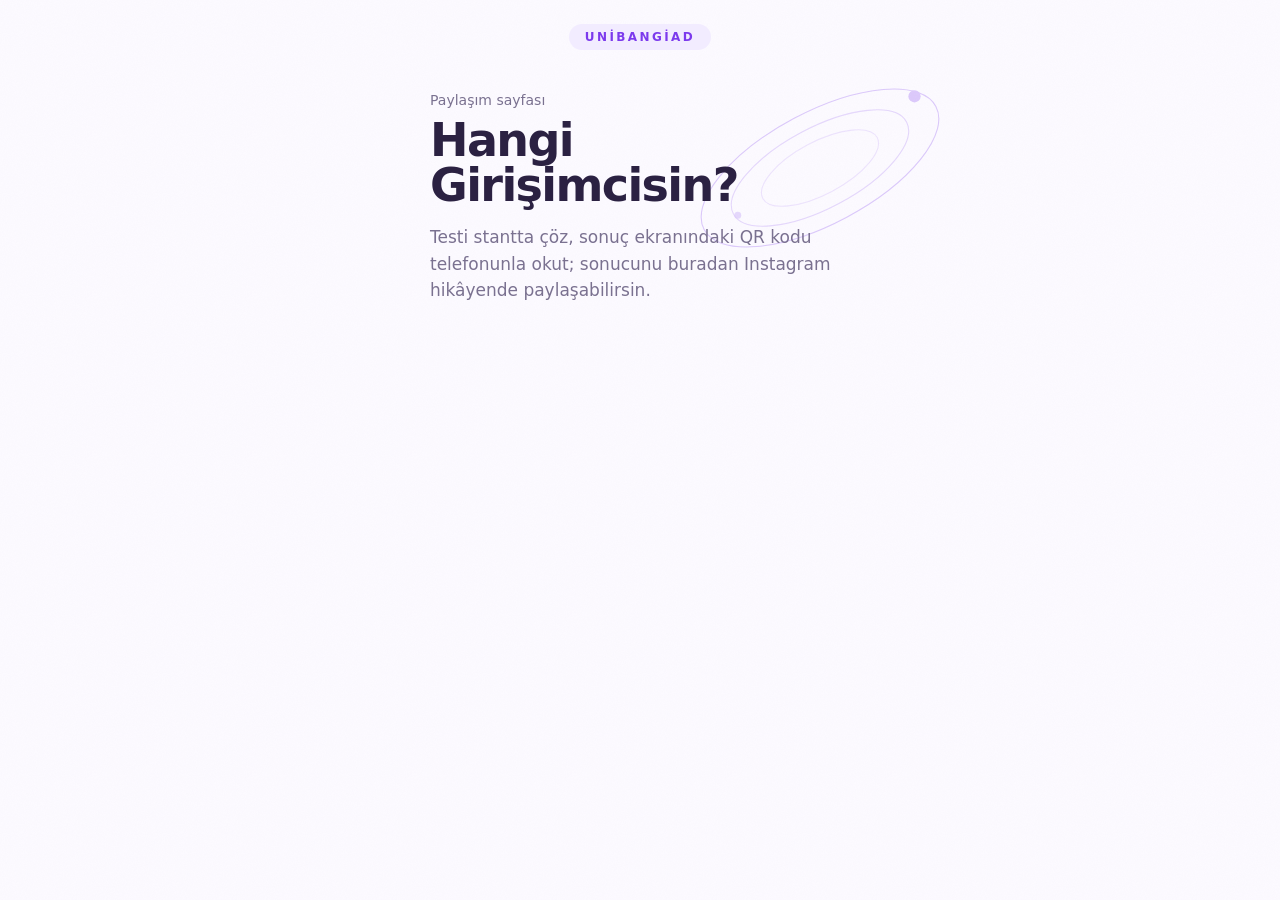
<file: index.html>
<!doctype html>
<html lang="tr">
<head>
<meta charset="utf-8">
<meta name="viewport" content="width=device-width, initial-scale=1, viewport-fit=cover">
<title>Hangi Girişimcisin?</title>
<meta name="description" content="Karar verme şeklin, risk algın ve çalışma tarzın hangi girişimciyle örtüşüyor? 10 kısa soru, 2 dakika.">
<meta name="robots" content="noindex">
<meta name="theme-color" content="#fcfaff">
<meta name="color-scheme" content="light">
<link rel="stylesheet" href="https://arifemre1939.github.io/hangi-girisimcisin-paylas/stil.css">
<link rel="icon" type="image/svg+xml" href="https://arifemre1939.github.io/hangi-girisimcisin-paylas/ikon.svg">
</head>
<body>
<main>
  <p class="marka" translate="no">UNİBANGİAD</p>
  <section class="giris">
    <svg viewBox="0 0 320 320" fill="none" aria-hidden="true" class="pointer-events-none select-none yorunge"><g transform="rotate(-28 160 160)" stroke="currentColor" stroke-width="1.25"><ellipse cx="160" cy="160" rx="150" ry="64"></ellipse><ellipse cx="160" cy="160" rx="112" ry="46" opacity="0.7"></ellipse><ellipse cx="160" cy="160" rx="74" ry="30" opacity="0.45"></ellipse></g><circle cx="268" cy="78" r="7" fill="currentColor"></circle><circle cx="66" cy="214" r="4" fill="currentColor" opacity="0.7"></circle></svg>
    <p class="etiket">Paylaşım sayfası</p>
    <h1>Hangi Girişimcisin?</h1>
    <p class="metin">Testi stantta çöz, sonuç ekranındaki QR kodu telefonunla okut; sonucunu buradan Instagram hikâyende paylaşabilirsin.</p>
  </section>
</main>
</body>
</html>
</file>
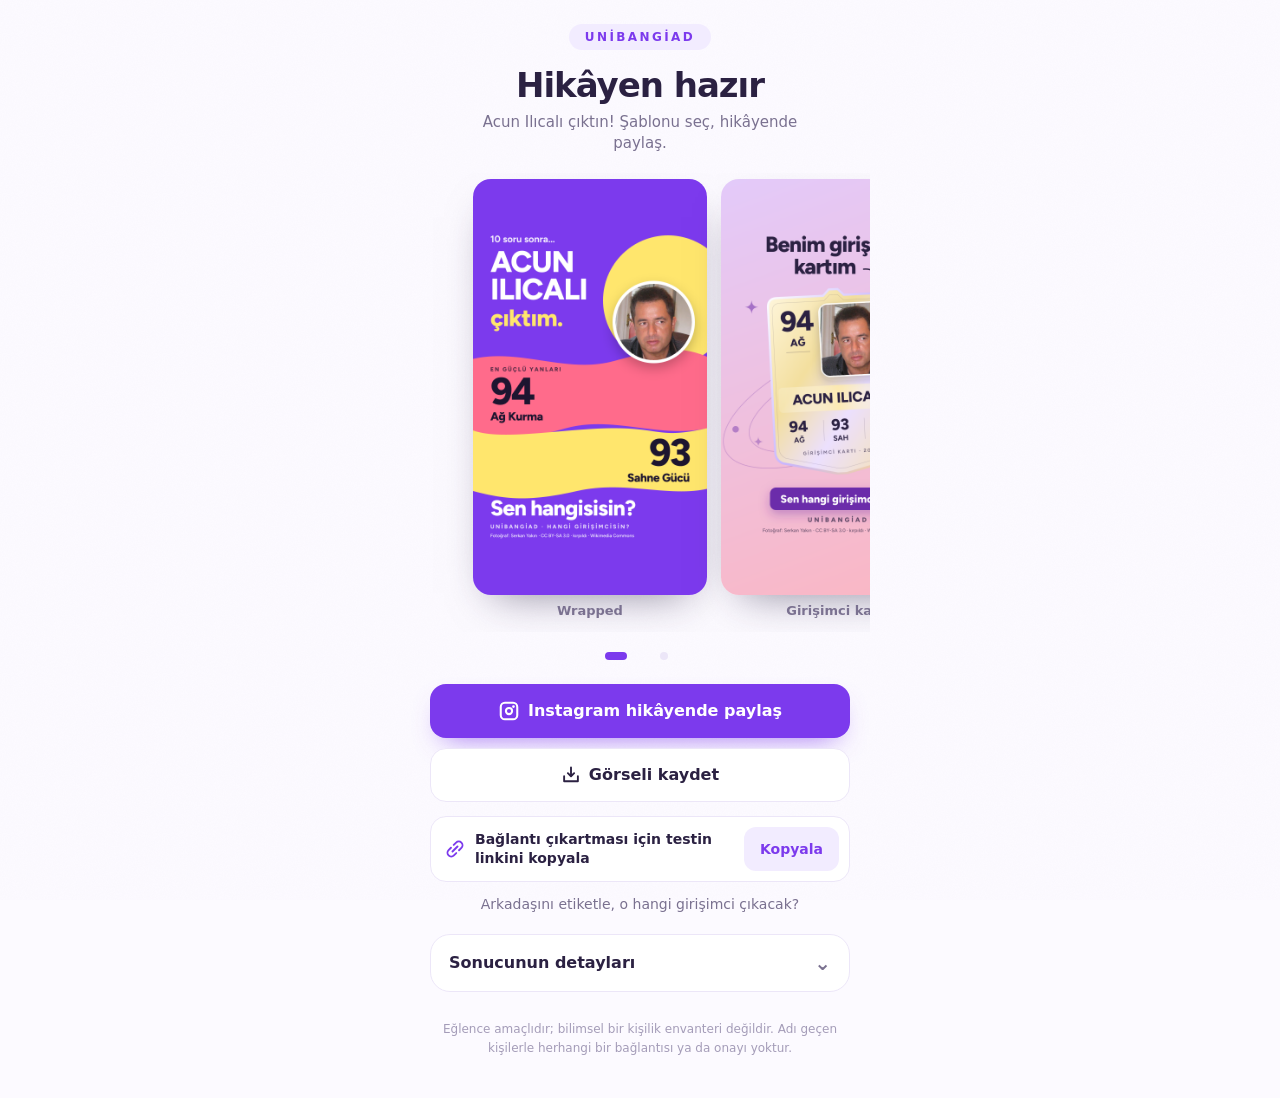
<file: acun-ilicali/index.html>
<!doctype html>
<html lang="tr">
<head>
<meta charset="utf-8">
<meta name="viewport" content="width=device-width, initial-scale=1, viewport-fit=cover">
<title>Acun Ilıcalı çıktım! — Hangi Girişimcisin?</title>
<meta name="description" content="Sen bir program yapmazsın, milyonları aynı saatte ekran başına toplarsın.">
<meta name="robots" content="noindex">
<meta name="theme-color" content="#fcfaff">
<meta name="color-scheme" content="light">
<link rel="stylesheet" href="../stil.css">
<link rel="icon" type="image/svg+xml" href="../ikon.svg">
<style>:root{--g1:#9333EA;--g2:#F43F5E}</style>
<meta property="og:title" content="Acun Ilıcalı çıktım! — Hangi Girişimcisin?">
<meta property="og:description" content="Sen bir program yapmazsın, milyonları aynı saatte ekran başına toplarsın.">
<meta property="og:image" content="https://arifemre1939.github.io/hangi-girisimcisin-paylas/acun-ilicali/hikaye-wrapped.png">
<script src="../paylas.js" defer></script>
</head>
<body>
<main class="paylas-sayfa">
  <p class="marka" translate="no">UNİBANGİAD</p>
  <h1 class="baslik">Hikâyen hazır</h1>
  <p class="alt-baslik"><span translate="no">Acun Ilıcalı</span> çıktın! Şablonu seç, hikâyende paylaş.</p>

  <!-- Kaydırılabilir şablonlar: hangisi ortadaysa paylaş/kaydet onu kullanır (paylas.js). -->
  <div class="sablonlar" id="sablonlar" tabindex="0" aria-label="Hikâye şablonları, yana kaydırarak seç">
    <figure class="sablon" data-dosya="hikaye-wrapped.png"><img src="hikaye-wrapped.png" width="1080" height="1920" alt="Acun Ilıcalı — Wrapped hikâye görseli"><figcaption>Wrapped</figcaption></figure>
    <figure class="sablon" data-dosya="hikaye-kart.png"><img src="hikaye-kart.png" width="1080" height="1920" alt="Acun Ilıcalı — Girişimci kartı hikâye görseli"><figcaption>Girişimci kartı</figcaption></figure>
  </div>
  <div class="noktalar" id="noktalar"><button type="button" class="nokta aktif" data-i="0" aria-label="Wrapped şablonunu göster"></button><button type="button" class="nokta" data-i="1" aria-label="Girişimci kartı şablonunu göster"></button></div>

  <section class="eylemler">
    <button type="button" class="btn ana" id="paylas-btn"><svg xmlns="http://www.w3.org/2000/svg" width="22" height="22" fill="currentColor" viewBox="0 0 256 256" aria-hidden="true"><path d="M128,80a48,48,0,1,0,48,48A48.05,48.05,0,0,0,128,80Zm0,72a24,24,0,1,1,24-24A24,24,0,0,1,128,152ZM176,20H80A60.07,60.07,0,0,0,20,80v96a60.07,60.07,0,0,0,60,60h96a60.07,60.07,0,0,0,60-60V80A60.07,60.07,0,0,0,176,20Zm36,156a36,36,0,0,1-36,36H80a36,36,0,0,1-36-36V80A36,36,0,0,1,80,44h96a36,36,0,0,1,36,36ZM196,76a16,16,0,1,1-16-16A16,16,0,0,1,196,76Z"></path></svg>Instagram hikâyende paylaş</button>
    <a class="btn" id="kaydet" href="hikaye-wrapped.png" download="acun-ilicali-hikaye-wrapped.png"><svg xmlns="http://www.w3.org/2000/svg" width="20" height="20" fill="currentColor" viewBox="0 0 256 256" aria-hidden="true"><path d="M228,144v64a12,12,0,0,1-12,12H40a12,12,0,0,1-12-12V144a12,12,0,0,1,24,0v52H204V144a12,12,0,0,1,24,0Zm-108.49,8.49a12,12,0,0,0,17,0l40-40a12,12,0,0,0-17-17L140,115V32a12,12,0,0,0-24,0v83L96.49,95.51a12,12,0,0,0-17,17Z"></path></svg>Görseli kaydet</a>
    <div class="ipucu" id="ipucu" hidden>
      <p><strong>Görsel kaydedildi.</strong> Instagram'da yeni bir hikâye aç ve galeriden bu görseli seç.</p>
      <a href="instagram://story-camera">Instagram'ı aç →</a>
    </div>
    <div class="link-satir">
      <span class="link-ikon"><svg xmlns="http://www.w3.org/2000/svg" width="20" height="20" fill="currentColor" viewBox="0 0 256 256" aria-hidden="true"><path d="M87.5,151.52l64-64a12,12,0,0,1,17,17l-64,64a12,12,0,0,1-17-17Zm131-114a60.08,60.08,0,0,0-84.87,0L103.51,67.61a12,12,0,0,0,17,17l30.07-30.06a36,36,0,0,1,50.93,50.92L171.4,135.52a12,12,0,1,0,17,17l30.08-30.06A60.09,60.09,0,0,0,218.45,37.55ZM135.52,171.4l-30.07,30.08a36,36,0,0,1-50.92-50.93l30.06-30.07a12,12,0,0,0-17-17L37.55,133.58a60,60,0,0,0,84.88,84.87l30.06-30.07a12,12,0,0,0-17-17Z"></path></svg></span>
      <span class="link-metin">Bağlantı çıkartması için testin linkini kopyala</span>
      <button type="button" class="kopyala" id="link-kopyala">Kopyala</button>
    </div>
    <p class="link-yedek" id="link-yedek" hidden>Kopyalanamadı. Basılı tutup kopyala: <span class="secilebilir">https://hangigirisimcisin.duckdns.org</span></p>
    <p class="etiketle">Arkadaşını etiketle, o hangi girişimci çıkacak?</p>
  </section>

  <details class="detay">
    <summary>Sonucunun detayları</summary>
    <section class="kart">
      <div class="portre-alan">
      <svg viewBox="0 0 320 320" fill="none" aria-hidden="true" class="pointer-events-none select-none yorunge"><g transform="rotate(-28 160 160)" stroke="currentColor" stroke-width="1.25"><ellipse cx="160" cy="160" rx="150" ry="64"></ellipse><ellipse cx="160" cy="160" rx="112" ry="46" opacity="0.7"></ellipse><ellipse cx="160" cy="160" rx="74" ry="30" opacity="0.45"></ellipse></g><circle cx="268" cy="78" r="7" fill="currentColor"></circle><circle cx="66" cy="214" r="4" fill="currentColor" opacity="0.7"></circle></svg>
      <div class="portre"><img src="../kisiler/acun-ilicali.jpg" width="192" height="192" alt="Acun Ilıcalı"></div>
      <div class="halka" id="halka" hidden>
        <svg viewBox="0 0 96 96" aria-hidden="true"><circle class="iz-halka" cx="48" cy="48" r="40" fill="none" stroke-width="7"/><circle class="dolu-halka" id="halka-dolu" cx="48" cy="48" r="40" fill="none" stroke-width="7" stroke-linecap="round" stroke-dasharray="251.33" stroke-dashoffset="251.33"/></svg>
        <p><b id="uyum"></b><span>uyum</span></p>
      </div>
    </div>
      <p class="kunye">Fotoğraf: <a href="https://commons.wikimedia.org/wiki/File:AcunIl%C4%B1cal%C4%B1.jpg" target="_blank" rel="noopener">Serkan Yakın</a> · <a href="https://creativecommons.org/licenses/by-sa/3.0/" target="_blank" rel="noopener">CC BY-SA 3.0</a> · kırpıldı · <a href="https://commons.wikimedia.org/wiki/File:AcunIl%C4%B1cal%C4%B1.jpg" target="_blank" rel="noopener">Wikimedia Commons</a></p>
      <h2 class="kisi-adi" translate="no">Acun Ilıcalı</h2>
      <p class="unvan">Acun Medya'nın kurucusu</p>
      <p class="slogan">“Sen bir program yapmazsın, milyonları aynı saatte ekran başına toplarsın.”</p>
      <ul class="etiketler" aria-label="Güçlü yanların"><li>Sahne hâkimiyeti</li><li>Anlaşma yapma</li><li>Cesur yatırım</li></ul>
    </section>
    <section class="profil" id="profil" hidden>
      <h2>Senin profilin</h2>
      <p class="alt">Cevaplarının 7 eksende dağılımı</p>
      <div id="cubuklar"></div>
    </section>
  </details>

  <footer>
    Eğlence amaçlıdır; bilimsel bir kişilik envanteri değildir. Adı geçen kişilerle
    herhangi bir bağlantısı ya da onayı yoktur.
  </footer>
</main>
<script type="application/json" id="veri">{"slug":"acun-ilicali","name":"Acun Ilıcalı","axes":[{"id":"vizyon","label":"Vizyon","color":"#8B5CF6","icon":"\u003csvg xmlns=\"http://www.w3.org/2000/svg\" width=\"20\" height=\"20\" fill=\"currentColor\" viewBox=\"0 0 256 256\" aria-hidden=\"true\">\u003cpath d=\"M237.2,151.87v0a47.1,47.1,0,0,0-2.35-5.45L193.26,51.8a7.82,7.82,0,0,0-1.66-2.44,32,32,0,0,0-45.26,0A8,8,0,0,0,144,55V80H112V55a8,8,0,0,0-2.34-5.66,32,32,0,0,0-45.26,0,7.82,7.82,0,0,0-1.66,2.44L21.15,146.4a47.1,47.1,0,0,0-2.35,5.45v0A48,48,0,1,0,112,168V96h32v72a48,48,0,1,0,93.2-16.13ZM76.71,59.75a16,16,0,0,1,19.29-1v73.51a47.9,47.9,0,0,0-46.79-9.92ZM64,200a32,32,0,1,1,32-32A32,32,0,0,1,64,200ZM160,58.74a16,16,0,0,1,19.29,1l27.5,62.58A47.9,47.9,0,0,0,160,132.25ZM192,200a32,32,0,1,1,32-32A32,32,0,0,1,192,200Z\">\u003c/path>\u003c/svg>"},{"id":"risk","label":"Risk İştahı","color":"#EF4444","icon":"\u003csvg xmlns=\"http://www.w3.org/2000/svg\" width=\"20\" height=\"20\" fill=\"currentColor\" viewBox=\"0 0 256 256\" aria-hidden=\"true\">\u003cpath d=\"M192,32H64A32,32,0,0,0,32,64V192a32,32,0,0,0,32,32H192a32,32,0,0,0,32-32V64A32,32,0,0,0,192,32Zm16,160a16,16,0,0,1-16,16H64a16,16,0,0,1-16-16V64A16,16,0,0,1,64,48H192a16,16,0,0,1,16,16ZM104,92A12,12,0,1,1,92,80,12,12,0,0,1,104,92Zm72,0a12,12,0,1,1-12-12A12,12,0,0,1,176,92Zm-72,72a12,12,0,1,1-12-12A12,12,0,0,1,104,164Zm36-36a12,12,0,1,1-12-12A12,12,0,0,1,140,128Zm36,36a12,12,0,1,1-12-12A12,12,0,0,1,176,164Z\">\u003c/path>\u003c/svg>"},{"id":"analiz","label":"Analitik Düşünce","color":"#0EA5E9","icon":"\u003csvg xmlns=\"http://www.w3.org/2000/svg\" width=\"20\" height=\"20\" fill=\"currentColor\" viewBox=\"0 0 256 256\" aria-hidden=\"true\">\u003cpath d=\"M224,200h-8V40a8,8,0,0,0-8-8H152a8,8,0,0,0-8,8V80H96a8,8,0,0,0-8,8v40H48a8,8,0,0,0-8,8v64H32a8,8,0,0,0,0,16H224a8,8,0,0,0,0-16ZM160,48h40V200H160ZM104,96h40V200H104ZM56,144H88v56H56Z\">\u003c/path>\u003c/svg>"},{"id":"yaratici","label":"Yaratıcılık","color":"#F59E0B","icon":"\u003csvg xmlns=\"http://www.w3.org/2000/svg\" width=\"20\" height=\"20\" fill=\"currentColor\" viewBox=\"0 0 256 256\" aria-hidden=\"true\">\u003cpath d=\"M200.77,53.89A103.27,103.27,0,0,0,128,24h-1.07A104,104,0,0,0,24,128c0,43,26.58,79.06,69.36,94.17A32,32,0,0,0,136,192a16,16,0,0,1,16-16h46.21a31.81,31.81,0,0,0,31.2-24.88,104.43,104.43,0,0,0,2.59-24A103.28,103.28,0,0,0,200.77,53.89Zm13,93.71A15.89,15.89,0,0,1,198.21,160H152a32,32,0,0,0-32,32,16,16,0,0,1-21.31,15.07C62.49,194.3,40,164,40,128a88,88,0,0,1,87.09-88h.9a88.35,88.35,0,0,1,88,87.25A88.86,88.86,0,0,1,213.81,147.6ZM140,76a12,12,0,1,1-12-12A12,12,0,0,1,140,76ZM96,100A12,12,0,1,1,84,88,12,12,0,0,1,96,100Zm0,56a12,12,0,1,1-12-12A12,12,0,0,1,96,156Zm88-56a12,12,0,1,1-12-12A12,12,0,0,1,184,100Z\">\u003c/path>\u003c/svg>"},{"id":"ag","label":"Ağ Kurma","color":"#10B981","icon":"\u003csvg xmlns=\"http://www.w3.org/2000/svg\" width=\"20\" height=\"20\" fill=\"currentColor\" viewBox=\"0 0 256 256\" aria-hidden=\"true\">\u003cpath d=\"M254.3,107.91,228.78,56.85a16,16,0,0,0-21.47-7.15L182.44,62.13,130.05,48.27a8.14,8.14,0,0,0-4.1,0L73.56,62.13,48.69,49.7a16,16,0,0,0-21.47,7.15L1.7,107.9a16,16,0,0,0,7.15,21.47l27,13.51,55.49,39.63a8.06,8.06,0,0,0,2.71,1.25l64,16a8,8,0,0,0,7.6-2.1l55.07-55.08,26.42-13.21a16,16,0,0,0,7.15-21.46Zm-54.89,33.37L165,113.72a8,8,0,0,0-10.68.61C136.51,132.27,116.66,130,104,122L147.24,80h31.81l27.21,54.41ZM41.53,64,62,74.22,36.43,125.27,16,115.06Zm116,119.13L99.42,168.61l-49.2-35.14,28-56L128,64.28l9.8,2.59-45,43.68-.08.09a16,16,0,0,0,2.72,24.81c20.56,13.13,45.37,11,64.91-5L188,152.66Zm62-57.87-25.52-51L214.47,64,240,115.06Zm-87.75,92.67a8,8,0,0,1-7.75,6.06,8.13,8.13,0,0,1-1.95-.24L80.41,213.33a7.89,7.89,0,0,1-2.71-1.25L51.35,193.26a8,8,0,0,1,9.3-13l25.11,17.94L126,208.24A8,8,0,0,1,131.82,217.94Z\">\u003c/path>\u003c/svg>"},{"id":"uygulama","label":"Uygulama Gücü","color":"#F43F5E","icon":"\u003csvg xmlns=\"http://www.w3.org/2000/svg\" width=\"20\" height=\"20\" fill=\"currentColor\" viewBox=\"0 0 256 256\" aria-hidden=\"true\">\u003cpath d=\"M128,80a48,48,0,1,0,48,48A48.05,48.05,0,0,0,128,80Zm0,80a32,32,0,1,1,32-32A32,32,0,0,1,128,160Zm88-29.84q.06-2.16,0-4.32l14.92-18.64a8,8,0,0,0,1.48-7.06,107.21,107.21,0,0,0-10.88-26.25,8,8,0,0,0-6-3.93l-23.72-2.64q-1.48-1.56-3-3L186,40.54a8,8,0,0,0-3.94-6,107.71,107.71,0,0,0-26.25-10.87,8,8,0,0,0-7.06,1.49L130.16,40Q128,40,125.84,40L107.2,25.11a8,8,0,0,0-7.06-1.48A107.6,107.6,0,0,0,73.89,34.51a8,8,0,0,0-3.93,6L67.32,64.27q-1.56,1.49-3,3L40.54,70a8,8,0,0,0-6,3.94,107.71,107.71,0,0,0-10.87,26.25,8,8,0,0,0,1.49,7.06L40,125.84Q40,128,40,130.16L25.11,148.8a8,8,0,0,0-1.48,7.06,107.21,107.21,0,0,0,10.88,26.25,8,8,0,0,0,6,3.93l23.72,2.64q1.49,1.56,3,3L70,215.46a8,8,0,0,0,3.94,6,107.71,107.71,0,0,0,26.25,10.87,8,8,0,0,0,7.06-1.49L125.84,216q2.16.06,4.32,0l18.64,14.92a8,8,0,0,0,7.06,1.48,107.21,107.21,0,0,0,26.25-10.88,8,8,0,0,0,3.93-6l2.64-23.72q1.56-1.48,3-3L215.46,186a8,8,0,0,0,6-3.94,107.71,107.71,0,0,0,10.87-26.25,8,8,0,0,0-1.49-7.06Zm-16.1-6.5a73.93,73.93,0,0,1,0,8.68,8,8,0,0,0,1.74,5.48l14.19,17.73a91.57,91.57,0,0,1-6.23,15L187,173.11a8,8,0,0,0-5.1,2.64,74.11,74.11,0,0,1-6.14,6.14,8,8,0,0,0-2.64,5.1l-2.51,22.58a91.32,91.32,0,0,1-15,6.23l-17.74-14.19a8,8,0,0,0-5-1.75h-.48a73.93,73.93,0,0,1-8.68,0,8,8,0,0,0-5.48,1.74L100.45,215.8a91.57,91.57,0,0,1-15-6.23L82.89,187a8,8,0,0,0-2.64-5.1,74.11,74.11,0,0,1-6.14-6.14,8,8,0,0,0-5.1-2.64L46.43,170.6a91.32,91.32,0,0,1-6.23-15l14.19-17.74a8,8,0,0,0,1.74-5.48,73.93,73.93,0,0,1,0-8.68,8,8,0,0,0-1.74-5.48L40.2,100.45a91.57,91.57,0,0,1,6.23-15L69,82.89a8,8,0,0,0,5.1-2.64,74.11,74.11,0,0,1,6.14-6.14A8,8,0,0,0,82.89,69L85.4,46.43a91.32,91.32,0,0,1,15-6.23l17.74,14.19a8,8,0,0,0,5.48,1.74,73.93,73.93,0,0,1,8.68,0,8,8,0,0,0,5.48-1.74L155.55,40.2a91.57,91.57,0,0,1,15,6.23L173.11,69a8,8,0,0,0,2.64,5.1,74.11,74.11,0,0,1,6.14,6.14,8,8,0,0,0,5.1,2.64l22.58,2.51a91.32,91.32,0,0,1,6.23,15l-14.19,17.74A8,8,0,0,0,199.87,123.66Z\">\u003c/path>\u003c/svg>"},{"id":"sahne","label":"Sahne Gücü","color":"#D946EF","icon":"\u003csvg xmlns=\"http://www.w3.org/2000/svg\" width=\"20\" height=\"20\" fill=\"currentColor\" viewBox=\"0 0 256 256\" aria-hidden=\"true\">\u003cpath d=\"M168,16A72.07,72.07,0,0,0,96,88a73.29,73.29,0,0,0,.63,9.42L27.12,192.22A15.93,15.93,0,0,0,28.71,213L43,227.29a15.93,15.93,0,0,0,20.78,1.59l94.81-69.53A73.29,73.29,0,0,0,168,160a72,72,0,1,0,0-144Zm56,72a55.72,55.72,0,0,1-11.16,33.52L134.49,43.16A56,56,0,0,1,224,88ZM54.32,216,40,201.68,102.14,117A72.37,72.37,0,0,0,139,153.86ZM112,88a55.67,55.67,0,0,1,11.16-33.51l78.34,78.34A56,56,0,0,1,112,88Zm-2.35,58.34a8,8,0,0,1,0,11.31l-8,8a8,8,0,1,1-11.31-11.31l8-8A8,8,0,0,1,109.67,146.33Z\">\u003c/path>\u003c/svg>"}],"profile":[80,89,39,61,94,71,93],"weight":1,"link":"https://hangigirisimcisin.duckdns.org"}</script>
</body>
</html>
</file>
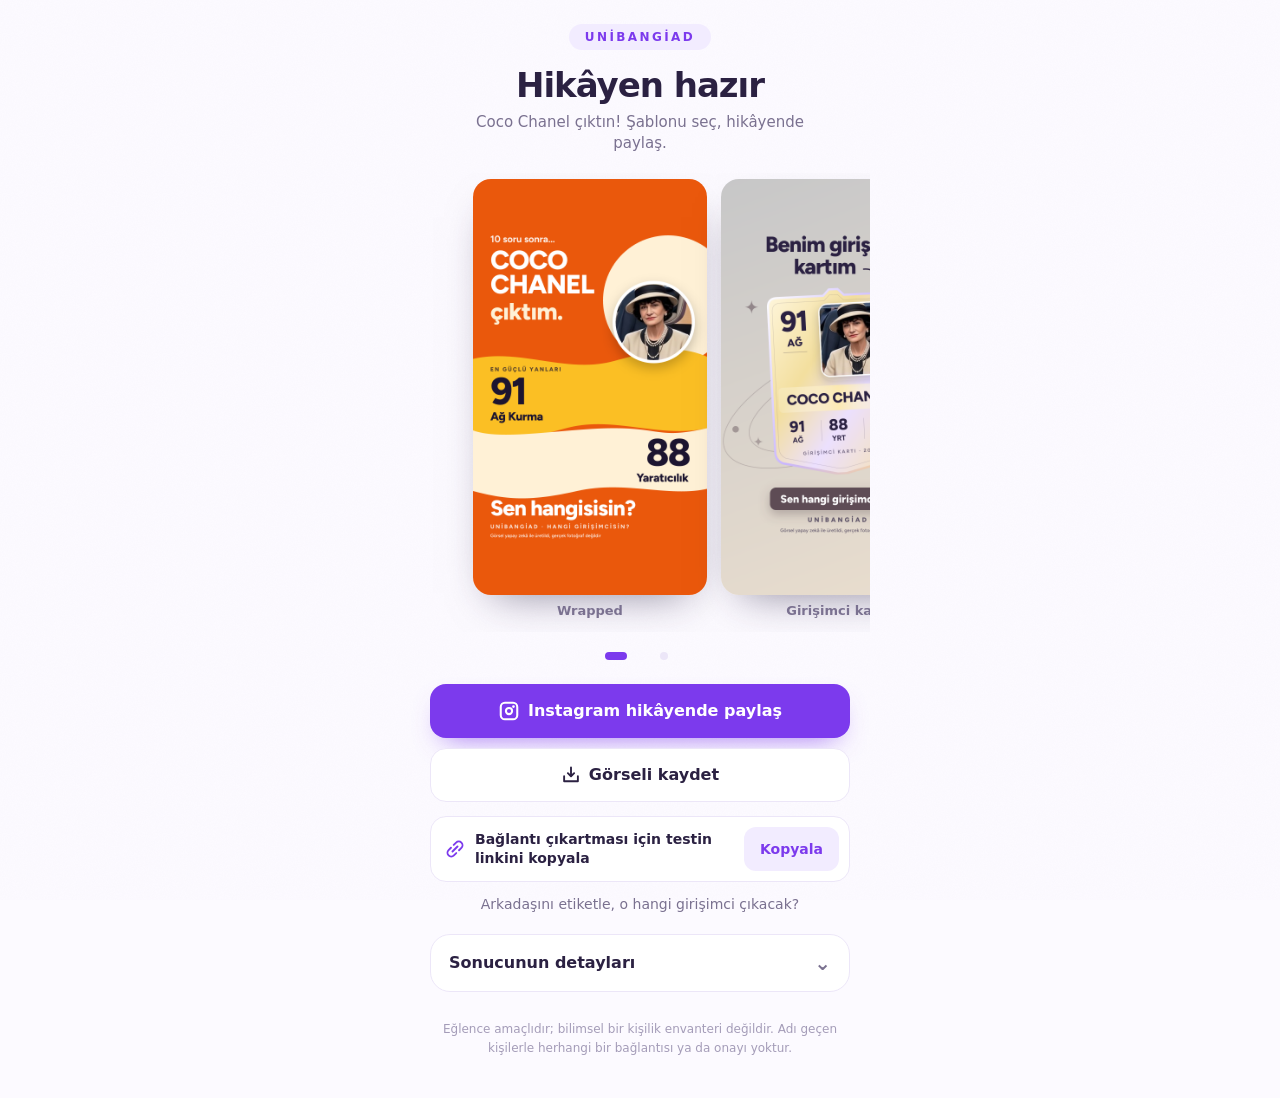
<file: coco-chanel/index.html>
<!doctype html>
<html lang="tr">
<head>
<meta charset="utf-8">
<meta name="viewport" content="width=device-width, initial-scale=1, viewport-fit=cover">
<title>Coco Chanel çıktım! — Hangi Girişimcisin?</title>
<meta name="description" content="Sen modayı takip etmezsin; insanlar senin bir sonraki adımını takip eder.">
<meta name="robots" content="noindex">
<meta name="theme-color" content="#fcfaff">
<meta name="color-scheme" content="light">
<link rel="stylesheet" href="../stil.css">
<link rel="icon" type="image/svg+xml" href="../ikon.svg">
<style>:root{--g1:#27272A;--g2:#C8A97E}</style>
<meta property="og:title" content="Coco Chanel çıktım! — Hangi Girişimcisin?">
<meta property="og:description" content="Sen modayı takip etmezsin; insanlar senin bir sonraki adımını takip eder.">
<meta property="og:image" content="https://arifemre1939.github.io/hangi-girisimcisin-paylas/coco-chanel/hikaye-wrapped.png">
<script src="../paylas.js" defer></script>
</head>
<body>
<main class="paylas-sayfa">
  <p class="marka" translate="no">UNİBANGİAD</p>
  <h1 class="baslik">Hikâyen hazır</h1>
  <p class="alt-baslik"><span translate="no">Coco Chanel</span> çıktın! Şablonu seç, hikâyende paylaş.</p>

  <!-- Kaydırılabilir şablonlar: hangisi ortadaysa paylaş/kaydet onu kullanır (paylas.js). -->
  <div class="sablonlar" id="sablonlar" tabindex="0" aria-label="Hikâye şablonları, yana kaydırarak seç">
    <figure class="sablon" data-dosya="hikaye-wrapped.png"><img src="hikaye-wrapped.png" width="1080" height="1920" alt="Coco Chanel — Wrapped hikâye görseli"><figcaption>Wrapped</figcaption></figure>
    <figure class="sablon" data-dosya="hikaye-kart.png"><img src="hikaye-kart.png" width="1080" height="1920" alt="Coco Chanel — Girişimci kartı hikâye görseli"><figcaption>Girişimci kartı</figcaption></figure>
  </div>
  <div class="noktalar" id="noktalar"><button type="button" class="nokta aktif" data-i="0" aria-label="Wrapped şablonunu göster"></button><button type="button" class="nokta" data-i="1" aria-label="Girişimci kartı şablonunu göster"></button></div>

  <section class="eylemler">
    <button type="button" class="btn ana" id="paylas-btn"><svg xmlns="http://www.w3.org/2000/svg" width="22" height="22" fill="currentColor" viewBox="0 0 256 256" aria-hidden="true"><path d="M128,80a48,48,0,1,0,48,48A48.05,48.05,0,0,0,128,80Zm0,72a24,24,0,1,1,24-24A24,24,0,0,1,128,152ZM176,20H80A60.07,60.07,0,0,0,20,80v96a60.07,60.07,0,0,0,60,60h96a60.07,60.07,0,0,0,60-60V80A60.07,60.07,0,0,0,176,20Zm36,156a36,36,0,0,1-36,36H80a36,36,0,0,1-36-36V80A36,36,0,0,1,80,44h96a36,36,0,0,1,36,36ZM196,76a16,16,0,1,1-16-16A16,16,0,0,1,196,76Z"></path></svg>Instagram hikâyende paylaş</button>
    <a class="btn" id="kaydet" href="hikaye-wrapped.png" download="coco-chanel-hikaye-wrapped.png"><svg xmlns="http://www.w3.org/2000/svg" width="20" height="20" fill="currentColor" viewBox="0 0 256 256" aria-hidden="true"><path d="M228,144v64a12,12,0,0,1-12,12H40a12,12,0,0,1-12-12V144a12,12,0,0,1,24,0v52H204V144a12,12,0,0,1,24,0Zm-108.49,8.49a12,12,0,0,0,17,0l40-40a12,12,0,0,0-17-17L140,115V32a12,12,0,0,0-24,0v83L96.49,95.51a12,12,0,0,0-17,17Z"></path></svg>Görseli kaydet</a>
    <div class="ipucu" id="ipucu" hidden>
      <p><strong>Görsel kaydedildi.</strong> Instagram'da yeni bir hikâye aç ve galeriden bu görseli seç.</p>
      <a href="instagram://story-camera">Instagram'ı aç →</a>
    </div>
    <div class="link-satir">
      <span class="link-ikon"><svg xmlns="http://www.w3.org/2000/svg" width="20" height="20" fill="currentColor" viewBox="0 0 256 256" aria-hidden="true"><path d="M87.5,151.52l64-64a12,12,0,0,1,17,17l-64,64a12,12,0,0,1-17-17Zm131-114a60.08,60.08,0,0,0-84.87,0L103.51,67.61a12,12,0,0,0,17,17l30.07-30.06a36,36,0,0,1,50.93,50.92L171.4,135.52a12,12,0,1,0,17,17l30.08-30.06A60.09,60.09,0,0,0,218.45,37.55ZM135.52,171.4l-30.07,30.08a36,36,0,0,1-50.92-50.93l30.06-30.07a12,12,0,0,0-17-17L37.55,133.58a60,60,0,0,0,84.88,84.87l30.06-30.07a12,12,0,0,0-17-17Z"></path></svg></span>
      <span class="link-metin">Bağlantı çıkartması için testin linkini kopyala</span>
      <button type="button" class="kopyala" id="link-kopyala">Kopyala</button>
    </div>
    <p class="link-yedek" id="link-yedek" hidden>Kopyalanamadı. Basılı tutup kopyala: <span class="secilebilir">https://hangigirisimcisin.duckdns.org</span></p>
    <p class="etiketle">Arkadaşını etiketle, o hangi girişimci çıkacak?</p>
  </section>

  <details class="detay">
    <summary>Sonucunun detayları</summary>
    <section class="kart">
      <div class="portre-alan">
      <svg viewBox="0 0 320 320" fill="none" aria-hidden="true" class="pointer-events-none select-none yorunge"><g transform="rotate(-28 160 160)" stroke="currentColor" stroke-width="1.25"><ellipse cx="160" cy="160" rx="150" ry="64"></ellipse><ellipse cx="160" cy="160" rx="112" ry="46" opacity="0.7"></ellipse><ellipse cx="160" cy="160" rx="74" ry="30" opacity="0.45"></ellipse></g><circle cx="268" cy="78" r="7" fill="currentColor"></circle><circle cx="66" cy="214" r="4" fill="currentColor" opacity="0.7"></circle></svg>
      <div class="portre"><img src="../kisiler/coco-chanel.jpg" width="192" height="192" alt="Coco Chanel (yapay zekâ ile üretilmiş görsel)"></div>
      <div class="halka" id="halka" hidden>
        <svg viewBox="0 0 96 96" aria-hidden="true"><circle class="iz-halka" cx="48" cy="48" r="40" fill="none" stroke-width="7"/><circle class="dolu-halka" id="halka-dolu" cx="48" cy="48" r="40" fill="none" stroke-width="7" stroke-linecap="round" stroke-dasharray="251.33" stroke-dashoffset="251.33"/></svg>
        <p><b id="uyum"></b><span>uyum</span></p>
      </div>
    </div>
      <p class="kunye">Görsel yapay zekâ ile üretilmiştir, gerçek bir fotoğraf değildir.</p>
      <h2 class="kisi-adi" translate="no">Coco Chanel</h2>
      <p class="unvan">Chanel moda evinin kurucusu</p>
      <p class="slogan">“Sen modayı takip etmezsin; insanlar senin bir sonraki adımını takip eder.”</p>
      <ul class="etiketler" aria-label="Güçlü yanların"><li>Kendine has stil</li><li>Sadelik</li><li>Doğru çevre</li></ul>
    </section>
    <section class="profil" id="profil" hidden>
      <h2>Senin profilin</h2>
      <p class="alt">Cevaplarının 7 eksende dağılımı</p>
      <div id="cubuklar"></div>
    </section>
  </details>

  <footer>
    Eğlence amaçlıdır; bilimsel bir kişilik envanteri değildir. Adı geçen kişilerle
    herhangi bir bağlantısı ya da onayı yoktur.
  </footer>
</main>
<script type="application/json" id="veri">{"slug":"coco-chanel","name":"Coco Chanel","axes":[{"id":"vizyon","label":"Vizyon","color":"#8B5CF6","icon":"\u003csvg xmlns=\"http://www.w3.org/2000/svg\" width=\"20\" height=\"20\" fill=\"currentColor\" viewBox=\"0 0 256 256\" aria-hidden=\"true\">\u003cpath d=\"M237.2,151.87v0a47.1,47.1,0,0,0-2.35-5.45L193.26,51.8a7.82,7.82,0,0,0-1.66-2.44,32,32,0,0,0-45.26,0A8,8,0,0,0,144,55V80H112V55a8,8,0,0,0-2.34-5.66,32,32,0,0,0-45.26,0,7.82,7.82,0,0,0-1.66,2.44L21.15,146.4a47.1,47.1,0,0,0-2.35,5.45v0A48,48,0,1,0,112,168V96h32v72a48,48,0,1,0,93.2-16.13ZM76.71,59.75a16,16,0,0,1,19.29-1v73.51a47.9,47.9,0,0,0-46.79-9.92ZM64,200a32,32,0,1,1,32-32A32,32,0,0,1,64,200ZM160,58.74a16,16,0,0,1,19.29,1l27.5,62.58A47.9,47.9,0,0,0,160,132.25ZM192,200a32,32,0,1,1,32-32A32,32,0,0,1,192,200Z\">\u003c/path>\u003c/svg>"},{"id":"risk","label":"Risk İştahı","color":"#EF4444","icon":"\u003csvg xmlns=\"http://www.w3.org/2000/svg\" width=\"20\" height=\"20\" fill=\"currentColor\" viewBox=\"0 0 256 256\" aria-hidden=\"true\">\u003cpath d=\"M192,32H64A32,32,0,0,0,32,64V192a32,32,0,0,0,32,32H192a32,32,0,0,0,32-32V64A32,32,0,0,0,192,32Zm16,160a16,16,0,0,1-16,16H64a16,16,0,0,1-16-16V64A16,16,0,0,1,64,48H192a16,16,0,0,1,16,16ZM104,92A12,12,0,1,1,92,80,12,12,0,0,1,104,92Zm72,0a12,12,0,1,1-12-12A12,12,0,0,1,176,92Zm-72,72a12,12,0,1,1-12-12A12,12,0,0,1,104,164Zm36-36a12,12,0,1,1-12-12A12,12,0,0,1,140,128Zm36,36a12,12,0,1,1-12-12A12,12,0,0,1,176,164Z\">\u003c/path>\u003c/svg>"},{"id":"analiz","label":"Analitik Düşünce","color":"#0EA5E9","icon":"\u003csvg xmlns=\"http://www.w3.org/2000/svg\" width=\"20\" height=\"20\" fill=\"currentColor\" viewBox=\"0 0 256 256\" aria-hidden=\"true\">\u003cpath d=\"M224,200h-8V40a8,8,0,0,0-8-8H152a8,8,0,0,0-8,8V80H96a8,8,0,0,0-8,8v40H48a8,8,0,0,0-8,8v64H32a8,8,0,0,0,0,16H224a8,8,0,0,0,0-16ZM160,48h40V200H160ZM104,96h40V200H104ZM56,144H88v56H56Z\">\u003c/path>\u003c/svg>"},{"id":"yaratici","label":"Yaratıcılık","color":"#F59E0B","icon":"\u003csvg xmlns=\"http://www.w3.org/2000/svg\" width=\"20\" height=\"20\" fill=\"currentColor\" viewBox=\"0 0 256 256\" aria-hidden=\"true\">\u003cpath d=\"M200.77,53.89A103.27,103.27,0,0,0,128,24h-1.07A104,104,0,0,0,24,128c0,43,26.58,79.06,69.36,94.17A32,32,0,0,0,136,192a16,16,0,0,1,16-16h46.21a31.81,31.81,0,0,0,31.2-24.88,104.43,104.43,0,0,0,2.59-24A103.28,103.28,0,0,0,200.77,53.89Zm13,93.71A15.89,15.89,0,0,1,198.21,160H152a32,32,0,0,0-32,32,16,16,0,0,1-21.31,15.07C62.49,194.3,40,164,40,128a88,88,0,0,1,87.09-88h.9a88.35,88.35,0,0,1,88,87.25A88.86,88.86,0,0,1,213.81,147.6ZM140,76a12,12,0,1,1-12-12A12,12,0,0,1,140,76ZM96,100A12,12,0,1,1,84,88,12,12,0,0,1,96,100Zm0,56a12,12,0,1,1-12-12A12,12,0,0,1,96,156Zm88-56a12,12,0,1,1-12-12A12,12,0,0,1,184,100Z\">\u003c/path>\u003c/svg>"},{"id":"ag","label":"Ağ Kurma","color":"#10B981","icon":"\u003csvg xmlns=\"http://www.w3.org/2000/svg\" width=\"20\" height=\"20\" fill=\"currentColor\" viewBox=\"0 0 256 256\" aria-hidden=\"true\">\u003cpath d=\"M254.3,107.91,228.78,56.85a16,16,0,0,0-21.47-7.15L182.44,62.13,130.05,48.27a8.14,8.14,0,0,0-4.1,0L73.56,62.13,48.69,49.7a16,16,0,0,0-21.47,7.15L1.7,107.9a16,16,0,0,0,7.15,21.47l27,13.51,55.49,39.63a8.06,8.06,0,0,0,2.71,1.25l64,16a8,8,0,0,0,7.6-2.1l55.07-55.08,26.42-13.21a16,16,0,0,0,7.15-21.46Zm-54.89,33.37L165,113.72a8,8,0,0,0-10.68.61C136.51,132.27,116.66,130,104,122L147.24,80h31.81l27.21,54.41ZM41.53,64,62,74.22,36.43,125.27,16,115.06Zm116,119.13L99.42,168.61l-49.2-35.14,28-56L128,64.28l9.8,2.59-45,43.68-.08.09a16,16,0,0,0,2.72,24.81c20.56,13.13,45.37,11,64.91-5L188,152.66Zm62-57.87-25.52-51L214.47,64,240,115.06Zm-87.75,92.67a8,8,0,0,1-7.75,6.06,8.13,8.13,0,0,1-1.95-.24L80.41,213.33a7.89,7.89,0,0,1-2.71-1.25L51.35,193.26a8,8,0,0,1,9.3-13l25.11,17.94L126,208.24A8,8,0,0,1,131.82,217.94Z\">\u003c/path>\u003c/svg>"},{"id":"uygulama","label":"Uygulama Gücü","color":"#F43F5E","icon":"\u003csvg xmlns=\"http://www.w3.org/2000/svg\" width=\"20\" height=\"20\" fill=\"currentColor\" viewBox=\"0 0 256 256\" aria-hidden=\"true\">\u003cpath d=\"M128,80a48,48,0,1,0,48,48A48.05,48.05,0,0,0,128,80Zm0,80a32,32,0,1,1,32-32A32,32,0,0,1,128,160Zm88-29.84q.06-2.16,0-4.32l14.92-18.64a8,8,0,0,0,1.48-7.06,107.21,107.21,0,0,0-10.88-26.25,8,8,0,0,0-6-3.93l-23.72-2.64q-1.48-1.56-3-3L186,40.54a8,8,0,0,0-3.94-6,107.71,107.71,0,0,0-26.25-10.87,8,8,0,0,0-7.06,1.49L130.16,40Q128,40,125.84,40L107.2,25.11a8,8,0,0,0-7.06-1.48A107.6,107.6,0,0,0,73.89,34.51a8,8,0,0,0-3.93,6L67.32,64.27q-1.56,1.49-3,3L40.54,70a8,8,0,0,0-6,3.94,107.71,107.71,0,0,0-10.87,26.25,8,8,0,0,0,1.49,7.06L40,125.84Q40,128,40,130.16L25.11,148.8a8,8,0,0,0-1.48,7.06,107.21,107.21,0,0,0,10.88,26.25,8,8,0,0,0,6,3.93l23.72,2.64q1.49,1.56,3,3L70,215.46a8,8,0,0,0,3.94,6,107.71,107.71,0,0,0,26.25,10.87,8,8,0,0,0,7.06-1.49L125.84,216q2.16.06,4.32,0l18.64,14.92a8,8,0,0,0,7.06,1.48,107.21,107.21,0,0,0,26.25-10.88,8,8,0,0,0,3.93-6l2.64-23.72q1.56-1.48,3-3L215.46,186a8,8,0,0,0,6-3.94,107.71,107.71,0,0,0,10.87-26.25,8,8,0,0,0-1.49-7.06Zm-16.1-6.5a73.93,73.93,0,0,1,0,8.68,8,8,0,0,0,1.74,5.48l14.19,17.73a91.57,91.57,0,0,1-6.23,15L187,173.11a8,8,0,0,0-5.1,2.64,74.11,74.11,0,0,1-6.14,6.14,8,8,0,0,0-2.64,5.1l-2.51,22.58a91.32,91.32,0,0,1-15,6.23l-17.74-14.19a8,8,0,0,0-5-1.75h-.48a73.93,73.93,0,0,1-8.68,0,8,8,0,0,0-5.48,1.74L100.45,215.8a91.57,91.57,0,0,1-15-6.23L82.89,187a8,8,0,0,0-2.64-5.1,74.11,74.11,0,0,1-6.14-6.14,8,8,0,0,0-5.1-2.64L46.43,170.6a91.32,91.32,0,0,1-6.23-15l14.19-17.74a8,8,0,0,0,1.74-5.48,73.93,73.93,0,0,1,0-8.68,8,8,0,0,0-1.74-5.48L40.2,100.45a91.57,91.57,0,0,1,6.23-15L69,82.89a8,8,0,0,0,5.1-2.64,74.11,74.11,0,0,1,6.14-6.14A8,8,0,0,0,82.89,69L85.4,46.43a91.32,91.32,0,0,1,15-6.23l17.74,14.19a8,8,0,0,0,5.48,1.74,73.93,73.93,0,0,1,8.68,0,8,8,0,0,0,5.48-1.74L155.55,40.2a91.57,91.57,0,0,1,15,6.23L173.11,69a8,8,0,0,0,2.64,5.1,74.11,74.11,0,0,1,6.14,6.14,8,8,0,0,0,5.1,2.64l22.58,2.51a91.32,91.32,0,0,1,6.23,15l-14.19,17.74A8,8,0,0,0,199.87,123.66Z\">\u003c/path>\u003c/svg>"},{"id":"sahne","label":"Sahne Gücü","color":"#D946EF","icon":"\u003csvg xmlns=\"http://www.w3.org/2000/svg\" width=\"20\" height=\"20\" fill=\"currentColor\" viewBox=\"0 0 256 256\" aria-hidden=\"true\">\u003cpath d=\"M168,16A72.07,72.07,0,0,0,96,88a73.29,73.29,0,0,0,.63,9.42L27.12,192.22A15.93,15.93,0,0,0,28.71,213L43,227.29a15.93,15.93,0,0,0,20.78,1.59l94.81-69.53A73.29,73.29,0,0,0,168,160a72,72,0,1,0,0-144Zm56,72a55.72,55.72,0,0,1-11.16,33.52L134.49,43.16A56,56,0,0,1,224,88ZM54.32,216,40,201.68,102.14,117A72.37,72.37,0,0,0,139,153.86ZM112,88a55.67,55.67,0,0,1,11.16-33.51l78.34,78.34A56,56,0,0,1,112,88Zm-2.35,58.34a8,8,0,0,1,0,11.31l-8,8a8,8,0,1,1-11.31-11.31l8-8A8,8,0,0,1,109.67,146.33Z\">\u003c/path>\u003c/svg>"}],"profile":[85,55,40,88,91,63,85],"weight":1,"link":"https://hangigirisimcisin.duckdns.org"}</script>
</body>
</html>
</file>
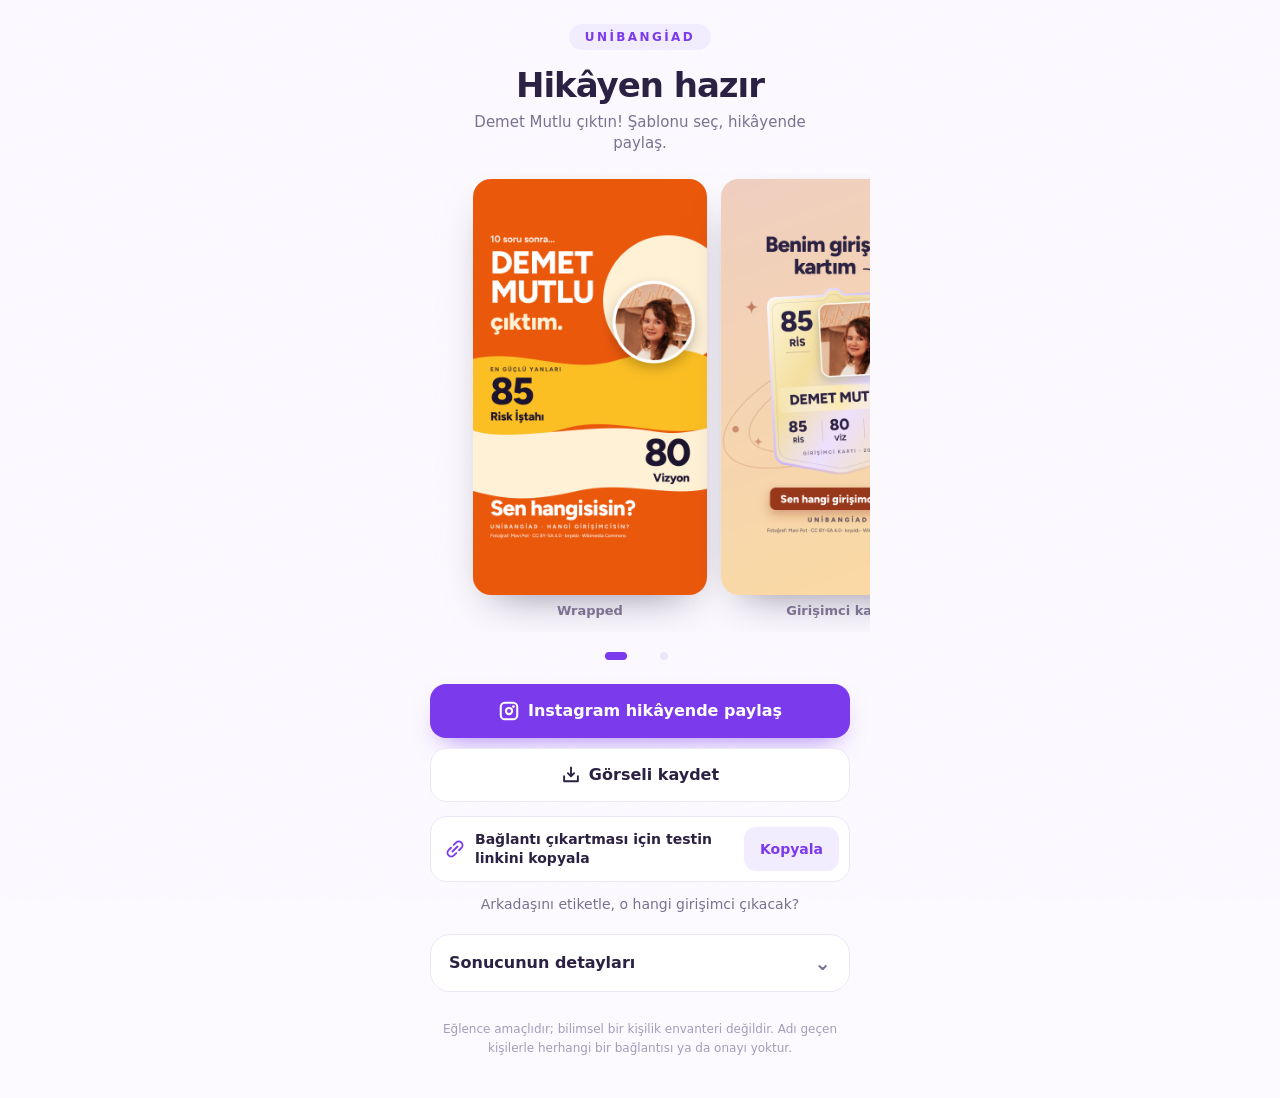
<file: demet-mutlu/index.html>
<!doctype html>
<html lang="tr">
<head>
<meta charset="utf-8">
<meta name="viewport" content="width=device-width, initial-scale=1, viewport-fit=cover">
<title>Demet Mutlu çıktım! — Hangi Girişimcisin?</title>
<meta name="description" content="Sen fırsatı görür görmez harekete geçer, rakipler toparlanmadan pazarı büyütürsün.">
<meta name="robots" content="noindex">
<meta name="theme-color" content="#fcfaff">
<meta name="color-scheme" content="light">
<link rel="stylesheet" href="../stil.css">
<link rel="icon" type="image/svg+xml" href="../ikon.svg">
<style>:root{--g1:#C2410C;--g2:#F59E0B}</style>
<meta property="og:title" content="Demet Mutlu çıktım! — Hangi Girişimcisin?">
<meta property="og:description" content="Sen fırsatı görür görmez harekete geçer, rakipler toparlanmadan pazarı büyütürsün.">
<meta property="og:image" content="https://arifemre1939.github.io/hangi-girisimcisin-paylas/demet-mutlu/hikaye-wrapped.png">
<script src="../paylas.js" defer></script>
</head>
<body>
<main class="paylas-sayfa">
  <p class="marka" translate="no">UNİBANGİAD</p>
  <h1 class="baslik">Hikâyen hazır</h1>
  <p class="alt-baslik"><span translate="no">Demet Mutlu</span> çıktın! Şablonu seç, hikâyende paylaş.</p>

  <!-- Kaydırılabilir şablonlar: hangisi ortadaysa paylaş/kaydet onu kullanır (paylas.js). -->
  <div class="sablonlar" id="sablonlar" tabindex="0" aria-label="Hikâye şablonları, yana kaydırarak seç">
    <figure class="sablon" data-dosya="hikaye-wrapped.png"><img src="hikaye-wrapped.png" width="1080" height="1920" alt="Demet Mutlu — Wrapped hikâye görseli"><figcaption>Wrapped</figcaption></figure>
    <figure class="sablon" data-dosya="hikaye-kart.png"><img src="hikaye-kart.png" width="1080" height="1920" alt="Demet Mutlu — Girişimci kartı hikâye görseli"><figcaption>Girişimci kartı</figcaption></figure>
  </div>
  <div class="noktalar" id="noktalar"><button type="button" class="nokta aktif" data-i="0" aria-label="Wrapped şablonunu göster"></button><button type="button" class="nokta" data-i="1" aria-label="Girişimci kartı şablonunu göster"></button></div>

  <section class="eylemler">
    <button type="button" class="btn ana" id="paylas-btn"><svg xmlns="http://www.w3.org/2000/svg" width="22" height="22" fill="currentColor" viewBox="0 0 256 256" aria-hidden="true"><path d="M128,80a48,48,0,1,0,48,48A48.05,48.05,0,0,0,128,80Zm0,72a24,24,0,1,1,24-24A24,24,0,0,1,128,152ZM176,20H80A60.07,60.07,0,0,0,20,80v96a60.07,60.07,0,0,0,60,60h96a60.07,60.07,0,0,0,60-60V80A60.07,60.07,0,0,0,176,20Zm36,156a36,36,0,0,1-36,36H80a36,36,0,0,1-36-36V80A36,36,0,0,1,80,44h96a36,36,0,0,1,36,36ZM196,76a16,16,0,1,1-16-16A16,16,0,0,1,196,76Z"></path></svg>Instagram hikâyende paylaş</button>
    <a class="btn" id="kaydet" href="hikaye-wrapped.png" download="demet-mutlu-hikaye-wrapped.png"><svg xmlns="http://www.w3.org/2000/svg" width="20" height="20" fill="currentColor" viewBox="0 0 256 256" aria-hidden="true"><path d="M228,144v64a12,12,0,0,1-12,12H40a12,12,0,0,1-12-12V144a12,12,0,0,1,24,0v52H204V144a12,12,0,0,1,24,0Zm-108.49,8.49a12,12,0,0,0,17,0l40-40a12,12,0,0,0-17-17L140,115V32a12,12,0,0,0-24,0v83L96.49,95.51a12,12,0,0,0-17,17Z"></path></svg>Görseli kaydet</a>
    <div class="ipucu" id="ipucu" hidden>
      <p><strong>Görsel kaydedildi.</strong> Instagram'da yeni bir hikâye aç ve galeriden bu görseli seç.</p>
      <a href="instagram://story-camera">Instagram'ı aç →</a>
    </div>
    <div class="link-satir">
      <span class="link-ikon"><svg xmlns="http://www.w3.org/2000/svg" width="20" height="20" fill="currentColor" viewBox="0 0 256 256" aria-hidden="true"><path d="M87.5,151.52l64-64a12,12,0,0,1,17,17l-64,64a12,12,0,0,1-17-17Zm131-114a60.08,60.08,0,0,0-84.87,0L103.51,67.61a12,12,0,0,0,17,17l30.07-30.06a36,36,0,0,1,50.93,50.92L171.4,135.52a12,12,0,1,0,17,17l30.08-30.06A60.09,60.09,0,0,0,218.45,37.55ZM135.52,171.4l-30.07,30.08a36,36,0,0,1-50.92-50.93l30.06-30.07a12,12,0,0,0-17-17L37.55,133.58a60,60,0,0,0,84.88,84.87l30.06-30.07a12,12,0,0,0-17-17Z"></path></svg></span>
      <span class="link-metin">Bağlantı çıkartması için testin linkini kopyala</span>
      <button type="button" class="kopyala" id="link-kopyala">Kopyala</button>
    </div>
    <p class="link-yedek" id="link-yedek" hidden>Kopyalanamadı. Basılı tutup kopyala: <span class="secilebilir">https://hangigirisimcisin.duckdns.org</span></p>
    <p class="etiketle">Arkadaşını etiketle, o hangi girişimci çıkacak?</p>
  </section>

  <details class="detay">
    <summary>Sonucunun detayları</summary>
    <section class="kart">
      <div class="portre-alan">
      <svg viewBox="0 0 320 320" fill="none" aria-hidden="true" class="pointer-events-none select-none yorunge"><g transform="rotate(-28 160 160)" stroke="currentColor" stroke-width="1.25"><ellipse cx="160" cy="160" rx="150" ry="64"></ellipse><ellipse cx="160" cy="160" rx="112" ry="46" opacity="0.7"></ellipse><ellipse cx="160" cy="160" rx="74" ry="30" opacity="0.45"></ellipse></g><circle cx="268" cy="78" r="7" fill="currentColor"></circle><circle cx="66" cy="214" r="4" fill="currentColor" opacity="0.7"></circle></svg>
      <div class="portre"><img src="../kisiler/demet-mutlu.jpg" width="192" height="192" alt="Demet Mutlu"></div>
      <div class="halka" id="halka" hidden>
        <svg viewBox="0 0 96 96" aria-hidden="true"><circle class="iz-halka" cx="48" cy="48" r="40" fill="none" stroke-width="7"/><circle class="dolu-halka" id="halka-dolu" cx="48" cy="48" r="40" fill="none" stroke-width="7" stroke-linecap="round" stroke-dasharray="251.33" stroke-dashoffset="251.33"/></svg>
        <p><b id="uyum"></b><span>uyum</span></p>
      </div>
    </div>
      <p class="kunye">Fotoğraf: <a href="https://commons.wikimedia.org/wiki/File:Demet_Mutlu_1080x1620.jpg" target="_blank" rel="noopener">Mavi Pot</a> · <a href="https://creativecommons.org/licenses/by-sa/4.0/" target="_blank" rel="noopener">CC BY-SA 4.0</a> · kırpıldı · <a href="https://commons.wikimedia.org/wiki/File:Demet_Mutlu_1080x1620.jpg" target="_blank" rel="noopener">Wikimedia Commons</a></p>
      <h2 class="kisi-adi" translate="no">Demet Mutlu</h2>
      <p class="unvan">Trendyol'un kurucusu</p>
      <p class="slogan">“Sen fırsatı görür görmez harekete geçer, rakipler toparlanmadan pazarı büyütürsün.”</p>
      <ul class="etiketler" aria-label="Güçlü yanların"><li>Hız</li><li>Ölçeklendirme</li><li>Cesur büyüme</li></ul>
    </section>
    <section class="profil" id="profil" hidden>
      <h2>Senin profilin</h2>
      <p class="alt">Cevaplarının 7 eksende dağılımı</p>
      <div id="cubuklar"></div>
    </section>
  </details>

  <footer>
    Eğlence amaçlıdır; bilimsel bir kişilik envanteri değildir. Adı geçen kişilerle
    herhangi bir bağlantısı ya da onayı yoktur.
  </footer>
</main>
<script type="application/json" id="veri">{"slug":"demet-mutlu","name":"Demet Mutlu","axes":[{"id":"vizyon","label":"Vizyon","color":"#8B5CF6","icon":"\u003csvg xmlns=\"http://www.w3.org/2000/svg\" width=\"20\" height=\"20\" fill=\"currentColor\" viewBox=\"0 0 256 256\" aria-hidden=\"true\">\u003cpath d=\"M237.2,151.87v0a47.1,47.1,0,0,0-2.35-5.45L193.26,51.8a7.82,7.82,0,0,0-1.66-2.44,32,32,0,0,0-45.26,0A8,8,0,0,0,144,55V80H112V55a8,8,0,0,0-2.34-5.66,32,32,0,0,0-45.26,0,7.82,7.82,0,0,0-1.66,2.44L21.15,146.4a47.1,47.1,0,0,0-2.35,5.45v0A48,48,0,1,0,112,168V96h32v72a48,48,0,1,0,93.2-16.13ZM76.71,59.75a16,16,0,0,1,19.29-1v73.51a47.9,47.9,0,0,0-46.79-9.92ZM64,200a32,32,0,1,1,32-32A32,32,0,0,1,64,200ZM160,58.74a16,16,0,0,1,19.29,1l27.5,62.58A47.9,47.9,0,0,0,160,132.25ZM192,200a32,32,0,1,1,32-32A32,32,0,0,1,192,200Z\">\u003c/path>\u003c/svg>"},{"id":"risk","label":"Risk İştahı","color":"#EF4444","icon":"\u003csvg xmlns=\"http://www.w3.org/2000/svg\" width=\"20\" height=\"20\" fill=\"currentColor\" viewBox=\"0 0 256 256\" aria-hidden=\"true\">\u003cpath d=\"M192,32H64A32,32,0,0,0,32,64V192a32,32,0,0,0,32,32H192a32,32,0,0,0,32-32V64A32,32,0,0,0,192,32Zm16,160a16,16,0,0,1-16,16H64a16,16,0,0,1-16-16V64A16,16,0,0,1,64,48H192a16,16,0,0,1,16,16ZM104,92A12,12,0,1,1,92,80,12,12,0,0,1,104,92Zm72,0a12,12,0,1,1-12-12A12,12,0,0,1,176,92Zm-72,72a12,12,0,1,1-12-12A12,12,0,0,1,104,164Zm36-36a12,12,0,1,1-12-12A12,12,0,0,1,140,128Zm36,36a12,12,0,1,1-12-12A12,12,0,0,1,176,164Z\">\u003c/path>\u003c/svg>"},{"id":"analiz","label":"Analitik Düşünce","color":"#0EA5E9","icon":"\u003csvg xmlns=\"http://www.w3.org/2000/svg\" width=\"20\" height=\"20\" fill=\"currentColor\" viewBox=\"0 0 256 256\" aria-hidden=\"true\">\u003cpath d=\"M224,200h-8V40a8,8,0,0,0-8-8H152a8,8,0,0,0-8,8V80H96a8,8,0,0,0-8,8v40H48a8,8,0,0,0-8,8v64H32a8,8,0,0,0,0,16H224a8,8,0,0,0,0-16ZM160,48h40V200H160ZM104,96h40V200H104ZM56,144H88v56H56Z\">\u003c/path>\u003c/svg>"},{"id":"yaratici","label":"Yaratıcılık","color":"#F59E0B","icon":"\u003csvg xmlns=\"http://www.w3.org/2000/svg\" width=\"20\" height=\"20\" fill=\"currentColor\" viewBox=\"0 0 256 256\" aria-hidden=\"true\">\u003cpath d=\"M200.77,53.89A103.27,103.27,0,0,0,128,24h-1.07A104,104,0,0,0,24,128c0,43,26.58,79.06,69.36,94.17A32,32,0,0,0,136,192a16,16,0,0,1,16-16h46.21a31.81,31.81,0,0,0,31.2-24.88,104.43,104.43,0,0,0,2.59-24A103.28,103.28,0,0,0,200.77,53.89Zm13,93.71A15.89,15.89,0,0,1,198.21,160H152a32,32,0,0,0-32,32,16,16,0,0,1-21.31,15.07C62.49,194.3,40,164,40,128a88,88,0,0,1,87.09-88h.9a88.35,88.35,0,0,1,88,87.25A88.86,88.86,0,0,1,213.81,147.6ZM140,76a12,12,0,1,1-12-12A12,12,0,0,1,140,76ZM96,100A12,12,0,1,1,84,88,12,12,0,0,1,96,100Zm0,56a12,12,0,1,1-12-12A12,12,0,0,1,96,156Zm88-56a12,12,0,1,1-12-12A12,12,0,0,1,184,100Z\">\u003c/path>\u003c/svg>"},{"id":"ag","label":"Ağ Kurma","color":"#10B981","icon":"\u003csvg xmlns=\"http://www.w3.org/2000/svg\" width=\"20\" height=\"20\" fill=\"currentColor\" viewBox=\"0 0 256 256\" aria-hidden=\"true\">\u003cpath d=\"M254.3,107.91,228.78,56.85a16,16,0,0,0-21.47-7.15L182.44,62.13,130.05,48.27a8.14,8.14,0,0,0-4.1,0L73.56,62.13,48.69,49.7a16,16,0,0,0-21.47,7.15L1.7,107.9a16,16,0,0,0,7.15,21.47l27,13.51,55.49,39.63a8.06,8.06,0,0,0,2.71,1.25l64,16a8,8,0,0,0,7.6-2.1l55.07-55.08,26.42-13.21a16,16,0,0,0,7.15-21.46Zm-54.89,33.37L165,113.72a8,8,0,0,0-10.68.61C136.51,132.27,116.66,130,104,122L147.24,80h31.81l27.21,54.41ZM41.53,64,62,74.22,36.43,125.27,16,115.06Zm116,119.13L99.42,168.61l-49.2-35.14,28-56L128,64.28l9.8,2.59-45,43.68-.08.09a16,16,0,0,0,2.72,24.81c20.56,13.13,45.37,11,64.91-5L188,152.66Zm62-57.87-25.52-51L214.47,64,240,115.06Zm-87.75,92.67a8,8,0,0,1-7.75,6.06,8.13,8.13,0,0,1-1.95-.24L80.41,213.33a7.89,7.89,0,0,1-2.71-1.25L51.35,193.26a8,8,0,0,1,9.3-13l25.11,17.94L126,208.24A8,8,0,0,1,131.82,217.94Z\">\u003c/path>\u003c/svg>"},{"id":"uygulama","label":"Uygulama Gücü","color":"#F43F5E","icon":"\u003csvg xmlns=\"http://www.w3.org/2000/svg\" width=\"20\" height=\"20\" fill=\"currentColor\" viewBox=\"0 0 256 256\" aria-hidden=\"true\">\u003cpath d=\"M128,80a48,48,0,1,0,48,48A48.05,48.05,0,0,0,128,80Zm0,80a32,32,0,1,1,32-32A32,32,0,0,1,128,160Zm88-29.84q.06-2.16,0-4.32l14.92-18.64a8,8,0,0,0,1.48-7.06,107.21,107.21,0,0,0-10.88-26.25,8,8,0,0,0-6-3.93l-23.72-2.64q-1.48-1.56-3-3L186,40.54a8,8,0,0,0-3.94-6,107.71,107.71,0,0,0-26.25-10.87,8,8,0,0,0-7.06,1.49L130.16,40Q128,40,125.84,40L107.2,25.11a8,8,0,0,0-7.06-1.48A107.6,107.6,0,0,0,73.89,34.51a8,8,0,0,0-3.93,6L67.32,64.27q-1.56,1.49-3,3L40.54,70a8,8,0,0,0-6,3.94,107.71,107.71,0,0,0-10.87,26.25,8,8,0,0,0,1.49,7.06L40,125.84Q40,128,40,130.16L25.11,148.8a8,8,0,0,0-1.48,7.06,107.21,107.21,0,0,0,10.88,26.25,8,8,0,0,0,6,3.93l23.72,2.64q1.49,1.56,3,3L70,215.46a8,8,0,0,0,3.94,6,107.71,107.71,0,0,0,26.25,10.87,8,8,0,0,0,7.06-1.49L125.84,216q2.16.06,4.32,0l18.64,14.92a8,8,0,0,0,7.06,1.48,107.21,107.21,0,0,0,26.25-10.88,8,8,0,0,0,3.93-6l2.64-23.72q1.56-1.48,3-3L215.46,186a8,8,0,0,0,6-3.94,107.71,107.71,0,0,0,10.87-26.25,8,8,0,0,0-1.49-7.06Zm-16.1-6.5a73.93,73.93,0,0,1,0,8.68,8,8,0,0,0,1.74,5.48l14.19,17.73a91.57,91.57,0,0,1-6.23,15L187,173.11a8,8,0,0,0-5.1,2.64,74.11,74.11,0,0,1-6.14,6.14,8,8,0,0,0-2.64,5.1l-2.51,22.58a91.32,91.32,0,0,1-15,6.23l-17.74-14.19a8,8,0,0,0-5-1.75h-.48a73.93,73.93,0,0,1-8.68,0,8,8,0,0,0-5.48,1.74L100.45,215.8a91.57,91.57,0,0,1-15-6.23L82.89,187a8,8,0,0,0-2.64-5.1,74.11,74.11,0,0,1-6.14-6.14,8,8,0,0,0-5.1-2.64L46.43,170.6a91.32,91.32,0,0,1-6.23-15l14.19-17.74a8,8,0,0,0,1.74-5.48,73.93,73.93,0,0,1,0-8.68,8,8,0,0,0-1.74-5.48L40.2,100.45a91.57,91.57,0,0,1,6.23-15L69,82.89a8,8,0,0,0,5.1-2.64,74.11,74.11,0,0,1,6.14-6.14A8,8,0,0,0,82.89,69L85.4,46.43a91.32,91.32,0,0,1,15-6.23l17.74,14.19a8,8,0,0,0,5.48,1.74,73.93,73.93,0,0,1,8.68,0,8,8,0,0,0,5.48-1.74L155.55,40.2a91.57,91.57,0,0,1,15,6.23L173.11,69a8,8,0,0,0,2.64,5.1,74.11,74.11,0,0,1,6.14,6.14,8,8,0,0,0,5.1,2.64l22.58,2.51a91.32,91.32,0,0,1,6.23,15l-14.19,17.74A8,8,0,0,0,199.87,123.66Z\">\u003c/path>\u003c/svg>"},{"id":"sahne","label":"Sahne Gücü","color":"#D946EF","icon":"\u003csvg xmlns=\"http://www.w3.org/2000/svg\" width=\"20\" height=\"20\" fill=\"currentColor\" viewBox=\"0 0 256 256\" aria-hidden=\"true\">\u003cpath d=\"M168,16A72.07,72.07,0,0,0,96,88a73.29,73.29,0,0,0,.63,9.42L27.12,192.22A15.93,15.93,0,0,0,28.71,213L43,227.29a15.93,15.93,0,0,0,20.78,1.59l94.81-69.53A73.29,73.29,0,0,0,168,160a72,72,0,1,0,0-144Zm56,72a55.72,55.72,0,0,1-11.16,33.52L134.49,43.16A56,56,0,0,1,224,88ZM54.32,216,40,201.68,102.14,117A72.37,72.37,0,0,0,139,153.86ZM112,88a55.67,55.67,0,0,1,11.16-33.51l78.34,78.34A56,56,0,0,1,112,88Zm-2.35,58.34a8,8,0,0,1,0,11.31l-8,8a8,8,0,1,1-11.31-11.31l8-8A8,8,0,0,1,109.67,146.33Z\">\u003c/path>\u003c/svg>"}],"profile":[80,85,65,69,70,80,48],"weight":1,"link":"https://hangigirisimcisin.duckdns.org"}</script>
</body>
</html>
</file>
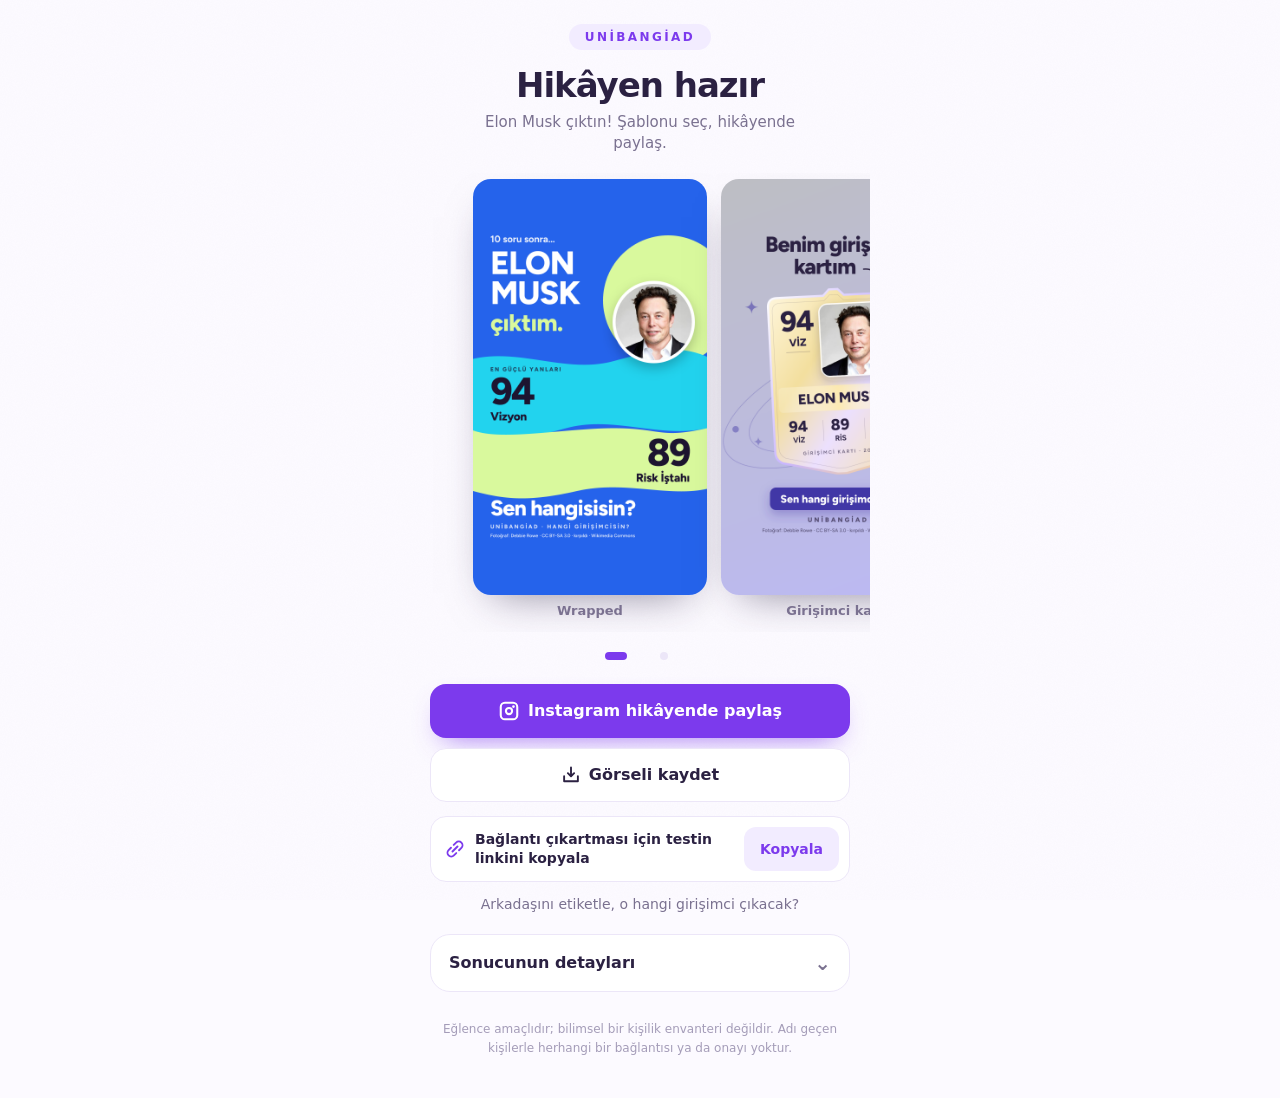
<file: elon-musk/index.html>
<!doctype html>
<html lang="tr">
<head>
<meta charset="utf-8">
<meta name="viewport" content="width=device-width, initial-scale=1, viewport-fit=cover">
<title>Elon Musk çıktım! — Hangi Girişimcisin?</title>
<meta name="description" content="Sen imkânsız denen hedefi seçer, sonra oraya giden yolu kendin inşa edersin.">
<meta name="robots" content="noindex">
<meta name="theme-color" content="#fcfaff">
<meta name="color-scheme" content="light">
<link rel="stylesheet" href="../stil.css">
<link rel="icon" type="image/svg+xml" href="../ikon.svg">
<style>:root{--g1:#020617;--g2:#4F46E5}</style>
<meta property="og:title" content="Elon Musk çıktım! — Hangi Girişimcisin?">
<meta property="og:description" content="Sen imkânsız denen hedefi seçer, sonra oraya giden yolu kendin inşa edersin.">
<meta property="og:image" content="https://arifemre1939.github.io/hangi-girisimcisin-paylas/elon-musk/hikaye-wrapped.png">
<script src="../paylas.js" defer></script>
</head>
<body>
<main class="paylas-sayfa">
  <p class="marka" translate="no">UNİBANGİAD</p>
  <h1 class="baslik">Hikâyen hazır</h1>
  <p class="alt-baslik"><span translate="no">Elon Musk</span> çıktın! Şablonu seç, hikâyende paylaş.</p>

  <!-- Kaydırılabilir şablonlar: hangisi ortadaysa paylaş/kaydet onu kullanır (paylas.js). -->
  <div class="sablonlar" id="sablonlar" tabindex="0" aria-label="Hikâye şablonları, yana kaydırarak seç">
    <figure class="sablon" data-dosya="hikaye-wrapped.png"><img src="hikaye-wrapped.png" width="1080" height="1920" alt="Elon Musk — Wrapped hikâye görseli"><figcaption>Wrapped</figcaption></figure>
    <figure class="sablon" data-dosya="hikaye-kart.png"><img src="hikaye-kart.png" width="1080" height="1920" alt="Elon Musk — Girişimci kartı hikâye görseli"><figcaption>Girişimci kartı</figcaption></figure>
  </div>
  <div class="noktalar" id="noktalar"><button type="button" class="nokta aktif" data-i="0" aria-label="Wrapped şablonunu göster"></button><button type="button" class="nokta" data-i="1" aria-label="Girişimci kartı şablonunu göster"></button></div>

  <section class="eylemler">
    <button type="button" class="btn ana" id="paylas-btn"><svg xmlns="http://www.w3.org/2000/svg" width="22" height="22" fill="currentColor" viewBox="0 0 256 256" aria-hidden="true"><path d="M128,80a48,48,0,1,0,48,48A48.05,48.05,0,0,0,128,80Zm0,72a24,24,0,1,1,24-24A24,24,0,0,1,128,152ZM176,20H80A60.07,60.07,0,0,0,20,80v96a60.07,60.07,0,0,0,60,60h96a60.07,60.07,0,0,0,60-60V80A60.07,60.07,0,0,0,176,20Zm36,156a36,36,0,0,1-36,36H80a36,36,0,0,1-36-36V80A36,36,0,0,1,80,44h96a36,36,0,0,1,36,36ZM196,76a16,16,0,1,1-16-16A16,16,0,0,1,196,76Z"></path></svg>Instagram hikâyende paylaş</button>
    <a class="btn" id="kaydet" href="hikaye-wrapped.png" download="elon-musk-hikaye-wrapped.png"><svg xmlns="http://www.w3.org/2000/svg" width="20" height="20" fill="currentColor" viewBox="0 0 256 256" aria-hidden="true"><path d="M228,144v64a12,12,0,0,1-12,12H40a12,12,0,0,1-12-12V144a12,12,0,0,1,24,0v52H204V144a12,12,0,0,1,24,0Zm-108.49,8.49a12,12,0,0,0,17,0l40-40a12,12,0,0,0-17-17L140,115V32a12,12,0,0,0-24,0v83L96.49,95.51a12,12,0,0,0-17,17Z"></path></svg>Görseli kaydet</a>
    <div class="ipucu" id="ipucu" hidden>
      <p><strong>Görsel kaydedildi.</strong> Instagram'da yeni bir hikâye aç ve galeriden bu görseli seç.</p>
      <a href="instagram://story-camera">Instagram'ı aç →</a>
    </div>
    <div class="link-satir">
      <span class="link-ikon"><svg xmlns="http://www.w3.org/2000/svg" width="20" height="20" fill="currentColor" viewBox="0 0 256 256" aria-hidden="true"><path d="M87.5,151.52l64-64a12,12,0,0,1,17,17l-64,64a12,12,0,0,1-17-17Zm131-114a60.08,60.08,0,0,0-84.87,0L103.51,67.61a12,12,0,0,0,17,17l30.07-30.06a36,36,0,0,1,50.93,50.92L171.4,135.52a12,12,0,1,0,17,17l30.08-30.06A60.09,60.09,0,0,0,218.45,37.55ZM135.52,171.4l-30.07,30.08a36,36,0,0,1-50.92-50.93l30.06-30.07a12,12,0,0,0-17-17L37.55,133.58a60,60,0,0,0,84.88,84.87l30.06-30.07a12,12,0,0,0-17-17Z"></path></svg></span>
      <span class="link-metin">Bağlantı çıkartması için testin linkini kopyala</span>
      <button type="button" class="kopyala" id="link-kopyala">Kopyala</button>
    </div>
    <p class="link-yedek" id="link-yedek" hidden>Kopyalanamadı. Basılı tutup kopyala: <span class="secilebilir">https://hangigirisimcisin.duckdns.org</span></p>
    <p class="etiketle">Arkadaşını etiketle, o hangi girişimci çıkacak?</p>
  </section>

  <details class="detay">
    <summary>Sonucunun detayları</summary>
    <section class="kart">
      <div class="portre-alan">
      <svg viewBox="0 0 320 320" fill="none" aria-hidden="true" class="pointer-events-none select-none yorunge"><g transform="rotate(-28 160 160)" stroke="currentColor" stroke-width="1.25"><ellipse cx="160" cy="160" rx="150" ry="64"></ellipse><ellipse cx="160" cy="160" rx="112" ry="46" opacity="0.7"></ellipse><ellipse cx="160" cy="160" rx="74" ry="30" opacity="0.45"></ellipse></g><circle cx="268" cy="78" r="7" fill="currentColor"></circle><circle cx="66" cy="214" r="4" fill="currentColor" opacity="0.7"></circle></svg>
      <div class="portre"><img src="../kisiler/elon-musk.jpg" width="192" height="192" alt="Elon Musk"></div>
      <div class="halka" id="halka" hidden>
        <svg viewBox="0 0 96 96" aria-hidden="true"><circle class="iz-halka" cx="48" cy="48" r="40" fill="none" stroke-width="7"/><circle class="dolu-halka" id="halka-dolu" cx="48" cy="48" r="40" fill="none" stroke-width="7" stroke-linecap="round" stroke-dasharray="251.33" stroke-dashoffset="251.33"/></svg>
        <p><b id="uyum"></b><span>uyum</span></p>
      </div>
    </div>
      <p class="kunye">Fotoğraf: <a href="https://commons.wikimedia.org/wiki/File:Elon_Musk_Royal_Society_(crop2).jpg" target="_blank" rel="noopener">Debbie Rowe</a> · <a href="https://creativecommons.org/licenses/by-sa/3.0/" target="_blank" rel="noopener">CC BY-SA 3.0</a> · kırpıldı · <a href="https://commons.wikimedia.org/wiki/File:Elon_Musk_Royal_Society_(crop2).jpg" target="_blank" rel="noopener">Wikimedia Commons</a></p>
      <h2 class="kisi-adi" translate="no">Elon Musk</h2>
      <p class="unvan">SpaceX'in kurucusu, Tesla'nın CEO'su</p>
      <p class="slogan">“Sen imkânsız denen hedefi seçer, sonra oraya giden yolu kendin inşa edersin.”</p>
      <ul class="etiketler" aria-label="Güçlü yanların"><li>Cesur hedefler</li><li>Mühendis kafası</li><li>Bitmeyen tempo</li></ul>
    </section>
    <section class="profil" id="profil" hidden>
      <h2>Senin profilin</h2>
      <p class="alt">Cevaplarının 7 eksende dağılımı</p>
      <div id="cubuklar"></div>
    </section>
  </details>

  <footer>
    Eğlence amaçlıdır; bilimsel bir kişilik envanteri değildir. Adı geçen kişilerle
    herhangi bir bağlantısı ya da onayı yoktur.
  </footer>
</main>
<script type="application/json" id="veri">{"slug":"elon-musk","name":"Elon Musk","axes":[{"id":"vizyon","label":"Vizyon","color":"#8B5CF6","icon":"\u003csvg xmlns=\"http://www.w3.org/2000/svg\" width=\"20\" height=\"20\" fill=\"currentColor\" viewBox=\"0 0 256 256\" aria-hidden=\"true\">\u003cpath d=\"M237.2,151.87v0a47.1,47.1,0,0,0-2.35-5.45L193.26,51.8a7.82,7.82,0,0,0-1.66-2.44,32,32,0,0,0-45.26,0A8,8,0,0,0,144,55V80H112V55a8,8,0,0,0-2.34-5.66,32,32,0,0,0-45.26,0,7.82,7.82,0,0,0-1.66,2.44L21.15,146.4a47.1,47.1,0,0,0-2.35,5.45v0A48,48,0,1,0,112,168V96h32v72a48,48,0,1,0,93.2-16.13ZM76.71,59.75a16,16,0,0,1,19.29-1v73.51a47.9,47.9,0,0,0-46.79-9.92ZM64,200a32,32,0,1,1,32-32A32,32,0,0,1,64,200ZM160,58.74a16,16,0,0,1,19.29,1l27.5,62.58A47.9,47.9,0,0,0,160,132.25ZM192,200a32,32,0,1,1,32-32A32,32,0,0,1,192,200Z\">\u003c/path>\u003c/svg>"},{"id":"risk","label":"Risk İştahı","color":"#EF4444","icon":"\u003csvg xmlns=\"http://www.w3.org/2000/svg\" width=\"20\" height=\"20\" fill=\"currentColor\" viewBox=\"0 0 256 256\" aria-hidden=\"true\">\u003cpath d=\"M192,32H64A32,32,0,0,0,32,64V192a32,32,0,0,0,32,32H192a32,32,0,0,0,32-32V64A32,32,0,0,0,192,32Zm16,160a16,16,0,0,1-16,16H64a16,16,0,0,1-16-16V64A16,16,0,0,1,64,48H192a16,16,0,0,1,16,16ZM104,92A12,12,0,1,1,92,80,12,12,0,0,1,104,92Zm72,0a12,12,0,1,1-12-12A12,12,0,0,1,176,92Zm-72,72a12,12,0,1,1-12-12A12,12,0,0,1,104,164Zm36-36a12,12,0,1,1-12-12A12,12,0,0,1,140,128Zm36,36a12,12,0,1,1-12-12A12,12,0,0,1,176,164Z\">\u003c/path>\u003c/svg>"},{"id":"analiz","label":"Analitik Düşünce","color":"#0EA5E9","icon":"\u003csvg xmlns=\"http://www.w3.org/2000/svg\" width=\"20\" height=\"20\" fill=\"currentColor\" viewBox=\"0 0 256 256\" aria-hidden=\"true\">\u003cpath d=\"M224,200h-8V40a8,8,0,0,0-8-8H152a8,8,0,0,0-8,8V80H96a8,8,0,0,0-8,8v40H48a8,8,0,0,0-8,8v64H32a8,8,0,0,0,0,16H224a8,8,0,0,0,0-16ZM160,48h40V200H160ZM104,96h40V200H104ZM56,144H88v56H56Z\">\u003c/path>\u003c/svg>"},{"id":"yaratici","label":"Yaratıcılık","color":"#F59E0B","icon":"\u003csvg xmlns=\"http://www.w3.org/2000/svg\" width=\"20\" height=\"20\" fill=\"currentColor\" viewBox=\"0 0 256 256\" aria-hidden=\"true\">\u003cpath d=\"M200.77,53.89A103.27,103.27,0,0,0,128,24h-1.07A104,104,0,0,0,24,128c0,43,26.58,79.06,69.36,94.17A32,32,0,0,0,136,192a16,16,0,0,1,16-16h46.21a31.81,31.81,0,0,0,31.2-24.88,104.43,104.43,0,0,0,2.59-24A103.28,103.28,0,0,0,200.77,53.89Zm13,93.71A15.89,15.89,0,0,1,198.21,160H152a32,32,0,0,0-32,32,16,16,0,0,1-21.31,15.07C62.49,194.3,40,164,40,128a88,88,0,0,1,87.09-88h.9a88.35,88.35,0,0,1,88,87.25A88.86,88.86,0,0,1,213.81,147.6ZM140,76a12,12,0,1,1-12-12A12,12,0,0,1,140,76ZM96,100A12,12,0,1,1,84,88,12,12,0,0,1,96,100Zm0,56a12,12,0,1,1-12-12A12,12,0,0,1,96,156Zm88-56a12,12,0,1,1-12-12A12,12,0,0,1,184,100Z\">\u003c/path>\u003c/svg>"},{"id":"ag","label":"Ağ Kurma","color":"#10B981","icon":"\u003csvg xmlns=\"http://www.w3.org/2000/svg\" width=\"20\" height=\"20\" fill=\"currentColor\" viewBox=\"0 0 256 256\" aria-hidden=\"true\">\u003cpath d=\"M254.3,107.91,228.78,56.85a16,16,0,0,0-21.47-7.15L182.44,62.13,130.05,48.27a8.14,8.14,0,0,0-4.1,0L73.56,62.13,48.69,49.7a16,16,0,0,0-21.47,7.15L1.7,107.9a16,16,0,0,0,7.15,21.47l27,13.51,55.49,39.63a8.06,8.06,0,0,0,2.71,1.25l64,16a8,8,0,0,0,7.6-2.1l55.07-55.08,26.42-13.21a16,16,0,0,0,7.15-21.46Zm-54.89,33.37L165,113.72a8,8,0,0,0-10.68.61C136.51,132.27,116.66,130,104,122L147.24,80h31.81l27.21,54.41ZM41.53,64,62,74.22,36.43,125.27,16,115.06Zm116,119.13L99.42,168.61l-49.2-35.14,28-56L128,64.28l9.8,2.59-45,43.68-.08.09a16,16,0,0,0,2.72,24.81c20.56,13.13,45.37,11,64.91-5L188,152.66Zm62-57.87-25.52-51L214.47,64,240,115.06Zm-87.75,92.67a8,8,0,0,1-7.75,6.06,8.13,8.13,0,0,1-1.95-.24L80.41,213.33a7.89,7.89,0,0,1-2.71-1.25L51.35,193.26a8,8,0,0,1,9.3-13l25.11,17.94L126,208.24A8,8,0,0,1,131.82,217.94Z\">\u003c/path>\u003c/svg>"},{"id":"uygulama","label":"Uygulama Gücü","color":"#F43F5E","icon":"\u003csvg xmlns=\"http://www.w3.org/2000/svg\" width=\"20\" height=\"20\" fill=\"currentColor\" viewBox=\"0 0 256 256\" aria-hidden=\"true\">\u003cpath d=\"M128,80a48,48,0,1,0,48,48A48.05,48.05,0,0,0,128,80Zm0,80a32,32,0,1,1,32-32A32,32,0,0,1,128,160Zm88-29.84q.06-2.16,0-4.32l14.92-18.64a8,8,0,0,0,1.48-7.06,107.21,107.21,0,0,0-10.88-26.25,8,8,0,0,0-6-3.93l-23.72-2.64q-1.48-1.56-3-3L186,40.54a8,8,0,0,0-3.94-6,107.71,107.71,0,0,0-26.25-10.87,8,8,0,0,0-7.06,1.49L130.16,40Q128,40,125.84,40L107.2,25.11a8,8,0,0,0-7.06-1.48A107.6,107.6,0,0,0,73.89,34.51a8,8,0,0,0-3.93,6L67.32,64.27q-1.56,1.49-3,3L40.54,70a8,8,0,0,0-6,3.94,107.71,107.71,0,0,0-10.87,26.25,8,8,0,0,0,1.49,7.06L40,125.84Q40,128,40,130.16L25.11,148.8a8,8,0,0,0-1.48,7.06,107.21,107.21,0,0,0,10.88,26.25,8,8,0,0,0,6,3.93l23.72,2.64q1.49,1.56,3,3L70,215.46a8,8,0,0,0,3.94,6,107.71,107.71,0,0,0,26.25,10.87,8,8,0,0,0,7.06-1.49L125.84,216q2.16.06,4.32,0l18.64,14.92a8,8,0,0,0,7.06,1.48,107.21,107.21,0,0,0,26.25-10.88,8,8,0,0,0,3.93-6l2.64-23.72q1.56-1.48,3-3L215.46,186a8,8,0,0,0,6-3.94,107.71,107.71,0,0,0,10.87-26.25,8,8,0,0,0-1.49-7.06Zm-16.1-6.5a73.93,73.93,0,0,1,0,8.68,8,8,0,0,0,1.74,5.48l14.19,17.73a91.57,91.57,0,0,1-6.23,15L187,173.11a8,8,0,0,0-5.1,2.64,74.11,74.11,0,0,1-6.14,6.14,8,8,0,0,0-2.64,5.1l-2.51,22.58a91.32,91.32,0,0,1-15,6.23l-17.74-14.19a8,8,0,0,0-5-1.75h-.48a73.93,73.93,0,0,1-8.68,0,8,8,0,0,0-5.48,1.74L100.45,215.8a91.57,91.57,0,0,1-15-6.23L82.89,187a8,8,0,0,0-2.64-5.1,74.11,74.11,0,0,1-6.14-6.14,8,8,0,0,0-5.1-2.64L46.43,170.6a91.32,91.32,0,0,1-6.23-15l14.19-17.74a8,8,0,0,0,1.74-5.48,73.93,73.93,0,0,1,0-8.68,8,8,0,0,0-1.74-5.48L40.2,100.45a91.57,91.57,0,0,1,6.23-15L69,82.89a8,8,0,0,0,5.1-2.64,74.11,74.11,0,0,1,6.14-6.14A8,8,0,0,0,82.89,69L85.4,46.43a91.32,91.32,0,0,1,15-6.23l17.74,14.19a8,8,0,0,0,5.48,1.74,73.93,73.93,0,0,1,8.68,0,8,8,0,0,0,5.48-1.74L155.55,40.2a91.57,91.57,0,0,1,15,6.23L173.11,69a8,8,0,0,0,2.64,5.1,74.11,74.11,0,0,1,6.14,6.14,8,8,0,0,0,5.1,2.64l22.58,2.51a91.32,91.32,0,0,1,6.23,15l-14.19,17.74A8,8,0,0,0,199.87,123.66Z\">\u003c/path>\u003c/svg>"},{"id":"sahne","label":"Sahne Gücü","color":"#D946EF","icon":"\u003csvg xmlns=\"http://www.w3.org/2000/svg\" width=\"20\" height=\"20\" fill=\"currentColor\" viewBox=\"0 0 256 256\" aria-hidden=\"true\">\u003cpath d=\"M168,16A72.07,72.07,0,0,0,96,88a73.29,73.29,0,0,0,.63,9.42L27.12,192.22A15.93,15.93,0,0,0,28.71,213L43,227.29a15.93,15.93,0,0,0,20.78,1.59l94.81-69.53A73.29,73.29,0,0,0,168,160a72,72,0,1,0,0-144Zm56,72a55.72,55.72,0,0,1-11.16,33.52L134.49,43.16A56,56,0,0,1,224,88ZM54.32,216,40,201.68,102.14,117A72.37,72.37,0,0,0,139,153.86ZM112,88a55.67,55.67,0,0,1,11.16-33.51l78.34,78.34A56,56,0,0,1,112,88Zm-2.35,58.34a8,8,0,0,1,0,11.31l-8,8a8,8,0,1,1-11.31-11.31l8-8A8,8,0,0,1,109.67,146.33Z\">\u003c/path>\u003c/svg>"}],"profile":[94,89,69,86,41,70,69],"weight":1,"link":"https://hangigirisimcisin.duckdns.org"}</script>
</body>
</html>
</file>
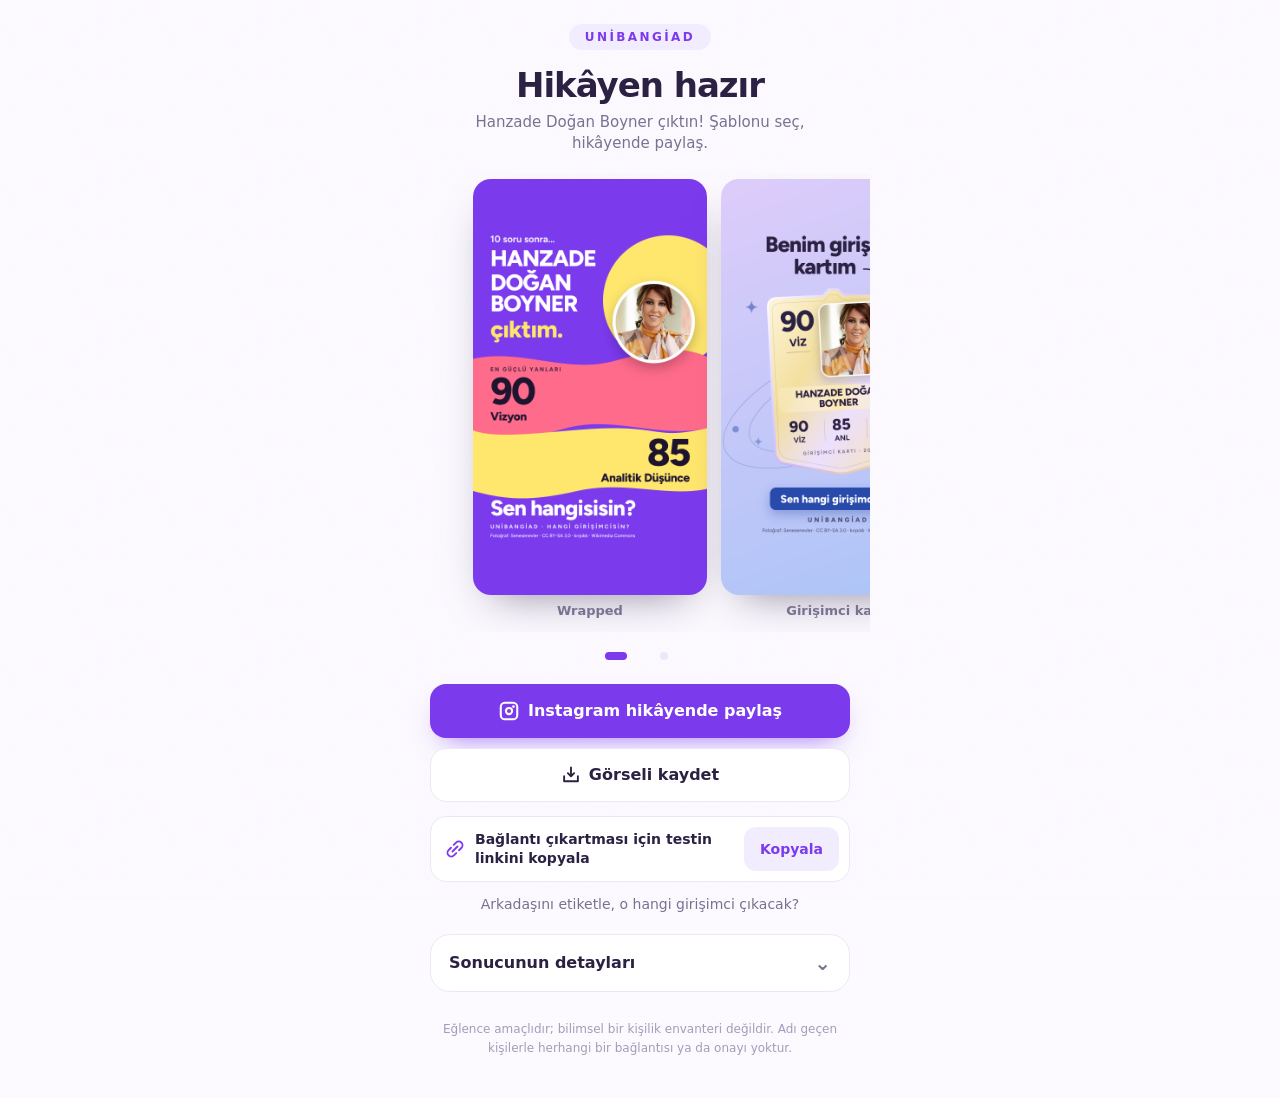
<file: hanzade-dogan/index.html>
<!doctype html>
<html lang="tr">
<head>
<meta charset="utf-8">
<meta name="viewport" content="width=device-width, initial-scale=1, viewport-fit=cover">
<title>Hanzade Doğan Boyner çıktım! — Hangi Girişimcisin?</title>
<meta name="description" content="Sen bir işi kurmazsın, bir pazarı kurarsın.">
<meta name="robots" content="noindex">
<meta name="theme-color" content="#fcfaff">
<meta name="color-scheme" content="light">
<link rel="stylesheet" href="../stil.css">
<link rel="icon" type="image/svg+xml" href="../ikon.svg">
<style>:root{--g1:#7C3AED;--g2:#2563EB}</style>
<meta property="og:title" content="Hanzade Doğan Boyner çıktım! — Hangi Girişimcisin?">
<meta property="og:description" content="Sen bir işi kurmazsın, bir pazarı kurarsın.">
<meta property="og:image" content="https://arifemre1939.github.io/hangi-girisimcisin-paylas/hanzade-dogan/hikaye-wrapped.png">
<script src="../paylas.js" defer></script>
</head>
<body>
<main class="paylas-sayfa">
  <p class="marka" translate="no">UNİBANGİAD</p>
  <h1 class="baslik">Hikâyen hazır</h1>
  <p class="alt-baslik"><span translate="no">Hanzade Doğan Boyner</span> çıktın! Şablonu seç, hikâyende paylaş.</p>

  <!-- Kaydırılabilir şablonlar: hangisi ortadaysa paylaş/kaydet onu kullanır (paylas.js). -->
  <div class="sablonlar" id="sablonlar" tabindex="0" aria-label="Hikâye şablonları, yana kaydırarak seç">
    <figure class="sablon" data-dosya="hikaye-wrapped.png"><img src="hikaye-wrapped.png" width="1080" height="1920" alt="Hanzade Doğan Boyner — Wrapped hikâye görseli"><figcaption>Wrapped</figcaption></figure>
    <figure class="sablon" data-dosya="hikaye-kart.png"><img src="hikaye-kart.png" width="1080" height="1920" alt="Hanzade Doğan Boyner — Girişimci kartı hikâye görseli"><figcaption>Girişimci kartı</figcaption></figure>
  </div>
  <div class="noktalar" id="noktalar"><button type="button" class="nokta aktif" data-i="0" aria-label="Wrapped şablonunu göster"></button><button type="button" class="nokta" data-i="1" aria-label="Girişimci kartı şablonunu göster"></button></div>

  <section class="eylemler">
    <button type="button" class="btn ana" id="paylas-btn"><svg xmlns="http://www.w3.org/2000/svg" width="22" height="22" fill="currentColor" viewBox="0 0 256 256" aria-hidden="true"><path d="M128,80a48,48,0,1,0,48,48A48.05,48.05,0,0,0,128,80Zm0,72a24,24,0,1,1,24-24A24,24,0,0,1,128,152ZM176,20H80A60.07,60.07,0,0,0,20,80v96a60.07,60.07,0,0,0,60,60h96a60.07,60.07,0,0,0,60-60V80A60.07,60.07,0,0,0,176,20Zm36,156a36,36,0,0,1-36,36H80a36,36,0,0,1-36-36V80A36,36,0,0,1,80,44h96a36,36,0,0,1,36,36ZM196,76a16,16,0,1,1-16-16A16,16,0,0,1,196,76Z"></path></svg>Instagram hikâyende paylaş</button>
    <a class="btn" id="kaydet" href="hikaye-wrapped.png" download="hanzade-dogan-hikaye-wrapped.png"><svg xmlns="http://www.w3.org/2000/svg" width="20" height="20" fill="currentColor" viewBox="0 0 256 256" aria-hidden="true"><path d="M228,144v64a12,12,0,0,1-12,12H40a12,12,0,0,1-12-12V144a12,12,0,0,1,24,0v52H204V144a12,12,0,0,1,24,0Zm-108.49,8.49a12,12,0,0,0,17,0l40-40a12,12,0,0,0-17-17L140,115V32a12,12,0,0,0-24,0v83L96.49,95.51a12,12,0,0,0-17,17Z"></path></svg>Görseli kaydet</a>
    <div class="ipucu" id="ipucu" hidden>
      <p><strong>Görsel kaydedildi.</strong> Instagram'da yeni bir hikâye aç ve galeriden bu görseli seç.</p>
      <a href="instagram://story-camera">Instagram'ı aç →</a>
    </div>
    <div class="link-satir">
      <span class="link-ikon"><svg xmlns="http://www.w3.org/2000/svg" width="20" height="20" fill="currentColor" viewBox="0 0 256 256" aria-hidden="true"><path d="M87.5,151.52l64-64a12,12,0,0,1,17,17l-64,64a12,12,0,0,1-17-17Zm131-114a60.08,60.08,0,0,0-84.87,0L103.51,67.61a12,12,0,0,0,17,17l30.07-30.06a36,36,0,0,1,50.93,50.92L171.4,135.52a12,12,0,1,0,17,17l30.08-30.06A60.09,60.09,0,0,0,218.45,37.55ZM135.52,171.4l-30.07,30.08a36,36,0,0,1-50.92-50.93l30.06-30.07a12,12,0,0,0-17-17L37.55,133.58a60,60,0,0,0,84.88,84.87l30.06-30.07a12,12,0,0,0-17-17Z"></path></svg></span>
      <span class="link-metin">Bağlantı çıkartması için testin linkini kopyala</span>
      <button type="button" class="kopyala" id="link-kopyala">Kopyala</button>
    </div>
    <p class="link-yedek" id="link-yedek" hidden>Kopyalanamadı. Basılı tutup kopyala: <span class="secilebilir">https://hangigirisimcisin.duckdns.org</span></p>
    <p class="etiketle">Arkadaşını etiketle, o hangi girişimci çıkacak?</p>
  </section>

  <details class="detay">
    <summary>Sonucunun detayları</summary>
    <section class="kart">
      <div class="portre-alan">
      <svg viewBox="0 0 320 320" fill="none" aria-hidden="true" class="pointer-events-none select-none yorunge"><g transform="rotate(-28 160 160)" stroke="currentColor" stroke-width="1.25"><ellipse cx="160" cy="160" rx="150" ry="64"></ellipse><ellipse cx="160" cy="160" rx="112" ry="46" opacity="0.7"></ellipse><ellipse cx="160" cy="160" rx="74" ry="30" opacity="0.45"></ellipse></g><circle cx="268" cy="78" r="7" fill="currentColor"></circle><circle cx="66" cy="214" r="4" fill="currentColor" opacity="0.7"></circle></svg>
      <div class="portre"><img src="../kisiler/hanzade-dogan.jpg" width="192" height="192" alt="Hanzade Doğan Boyner"></div>
      <div class="halka" id="halka" hidden>
        <svg viewBox="0 0 96 96" aria-hidden="true"><circle class="iz-halka" cx="48" cy="48" r="40" fill="none" stroke-width="7"/><circle class="dolu-halka" id="halka-dolu" cx="48" cy="48" r="40" fill="none" stroke-width="7" stroke-linecap="round" stroke-dasharray="251.33" stroke-dashoffset="251.33"/></svg>
        <p><b id="uyum"></b><span>uyum</span></p>
      </div>
    </div>
      <p class="kunye">Fotoğraf: <a href="https://commons.wikimedia.org/wiki/File:Hanzade_Dogan_Boyner.jpg" target="_blank" rel="noopener">Senesenevler</a> · <a href="https://creativecommons.org/licenses/by-sa/3.0/" target="_blank" rel="noopener">CC BY-SA 3.0</a> · kırpıldı · <a href="https://commons.wikimedia.org/wiki/File:Hanzade_Dogan_Boyner.jpg" target="_blank" rel="noopener">Wikimedia Commons</a></p>
      <h2 class="kisi-adi" translate="no">Hanzade Doğan Boyner</h2>
      <p class="unvan">Hepsiburada'nın kurucusu</p>
      <p class="slogan">“Sen bir işi kurmazsın, bir pazarı kurarsın.”</p>
      <ul class="etiketler" aria-label="Güçlü yanların"><li>Pazar kurma</li><li>Kurumsal ölçek</li><li>Paydaş yönetimi</li></ul>
    </section>
    <section class="profil" id="profil" hidden>
      <h2>Senin profilin</h2>
      <p class="alt">Cevaplarının 7 eksende dağılımı</p>
      <div id="cubuklar"></div>
    </section>
  </details>

  <footer>
    Eğlence amaçlıdır; bilimsel bir kişilik envanteri değildir. Adı geçen kişilerle
    herhangi bir bağlantısı ya da onayı yoktur.
  </footer>
</main>
<script type="application/json" id="veri">{"slug":"hanzade-dogan","name":"Hanzade Doğan Boyner","axes":[{"id":"vizyon","label":"Vizyon","color":"#8B5CF6","icon":"\u003csvg xmlns=\"http://www.w3.org/2000/svg\" width=\"20\" height=\"20\" fill=\"currentColor\" viewBox=\"0 0 256 256\" aria-hidden=\"true\">\u003cpath d=\"M237.2,151.87v0a47.1,47.1,0,0,0-2.35-5.45L193.26,51.8a7.82,7.82,0,0,0-1.66-2.44,32,32,0,0,0-45.26,0A8,8,0,0,0,144,55V80H112V55a8,8,0,0,0-2.34-5.66,32,32,0,0,0-45.26,0,7.82,7.82,0,0,0-1.66,2.44L21.15,146.4a47.1,47.1,0,0,0-2.35,5.45v0A48,48,0,1,0,112,168V96h32v72a48,48,0,1,0,93.2-16.13ZM76.71,59.75a16,16,0,0,1,19.29-1v73.51a47.9,47.9,0,0,0-46.79-9.92ZM64,200a32,32,0,1,1,32-32A32,32,0,0,1,64,200ZM160,58.74a16,16,0,0,1,19.29,1l27.5,62.58A47.9,47.9,0,0,0,160,132.25ZM192,200a32,32,0,1,1,32-32A32,32,0,0,1,192,200Z\">\u003c/path>\u003c/svg>"},{"id":"risk","label":"Risk İştahı","color":"#EF4444","icon":"\u003csvg xmlns=\"http://www.w3.org/2000/svg\" width=\"20\" height=\"20\" fill=\"currentColor\" viewBox=\"0 0 256 256\" aria-hidden=\"true\">\u003cpath d=\"M192,32H64A32,32,0,0,0,32,64V192a32,32,0,0,0,32,32H192a32,32,0,0,0,32-32V64A32,32,0,0,0,192,32Zm16,160a16,16,0,0,1-16,16H64a16,16,0,0,1-16-16V64A16,16,0,0,1,64,48H192a16,16,0,0,1,16,16ZM104,92A12,12,0,1,1,92,80,12,12,0,0,1,104,92Zm72,0a12,12,0,1,1-12-12A12,12,0,0,1,176,92Zm-72,72a12,12,0,1,1-12-12A12,12,0,0,1,104,164Zm36-36a12,12,0,1,1-12-12A12,12,0,0,1,140,128Zm36,36a12,12,0,1,1-12-12A12,12,0,0,1,176,164Z\">\u003c/path>\u003c/svg>"},{"id":"analiz","label":"Analitik Düşünce","color":"#0EA5E9","icon":"\u003csvg xmlns=\"http://www.w3.org/2000/svg\" width=\"20\" height=\"20\" fill=\"currentColor\" viewBox=\"0 0 256 256\" aria-hidden=\"true\">\u003cpath d=\"M224,200h-8V40a8,8,0,0,0-8-8H152a8,8,0,0,0-8,8V80H96a8,8,0,0,0-8,8v40H48a8,8,0,0,0-8,8v64H32a8,8,0,0,0,0,16H224a8,8,0,0,0,0-16ZM160,48h40V200H160ZM104,96h40V200H104ZM56,144H88v56H56Z\">\u003c/path>\u003c/svg>"},{"id":"yaratici","label":"Yaratıcılık","color":"#F59E0B","icon":"\u003csvg xmlns=\"http://www.w3.org/2000/svg\" width=\"20\" height=\"20\" fill=\"currentColor\" viewBox=\"0 0 256 256\" aria-hidden=\"true\">\u003cpath d=\"M200.77,53.89A103.27,103.27,0,0,0,128,24h-1.07A104,104,0,0,0,24,128c0,43,26.58,79.06,69.36,94.17A32,32,0,0,0,136,192a16,16,0,0,1,16-16h46.21a31.81,31.81,0,0,0,31.2-24.88,104.43,104.43,0,0,0,2.59-24A103.28,103.28,0,0,0,200.77,53.89Zm13,93.71A15.89,15.89,0,0,1,198.21,160H152a32,32,0,0,0-32,32,16,16,0,0,1-21.31,15.07C62.49,194.3,40,164,40,128a88,88,0,0,1,87.09-88h.9a88.35,88.35,0,0,1,88,87.25A88.86,88.86,0,0,1,213.81,147.6ZM140,76a12,12,0,1,1-12-12A12,12,0,0,1,140,76ZM96,100A12,12,0,1,1,84,88,12,12,0,0,1,96,100Zm0,56a12,12,0,1,1-12-12A12,12,0,0,1,96,156Zm88-56a12,12,0,1,1-12-12A12,12,0,0,1,184,100Z\">\u003c/path>\u003c/svg>"},{"id":"ag","label":"Ağ Kurma","color":"#10B981","icon":"\u003csvg xmlns=\"http://www.w3.org/2000/svg\" width=\"20\" height=\"20\" fill=\"currentColor\" viewBox=\"0 0 256 256\" aria-hidden=\"true\">\u003cpath d=\"M254.3,107.91,228.78,56.85a16,16,0,0,0-21.47-7.15L182.44,62.13,130.05,48.27a8.14,8.14,0,0,0-4.1,0L73.56,62.13,48.69,49.7a16,16,0,0,0-21.47,7.15L1.7,107.9a16,16,0,0,0,7.15,21.47l27,13.51,55.49,39.63a8.06,8.06,0,0,0,2.71,1.25l64,16a8,8,0,0,0,7.6-2.1l55.07-55.08,26.42-13.21a16,16,0,0,0,7.15-21.46Zm-54.89,33.37L165,113.72a8,8,0,0,0-10.68.61C136.51,132.27,116.66,130,104,122L147.24,80h31.81l27.21,54.41ZM41.53,64,62,74.22,36.43,125.27,16,115.06Zm116,119.13L99.42,168.61l-49.2-35.14,28-56L128,64.28l9.8,2.59-45,43.68-.08.09a16,16,0,0,0,2.72,24.81c20.56,13.13,45.37,11,64.91-5L188,152.66Zm62-57.87-25.52-51L214.47,64,240,115.06Zm-87.75,92.67a8,8,0,0,1-7.75,6.06,8.13,8.13,0,0,1-1.95-.24L80.41,213.33a7.89,7.89,0,0,1-2.71-1.25L51.35,193.26a8,8,0,0,1,9.3-13l25.11,17.94L126,208.24A8,8,0,0,1,131.82,217.94Z\">\u003c/path>\u003c/svg>"},{"id":"uygulama","label":"Uygulama Gücü","color":"#F43F5E","icon":"\u003csvg xmlns=\"http://www.w3.org/2000/svg\" width=\"20\" height=\"20\" fill=\"currentColor\" viewBox=\"0 0 256 256\" aria-hidden=\"true\">\u003cpath d=\"M128,80a48,48,0,1,0,48,48A48.05,48.05,0,0,0,128,80Zm0,80a32,32,0,1,1,32-32A32,32,0,0,1,128,160Zm88-29.84q.06-2.16,0-4.32l14.92-18.64a8,8,0,0,0,1.48-7.06,107.21,107.21,0,0,0-10.88-26.25,8,8,0,0,0-6-3.93l-23.72-2.64q-1.48-1.56-3-3L186,40.54a8,8,0,0,0-3.94-6,107.71,107.71,0,0,0-26.25-10.87,8,8,0,0,0-7.06,1.49L130.16,40Q128,40,125.84,40L107.2,25.11a8,8,0,0,0-7.06-1.48A107.6,107.6,0,0,0,73.89,34.51a8,8,0,0,0-3.93,6L67.32,64.27q-1.56,1.49-3,3L40.54,70a8,8,0,0,0-6,3.94,107.71,107.71,0,0,0-10.87,26.25,8,8,0,0,0,1.49,7.06L40,125.84Q40,128,40,130.16L25.11,148.8a8,8,0,0,0-1.48,7.06,107.21,107.21,0,0,0,10.88,26.25,8,8,0,0,0,6,3.93l23.72,2.64q1.49,1.56,3,3L70,215.46a8,8,0,0,0,3.94,6,107.71,107.71,0,0,0,26.25,10.87,8,8,0,0,0,7.06-1.49L125.84,216q2.16.06,4.32,0l18.64,14.92a8,8,0,0,0,7.06,1.48,107.21,107.21,0,0,0,26.25-10.88,8,8,0,0,0,3.93-6l2.64-23.72q1.56-1.48,3-3L215.46,186a8,8,0,0,0,6-3.94,107.71,107.71,0,0,0,10.87-26.25,8,8,0,0,0-1.49-7.06Zm-16.1-6.5a73.93,73.93,0,0,1,0,8.68,8,8,0,0,0,1.74,5.48l14.19,17.73a91.57,91.57,0,0,1-6.23,15L187,173.11a8,8,0,0,0-5.1,2.64,74.11,74.11,0,0,1-6.14,6.14,8,8,0,0,0-2.64,5.1l-2.51,22.58a91.32,91.32,0,0,1-15,6.23l-17.74-14.19a8,8,0,0,0-5-1.75h-.48a73.93,73.93,0,0,1-8.68,0,8,8,0,0,0-5.48,1.74L100.45,215.8a91.57,91.57,0,0,1-15-6.23L82.89,187a8,8,0,0,0-2.64-5.1,74.11,74.11,0,0,1-6.14-6.14,8,8,0,0,0-5.1-2.64L46.43,170.6a91.32,91.32,0,0,1-6.23-15l14.19-17.74a8,8,0,0,0,1.74-5.48,73.93,73.93,0,0,1,0-8.68,8,8,0,0,0-1.74-5.48L40.2,100.45a91.57,91.57,0,0,1,6.23-15L69,82.89a8,8,0,0,0,5.1-2.64,74.11,74.11,0,0,1,6.14-6.14A8,8,0,0,0,82.89,69L85.4,46.43a91.32,91.32,0,0,1,15-6.23l17.74,14.19a8,8,0,0,0,5.48,1.74,73.93,73.93,0,0,1,8.68,0,8,8,0,0,0,5.48-1.74L155.55,40.2a91.57,91.57,0,0,1,15,6.23L173.11,69a8,8,0,0,0,2.64,5.1,74.11,74.11,0,0,1,6.14,6.14,8,8,0,0,0,5.1,2.64l22.58,2.51a91.32,91.32,0,0,1,6.23,15l-14.19,17.74A8,8,0,0,0,199.87,123.66Z\">\u003c/path>\u003c/svg>"},{"id":"sahne","label":"Sahne Gücü","color":"#D946EF","icon":"\u003csvg xmlns=\"http://www.w3.org/2000/svg\" width=\"20\" height=\"20\" fill=\"currentColor\" viewBox=\"0 0 256 256\" aria-hidden=\"true\">\u003cpath d=\"M168,16A72.07,72.07,0,0,0,96,88a73.29,73.29,0,0,0,.63,9.42L27.12,192.22A15.93,15.93,0,0,0,28.71,213L43,227.29a15.93,15.93,0,0,0,20.78,1.59l94.81-69.53A73.29,73.29,0,0,0,168,160a72,72,0,1,0,0-144Zm56,72a55.72,55.72,0,0,1-11.16,33.52L134.49,43.16A56,56,0,0,1,224,88ZM54.32,216,40,201.68,102.14,117A72.37,72.37,0,0,0,139,153.86ZM112,88a55.67,55.67,0,0,1,11.16-33.51l78.34,78.34A56,56,0,0,1,112,88Zm-2.35,58.34a8,8,0,0,1,0,11.31l-8,8a8,8,0,1,1-11.31-11.31l8-8A8,8,0,0,1,109.67,146.33Z\">\u003c/path>\u003c/svg>"}],"profile":[90,35,85,45,81,79,44],"weight":1,"link":"https://hangigirisimcisin.duckdns.org"}</script>
</body>
</html>
</file>
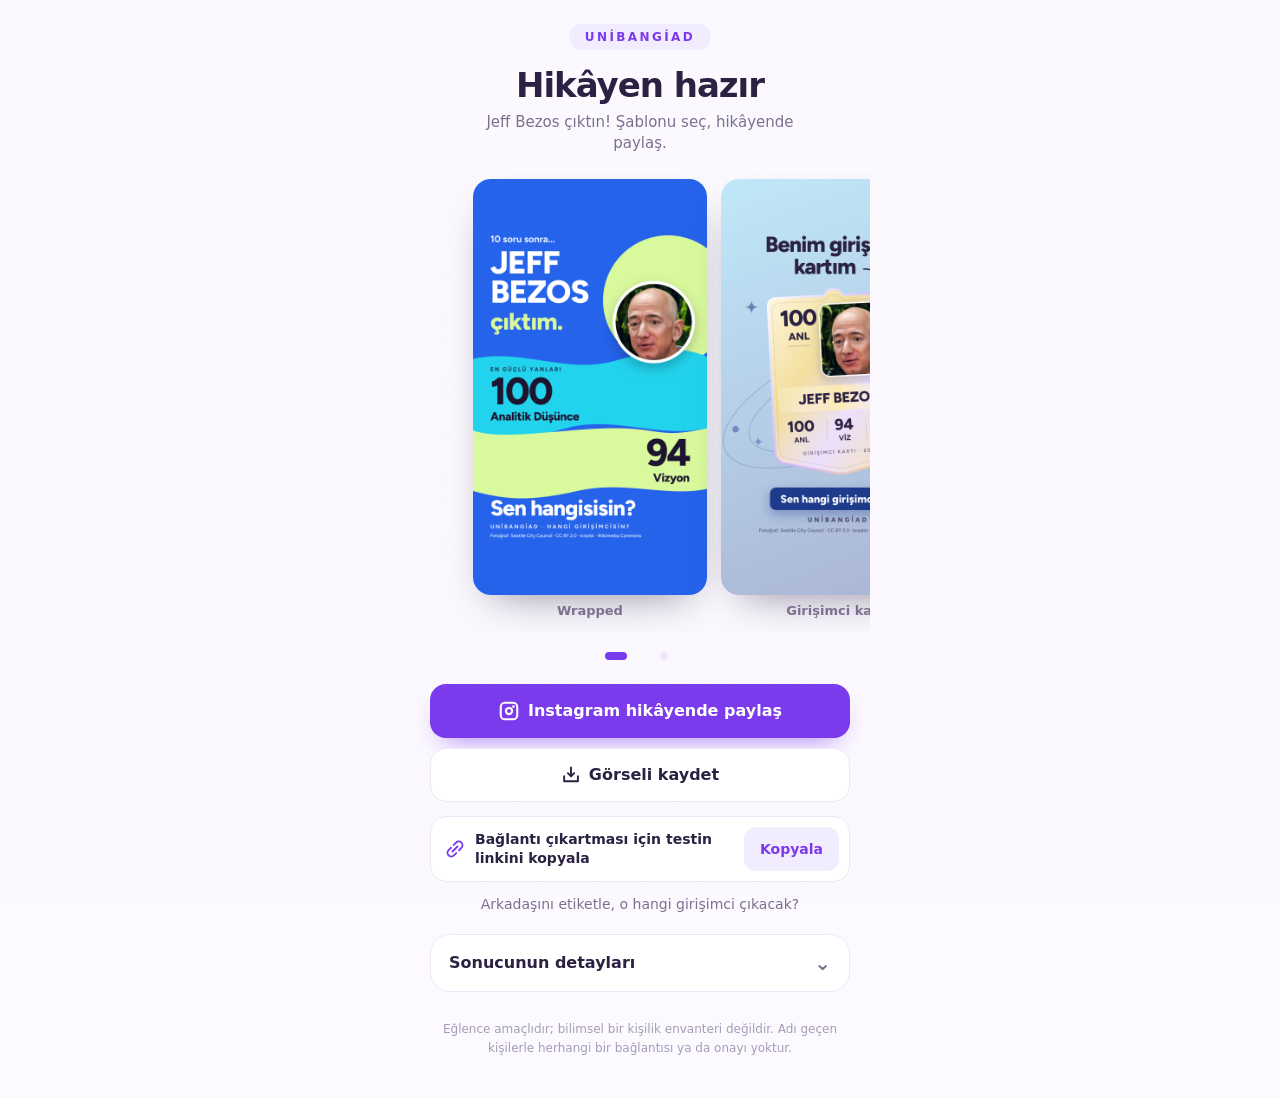
<file: jeff-bezos/index.html>
<!doctype html>
<html lang="tr">
<head>
<meta charset="utf-8">
<meta name="viewport" content="width=device-width, initial-scale=1, viewport-fit=cover">
<title>Jeff Bezos çıktım! — Hangi Girişimcisin?</title>
<meta name="description" content="Sen tahmin etmezsin; ölçer, sonra büyütürsün.">
<meta name="robots" content="noindex">
<meta name="theme-color" content="#fcfaff">
<meta name="color-scheme" content="light">
<link rel="stylesheet" href="../stil.css">
<link rel="icon" type="image/svg+xml" href="../ikon.svg">
<style>:root{--g1:#0EA5E9;--g2:#1E3A8A}</style>
<meta property="og:title" content="Jeff Bezos çıktım! — Hangi Girişimcisin?">
<meta property="og:description" content="Sen tahmin etmezsin; ölçer, sonra büyütürsün.">
<meta property="og:image" content="https://arifemre1939.github.io/hangi-girisimcisin-paylas/jeff-bezos/hikaye-wrapped.png">
<script src="../paylas.js" defer></script>
</head>
<body>
<main class="paylas-sayfa">
  <p class="marka" translate="no">UNİBANGİAD</p>
  <h1 class="baslik">Hikâyen hazır</h1>
  <p class="alt-baslik"><span translate="no">Jeff Bezos</span> çıktın! Şablonu seç, hikâyende paylaş.</p>

  <!-- Kaydırılabilir şablonlar: hangisi ortadaysa paylaş/kaydet onu kullanır (paylas.js). -->
  <div class="sablonlar" id="sablonlar" tabindex="0" aria-label="Hikâye şablonları, yana kaydırarak seç">
    <figure class="sablon" data-dosya="hikaye-wrapped.png"><img src="hikaye-wrapped.png" width="1080" height="1920" alt="Jeff Bezos — Wrapped hikâye görseli"><figcaption>Wrapped</figcaption></figure>
    <figure class="sablon" data-dosya="hikaye-kart.png"><img src="hikaye-kart.png" width="1080" height="1920" alt="Jeff Bezos — Girişimci kartı hikâye görseli"><figcaption>Girişimci kartı</figcaption></figure>
  </div>
  <div class="noktalar" id="noktalar"><button type="button" class="nokta aktif" data-i="0" aria-label="Wrapped şablonunu göster"></button><button type="button" class="nokta" data-i="1" aria-label="Girişimci kartı şablonunu göster"></button></div>

  <section class="eylemler">
    <button type="button" class="btn ana" id="paylas-btn"><svg xmlns="http://www.w3.org/2000/svg" width="22" height="22" fill="currentColor" viewBox="0 0 256 256" aria-hidden="true"><path d="M128,80a48,48,0,1,0,48,48A48.05,48.05,0,0,0,128,80Zm0,72a24,24,0,1,1,24-24A24,24,0,0,1,128,152ZM176,20H80A60.07,60.07,0,0,0,20,80v96a60.07,60.07,0,0,0,60,60h96a60.07,60.07,0,0,0,60-60V80A60.07,60.07,0,0,0,176,20Zm36,156a36,36,0,0,1-36,36H80a36,36,0,0,1-36-36V80A36,36,0,0,1,80,44h96a36,36,0,0,1,36,36ZM196,76a16,16,0,1,1-16-16A16,16,0,0,1,196,76Z"></path></svg>Instagram hikâyende paylaş</button>
    <a class="btn" id="kaydet" href="hikaye-wrapped.png" download="jeff-bezos-hikaye-wrapped.png"><svg xmlns="http://www.w3.org/2000/svg" width="20" height="20" fill="currentColor" viewBox="0 0 256 256" aria-hidden="true"><path d="M228,144v64a12,12,0,0,1-12,12H40a12,12,0,0,1-12-12V144a12,12,0,0,1,24,0v52H204V144a12,12,0,0,1,24,0Zm-108.49,8.49a12,12,0,0,0,17,0l40-40a12,12,0,0,0-17-17L140,115V32a12,12,0,0,0-24,0v83L96.49,95.51a12,12,0,0,0-17,17Z"></path></svg>Görseli kaydet</a>
    <div class="ipucu" id="ipucu" hidden>
      <p><strong>Görsel kaydedildi.</strong> Instagram'da yeni bir hikâye aç ve galeriden bu görseli seç.</p>
      <a href="instagram://story-camera">Instagram'ı aç →</a>
    </div>
    <div class="link-satir">
      <span class="link-ikon"><svg xmlns="http://www.w3.org/2000/svg" width="20" height="20" fill="currentColor" viewBox="0 0 256 256" aria-hidden="true"><path d="M87.5,151.52l64-64a12,12,0,0,1,17,17l-64,64a12,12,0,0,1-17-17Zm131-114a60.08,60.08,0,0,0-84.87,0L103.51,67.61a12,12,0,0,0,17,17l30.07-30.06a36,36,0,0,1,50.93,50.92L171.4,135.52a12,12,0,1,0,17,17l30.08-30.06A60.09,60.09,0,0,0,218.45,37.55ZM135.52,171.4l-30.07,30.08a36,36,0,0,1-50.92-50.93l30.06-30.07a12,12,0,0,0-17-17L37.55,133.58a60,60,0,0,0,84.88,84.87l30.06-30.07a12,12,0,0,0-17-17Z"></path></svg></span>
      <span class="link-metin">Bağlantı çıkartması için testin linkini kopyala</span>
      <button type="button" class="kopyala" id="link-kopyala">Kopyala</button>
    </div>
    <p class="link-yedek" id="link-yedek" hidden>Kopyalanamadı. Basılı tutup kopyala: <span class="secilebilir">https://hangigirisimcisin.duckdns.org</span></p>
    <p class="etiketle">Arkadaşını etiketle, o hangi girişimci çıkacak?</p>
  </section>

  <details class="detay">
    <summary>Sonucunun detayları</summary>
    <section class="kart">
      <div class="portre-alan">
      <svg viewBox="0 0 320 320" fill="none" aria-hidden="true" class="pointer-events-none select-none yorunge"><g transform="rotate(-28 160 160)" stroke="currentColor" stroke-width="1.25"><ellipse cx="160" cy="160" rx="150" ry="64"></ellipse><ellipse cx="160" cy="160" rx="112" ry="46" opacity="0.7"></ellipse><ellipse cx="160" cy="160" rx="74" ry="30" opacity="0.45"></ellipse></g><circle cx="268" cy="78" r="7" fill="currentColor"></circle><circle cx="66" cy="214" r="4" fill="currentColor" opacity="0.7"></circle></svg>
      <div class="portre"><img src="../kisiler/jeff-bezos.jpg" width="192" height="192" alt="Jeff Bezos"></div>
      <div class="halka" id="halka" hidden>
        <svg viewBox="0 0 96 96" aria-hidden="true"><circle class="iz-halka" cx="48" cy="48" r="40" fill="none" stroke-width="7"/><circle class="dolu-halka" id="halka-dolu" cx="48" cy="48" r="40" fill="none" stroke-width="7" stroke-linecap="round" stroke-dasharray="251.33" stroke-dashoffset="251.33"/></svg>
        <p><b id="uyum"></b><span>uyum</span></p>
      </div>
    </div>
      <p class="kunye">Fotoğraf: <a href="https://commons.wikimedia.org/wiki/File:Jeff_Bezos_at_Amazon_Spheres_Grand_Opening_in_Seattle_-_2018_(39074799225)_(cropped).jpg" target="_blank" rel="noopener">Seattle City Council</a> · <a href="https://creativecommons.org/licenses/by/2.0/" target="_blank" rel="noopener">CC BY 2.0</a> · kırpıldı · <a href="https://commons.wikimedia.org/wiki/File:Jeff_Bezos_at_Amazon_Spheres_Grand_Opening_in_Seattle_-_2018_(39074799225)_(cropped).jpg" target="_blank" rel="noopener">Wikimedia Commons</a></p>
      <h2 class="kisi-adi" translate="no">Jeff Bezos</h2>
      <p class="unvan">Amazon'un kurucusu</p>
      <p class="slogan">“Sen tahmin etmezsin; ölçer, sonra büyütürsün.”</p>
      <ul class="etiketler" aria-label="Güçlü yanların"><li>Veriyle karar</li><li>Uzun vadeli sabır</li><li>Sistem kurma</li></ul>
    </section>
    <section class="profil" id="profil" hidden>
      <h2>Senin profilin</h2>
      <p class="alt">Cevaplarının 7 eksende dağılımı</p>
      <div id="cubuklar"></div>
    </section>
  </details>

  <footer>
    Eğlence amaçlıdır; bilimsel bir kişilik envanteri değildir. Adı geçen kişilerle
    herhangi bir bağlantısı ya da onayı yoktur.
  </footer>
</main>
<script type="application/json" id="veri">{"slug":"jeff-bezos","name":"Jeff Bezos","axes":[{"id":"vizyon","label":"Vizyon","color":"#8B5CF6","icon":"\u003csvg xmlns=\"http://www.w3.org/2000/svg\" width=\"20\" height=\"20\" fill=\"currentColor\" viewBox=\"0 0 256 256\" aria-hidden=\"true\">\u003cpath d=\"M237.2,151.87v0a47.1,47.1,0,0,0-2.35-5.45L193.26,51.8a7.82,7.82,0,0,0-1.66-2.44,32,32,0,0,0-45.26,0A8,8,0,0,0,144,55V80H112V55a8,8,0,0,0-2.34-5.66,32,32,0,0,0-45.26,0,7.82,7.82,0,0,0-1.66,2.44L21.15,146.4a47.1,47.1,0,0,0-2.35,5.45v0A48,48,0,1,0,112,168V96h32v72a48,48,0,1,0,93.2-16.13ZM76.71,59.75a16,16,0,0,1,19.29-1v73.51a47.9,47.9,0,0,0-46.79-9.92ZM64,200a32,32,0,1,1,32-32A32,32,0,0,1,64,200ZM160,58.74a16,16,0,0,1,19.29,1l27.5,62.58A47.9,47.9,0,0,0,160,132.25ZM192,200a32,32,0,1,1,32-32A32,32,0,0,1,192,200Z\">\u003c/path>\u003c/svg>"},{"id":"risk","label":"Risk İştahı","color":"#EF4444","icon":"\u003csvg xmlns=\"http://www.w3.org/2000/svg\" width=\"20\" height=\"20\" fill=\"currentColor\" viewBox=\"0 0 256 256\" aria-hidden=\"true\">\u003cpath d=\"M192,32H64A32,32,0,0,0,32,64V192a32,32,0,0,0,32,32H192a32,32,0,0,0,32-32V64A32,32,0,0,0,192,32Zm16,160a16,16,0,0,1-16,16H64a16,16,0,0,1-16-16V64A16,16,0,0,1,64,48H192a16,16,0,0,1,16,16ZM104,92A12,12,0,1,1,92,80,12,12,0,0,1,104,92Zm72,0a12,12,0,1,1-12-12A12,12,0,0,1,176,92Zm-72,72a12,12,0,1,1-12-12A12,12,0,0,1,104,164Zm36-36a12,12,0,1,1-12-12A12,12,0,0,1,140,128Zm36,36a12,12,0,1,1-12-12A12,12,0,0,1,176,164Z\">\u003c/path>\u003c/svg>"},{"id":"analiz","label":"Analitik Düşünce","color":"#0EA5E9","icon":"\u003csvg xmlns=\"http://www.w3.org/2000/svg\" width=\"20\" height=\"20\" fill=\"currentColor\" viewBox=\"0 0 256 256\" aria-hidden=\"true\">\u003cpath d=\"M224,200h-8V40a8,8,0,0,0-8-8H152a8,8,0,0,0-8,8V80H96a8,8,0,0,0-8,8v40H48a8,8,0,0,0-8,8v64H32a8,8,0,0,0,0,16H224a8,8,0,0,0,0-16ZM160,48h40V200H160ZM104,96h40V200H104ZM56,144H88v56H56Z\">\u003c/path>\u003c/svg>"},{"id":"yaratici","label":"Yaratıcılık","color":"#F59E0B","icon":"\u003csvg xmlns=\"http://www.w3.org/2000/svg\" width=\"20\" height=\"20\" fill=\"currentColor\" viewBox=\"0 0 256 256\" aria-hidden=\"true\">\u003cpath d=\"M200.77,53.89A103.27,103.27,0,0,0,128,24h-1.07A104,104,0,0,0,24,128c0,43,26.58,79.06,69.36,94.17A32,32,0,0,0,136,192a16,16,0,0,1,16-16h46.21a31.81,31.81,0,0,0,31.2-24.88,104.43,104.43,0,0,0,2.59-24A103.28,103.28,0,0,0,200.77,53.89Zm13,93.71A15.89,15.89,0,0,1,198.21,160H152a32,32,0,0,0-32,32,16,16,0,0,1-21.31,15.07C62.49,194.3,40,164,40,128a88,88,0,0,1,87.09-88h.9a88.35,88.35,0,0,1,88,87.25A88.86,88.86,0,0,1,213.81,147.6ZM140,76a12,12,0,1,1-12-12A12,12,0,0,1,140,76ZM96,100A12,12,0,1,1,84,88,12,12,0,0,1,96,100Zm0,56a12,12,0,1,1-12-12A12,12,0,0,1,96,156Zm88-56a12,12,0,1,1-12-12A12,12,0,0,1,184,100Z\">\u003c/path>\u003c/svg>"},{"id":"ag","label":"Ağ Kurma","color":"#10B981","icon":"\u003csvg xmlns=\"http://www.w3.org/2000/svg\" width=\"20\" height=\"20\" fill=\"currentColor\" viewBox=\"0 0 256 256\" aria-hidden=\"true\">\u003cpath d=\"M254.3,107.91,228.78,56.85a16,16,0,0,0-21.47-7.15L182.44,62.13,130.05,48.27a8.14,8.14,0,0,0-4.1,0L73.56,62.13,48.69,49.7a16,16,0,0,0-21.47,7.15L1.7,107.9a16,16,0,0,0,7.15,21.47l27,13.51,55.49,39.63a8.06,8.06,0,0,0,2.71,1.25l64,16a8,8,0,0,0,7.6-2.1l55.07-55.08,26.42-13.21a16,16,0,0,0,7.15-21.46Zm-54.89,33.37L165,113.72a8,8,0,0,0-10.68.61C136.51,132.27,116.66,130,104,122L147.24,80h31.81l27.21,54.41ZM41.53,64,62,74.22,36.43,125.27,16,115.06Zm116,119.13L99.42,168.61l-49.2-35.14,28-56L128,64.28l9.8,2.59-45,43.68-.08.09a16,16,0,0,0,2.72,24.81c20.56,13.13,45.37,11,64.91-5L188,152.66Zm62-57.87-25.52-51L214.47,64,240,115.06Zm-87.75,92.67a8,8,0,0,1-7.75,6.06,8.13,8.13,0,0,1-1.95-.24L80.41,213.33a7.89,7.89,0,0,1-2.71-1.25L51.35,193.26a8,8,0,0,1,9.3-13l25.11,17.94L126,208.24A8,8,0,0,1,131.82,217.94Z\">\u003c/path>\u003c/svg>"},{"id":"uygulama","label":"Uygulama Gücü","color":"#F43F5E","icon":"\u003csvg xmlns=\"http://www.w3.org/2000/svg\" width=\"20\" height=\"20\" fill=\"currentColor\" viewBox=\"0 0 256 256\" aria-hidden=\"true\">\u003cpath d=\"M128,80a48,48,0,1,0,48,48A48.05,48.05,0,0,0,128,80Zm0,80a32,32,0,1,1,32-32A32,32,0,0,1,128,160Zm88-29.84q.06-2.16,0-4.32l14.92-18.64a8,8,0,0,0,1.48-7.06,107.21,107.21,0,0,0-10.88-26.25,8,8,0,0,0-6-3.93l-23.72-2.64q-1.48-1.56-3-3L186,40.54a8,8,0,0,0-3.94-6,107.71,107.71,0,0,0-26.25-10.87,8,8,0,0,0-7.06,1.49L130.16,40Q128,40,125.84,40L107.2,25.11a8,8,0,0,0-7.06-1.48A107.6,107.6,0,0,0,73.89,34.51a8,8,0,0,0-3.93,6L67.32,64.27q-1.56,1.49-3,3L40.54,70a8,8,0,0,0-6,3.94,107.71,107.71,0,0,0-10.87,26.25,8,8,0,0,0,1.49,7.06L40,125.84Q40,128,40,130.16L25.11,148.8a8,8,0,0,0-1.48,7.06,107.21,107.21,0,0,0,10.88,26.25,8,8,0,0,0,6,3.93l23.72,2.64q1.49,1.56,3,3L70,215.46a8,8,0,0,0,3.94,6,107.71,107.71,0,0,0,26.25,10.87,8,8,0,0,0,7.06-1.49L125.84,216q2.16.06,4.32,0l18.64,14.92a8,8,0,0,0,7.06,1.48,107.21,107.21,0,0,0,26.25-10.88,8,8,0,0,0,3.93-6l2.64-23.72q1.56-1.48,3-3L215.46,186a8,8,0,0,0,6-3.94,107.71,107.71,0,0,0,10.87-26.25,8,8,0,0,0-1.49-7.06Zm-16.1-6.5a73.93,73.93,0,0,1,0,8.68,8,8,0,0,0,1.74,5.48l14.19,17.73a91.57,91.57,0,0,1-6.23,15L187,173.11a8,8,0,0,0-5.1,2.64,74.11,74.11,0,0,1-6.14,6.14,8,8,0,0,0-2.64,5.1l-2.51,22.58a91.32,91.32,0,0,1-15,6.23l-17.74-14.19a8,8,0,0,0-5-1.75h-.48a73.93,73.93,0,0,1-8.68,0,8,8,0,0,0-5.48,1.74L100.45,215.8a91.57,91.57,0,0,1-15-6.23L82.89,187a8,8,0,0,0-2.64-5.1,74.11,74.11,0,0,1-6.14-6.14,8,8,0,0,0-5.1-2.64L46.43,170.6a91.32,91.32,0,0,1-6.23-15l14.19-17.74a8,8,0,0,0,1.74-5.48,73.93,73.93,0,0,1,0-8.68,8,8,0,0,0-1.74-5.48L40.2,100.45a91.57,91.57,0,0,1,6.23-15L69,82.89a8,8,0,0,0,5.1-2.64,74.11,74.11,0,0,1,6.14-6.14A8,8,0,0,0,82.89,69L85.4,46.43a91.32,91.32,0,0,1,15-6.23l17.74,14.19a8,8,0,0,0,5.48,1.74,73.93,73.93,0,0,1,8.68,0,8,8,0,0,0,5.48-1.74L155.55,40.2a91.57,91.57,0,0,1,15,6.23L173.11,69a8,8,0,0,0,2.64,5.1,74.11,74.11,0,0,1,6.14,6.14,8,8,0,0,0,5.1,2.64l22.58,2.51a91.32,91.32,0,0,1,6.23,15l-14.19,17.74A8,8,0,0,0,199.87,123.66Z\">\u003c/path>\u003c/svg>"},{"id":"sahne","label":"Sahne Gücü","color":"#D946EF","icon":"\u003csvg xmlns=\"http://www.w3.org/2000/svg\" width=\"20\" height=\"20\" fill=\"currentColor\" viewBox=\"0 0 256 256\" aria-hidden=\"true\">\u003cpath d=\"M168,16A72.07,72.07,0,0,0,96,88a73.29,73.29,0,0,0,.63,9.42L27.12,192.22A15.93,15.93,0,0,0,28.71,213L43,227.29a15.93,15.93,0,0,0,20.78,1.59l94.81-69.53A73.29,73.29,0,0,0,168,160a72,72,0,1,0,0-144Zm56,72a55.72,55.72,0,0,1-11.16,33.52L134.49,43.16A56,56,0,0,1,224,88ZM54.32,216,40,201.68,102.14,117A72.37,72.37,0,0,0,139,153.86ZM112,88a55.67,55.67,0,0,1,11.16-33.51l78.34,78.34A56,56,0,0,1,112,88Zm-2.35,58.34a8,8,0,0,1,0,11.31l-8,8a8,8,0,1,1-11.31-11.31l8-8A8,8,0,0,1,109.67,146.33Z\">\u003c/path>\u003c/svg>"}],"profile":[94,64,100,53,25,85,42],"weight":1,"link":"https://hangigirisimcisin.duckdns.org"}</script>
</body>
</html>
</file>
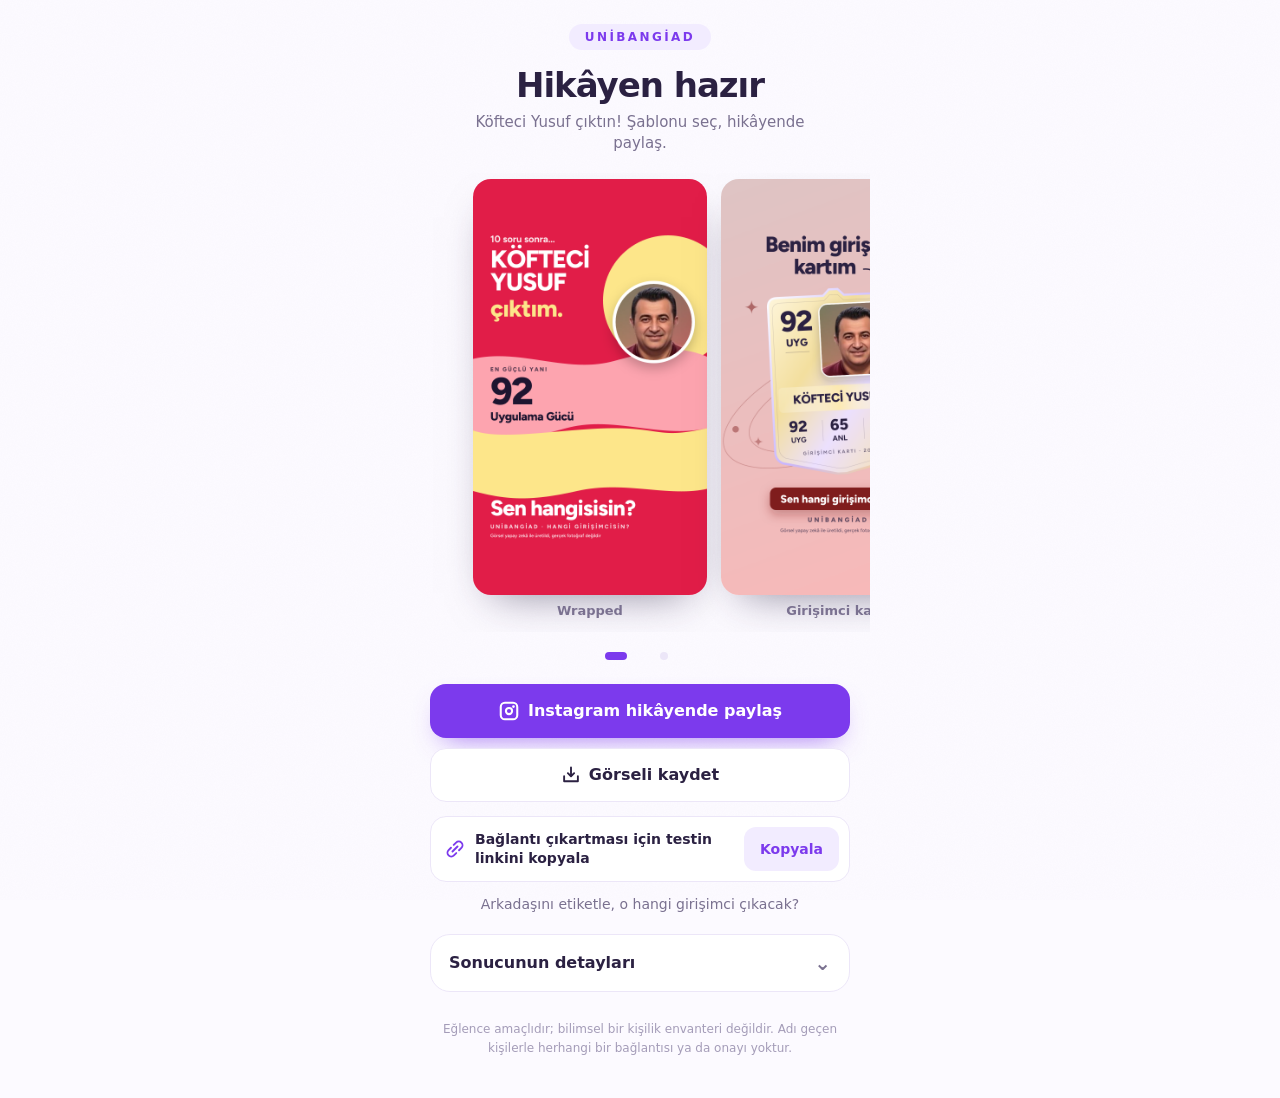
<file: kofteci-yusuf/index.html>
<!doctype html>
<html lang="tr">
<head>
<meta charset="utf-8">
<meta name="viewport" content="width=device-width, initial-scale=1, viewport-fit=cover">
<title>Köfteci Yusuf çıktım! — Hangi Girişimcisin?</title>
<meta name="description" content="Sen bir kez doğru yaparsın, sonra onu bin kez aynı şekilde tekrarlarsın.">
<meta name="robots" content="noindex">
<meta name="theme-color" content="#fcfaff">
<meta name="color-scheme" content="light">
<link rel="stylesheet" href="../stil.css">
<link rel="icon" type="image/svg+xml" href="../ikon.svg">
<style>:root{--g1:#7F1D1D;--g2:#EF4444}</style>
<meta property="og:title" content="Köfteci Yusuf çıktım! — Hangi Girişimcisin?">
<meta property="og:description" content="Sen bir kez doğru yaparsın, sonra onu bin kez aynı şekilde tekrarlarsın.">
<meta property="og:image" content="https://arifemre1939.github.io/hangi-girisimcisin-paylas/kofteci-yusuf/hikaye-wrapped.png">
<script src="../paylas.js" defer></script>
</head>
<body>
<main class="paylas-sayfa">
  <p class="marka" translate="no">UNİBANGİAD</p>
  <h1 class="baslik">Hikâyen hazır</h1>
  <p class="alt-baslik"><span translate="no">Köfteci Yusuf</span> çıktın! Şablonu seç, hikâyende paylaş.</p>

  <!-- Kaydırılabilir şablonlar: hangisi ortadaysa paylaş/kaydet onu kullanır (paylas.js). -->
  <div class="sablonlar" id="sablonlar" tabindex="0" aria-label="Hikâye şablonları, yana kaydırarak seç">
    <figure class="sablon" data-dosya="hikaye-wrapped.png"><img src="hikaye-wrapped.png" width="1080" height="1920" alt="Köfteci Yusuf — Wrapped hikâye görseli"><figcaption>Wrapped</figcaption></figure>
    <figure class="sablon" data-dosya="hikaye-kart.png"><img src="hikaye-kart.png" width="1080" height="1920" alt="Köfteci Yusuf — Girişimci kartı hikâye görseli"><figcaption>Girişimci kartı</figcaption></figure>
  </div>
  <div class="noktalar" id="noktalar"><button type="button" class="nokta aktif" data-i="0" aria-label="Wrapped şablonunu göster"></button><button type="button" class="nokta" data-i="1" aria-label="Girişimci kartı şablonunu göster"></button></div>

  <section class="eylemler">
    <button type="button" class="btn ana" id="paylas-btn"><svg xmlns="http://www.w3.org/2000/svg" width="22" height="22" fill="currentColor" viewBox="0 0 256 256" aria-hidden="true"><path d="M128,80a48,48,0,1,0,48,48A48.05,48.05,0,0,0,128,80Zm0,72a24,24,0,1,1,24-24A24,24,0,0,1,128,152ZM176,20H80A60.07,60.07,0,0,0,20,80v96a60.07,60.07,0,0,0,60,60h96a60.07,60.07,0,0,0,60-60V80A60.07,60.07,0,0,0,176,20Zm36,156a36,36,0,0,1-36,36H80a36,36,0,0,1-36-36V80A36,36,0,0,1,80,44h96a36,36,0,0,1,36,36ZM196,76a16,16,0,1,1-16-16A16,16,0,0,1,196,76Z"></path></svg>Instagram hikâyende paylaş</button>
    <a class="btn" id="kaydet" href="hikaye-wrapped.png" download="kofteci-yusuf-hikaye-wrapped.png"><svg xmlns="http://www.w3.org/2000/svg" width="20" height="20" fill="currentColor" viewBox="0 0 256 256" aria-hidden="true"><path d="M228,144v64a12,12,0,0,1-12,12H40a12,12,0,0,1-12-12V144a12,12,0,0,1,24,0v52H204V144a12,12,0,0,1,24,0Zm-108.49,8.49a12,12,0,0,0,17,0l40-40a12,12,0,0,0-17-17L140,115V32a12,12,0,0,0-24,0v83L96.49,95.51a12,12,0,0,0-17,17Z"></path></svg>Görseli kaydet</a>
    <div class="ipucu" id="ipucu" hidden>
      <p><strong>Görsel kaydedildi.</strong> Instagram'da yeni bir hikâye aç ve galeriden bu görseli seç.</p>
      <a href="instagram://story-camera">Instagram'ı aç →</a>
    </div>
    <div class="link-satir">
      <span class="link-ikon"><svg xmlns="http://www.w3.org/2000/svg" width="20" height="20" fill="currentColor" viewBox="0 0 256 256" aria-hidden="true"><path d="M87.5,151.52l64-64a12,12,0,0,1,17,17l-64,64a12,12,0,0,1-17-17Zm131-114a60.08,60.08,0,0,0-84.87,0L103.51,67.61a12,12,0,0,0,17,17l30.07-30.06a36,36,0,0,1,50.93,50.92L171.4,135.52a12,12,0,1,0,17,17l30.08-30.06A60.09,60.09,0,0,0,218.45,37.55ZM135.52,171.4l-30.07,30.08a36,36,0,0,1-50.92-50.93l30.06-30.07a12,12,0,0,0-17-17L37.55,133.58a60,60,0,0,0,84.88,84.87l30.06-30.07a12,12,0,0,0-17-17Z"></path></svg></span>
      <span class="link-metin">Bağlantı çıkartması için testin linkini kopyala</span>
      <button type="button" class="kopyala" id="link-kopyala">Kopyala</button>
    </div>
    <p class="link-yedek" id="link-yedek" hidden>Kopyalanamadı. Basılı tutup kopyala: <span class="secilebilir">https://hangigirisimcisin.duckdns.org</span></p>
    <p class="etiketle">Arkadaşını etiketle, o hangi girişimci çıkacak?</p>
  </section>

  <details class="detay">
    <summary>Sonucunun detayları</summary>
    <section class="kart">
      <div class="portre-alan">
      <svg viewBox="0 0 320 320" fill="none" aria-hidden="true" class="pointer-events-none select-none yorunge"><g transform="rotate(-28 160 160)" stroke="currentColor" stroke-width="1.25"><ellipse cx="160" cy="160" rx="150" ry="64"></ellipse><ellipse cx="160" cy="160" rx="112" ry="46" opacity="0.7"></ellipse><ellipse cx="160" cy="160" rx="74" ry="30" opacity="0.45"></ellipse></g><circle cx="268" cy="78" r="7" fill="currentColor"></circle><circle cx="66" cy="214" r="4" fill="currentColor" opacity="0.7"></circle></svg>
      <div class="portre"><img src="../kisiler/kofteci-yusuf.jpg" width="192" height="192" alt="Köfteci Yusuf (yapay zekâ ile üretilmiş görsel)"></div>
      <div class="halka" id="halka" hidden>
        <svg viewBox="0 0 96 96" aria-hidden="true"><circle class="iz-halka" cx="48" cy="48" r="40" fill="none" stroke-width="7"/><circle class="dolu-halka" id="halka-dolu" cx="48" cy="48" r="40" fill="none" stroke-width="7" stroke-linecap="round" stroke-dasharray="251.33" stroke-dashoffset="251.33"/></svg>
        <p><b id="uyum"></b><span>uyum</span></p>
      </div>
    </div>
      <p class="kunye">Görsel yapay zekâ ile üretilmiştir, gerçek bir fotoğraf değildir.</p>
      <h2 class="kisi-adi" translate="no">Köfteci Yusuf</h2>
      <p class="unvan">Yusuf Akkaş, aynı adlı zincirin kurucusu</p>
      <p class="slogan">“Sen bir kez doğru yaparsın, sonra onu bin kez aynı şekilde tekrarlarsın.”</p>
      <ul class="etiketler" aria-label="Güçlü yanların"><li>Tutarlılık</li><li>İşletme disiplini</li><li>Sade büyüme</li></ul>
    </section>
    <section class="profil" id="profil" hidden>
      <h2>Senin profilin</h2>
      <p class="alt">Cevaplarının 7 eksende dağılımı</p>
      <div id="cubuklar"></div>
    </section>
  </details>

  <footer>
    Eğlence amaçlıdır; bilimsel bir kişilik envanteri değildir. Adı geçen kişilerle
    herhangi bir bağlantısı ya da onayı yoktur.
  </footer>
</main>
<script type="application/json" id="veri">{"slug":"kofteci-yusuf","name":"Köfteci Yusuf","axes":[{"id":"vizyon","label":"Vizyon","color":"#8B5CF6","icon":"\u003csvg xmlns=\"http://www.w3.org/2000/svg\" width=\"20\" height=\"20\" fill=\"currentColor\" viewBox=\"0 0 256 256\" aria-hidden=\"true\">\u003cpath d=\"M237.2,151.87v0a47.1,47.1,0,0,0-2.35-5.45L193.26,51.8a7.82,7.82,0,0,0-1.66-2.44,32,32,0,0,0-45.26,0A8,8,0,0,0,144,55V80H112V55a8,8,0,0,0-2.34-5.66,32,32,0,0,0-45.26,0,7.82,7.82,0,0,0-1.66,2.44L21.15,146.4a47.1,47.1,0,0,0-2.35,5.45v0A48,48,0,1,0,112,168V96h32v72a48,48,0,1,0,93.2-16.13ZM76.71,59.75a16,16,0,0,1,19.29-1v73.51a47.9,47.9,0,0,0-46.79-9.92ZM64,200a32,32,0,1,1,32-32A32,32,0,0,1,64,200ZM160,58.74a16,16,0,0,1,19.29,1l27.5,62.58A47.9,47.9,0,0,0,160,132.25ZM192,200a32,32,0,1,1,32-32A32,32,0,0,1,192,200Z\">\u003c/path>\u003c/svg>"},{"id":"risk","label":"Risk İştahı","color":"#EF4444","icon":"\u003csvg xmlns=\"http://www.w3.org/2000/svg\" width=\"20\" height=\"20\" fill=\"currentColor\" viewBox=\"0 0 256 256\" aria-hidden=\"true\">\u003cpath d=\"M192,32H64A32,32,0,0,0,32,64V192a32,32,0,0,0,32,32H192a32,32,0,0,0,32-32V64A32,32,0,0,0,192,32Zm16,160a16,16,0,0,1-16,16H64a16,16,0,0,1-16-16V64A16,16,0,0,1,64,48H192a16,16,0,0,1,16,16ZM104,92A12,12,0,1,1,92,80,12,12,0,0,1,104,92Zm72,0a12,12,0,1,1-12-12A12,12,0,0,1,176,92Zm-72,72a12,12,0,1,1-12-12A12,12,0,0,1,104,164Zm36-36a12,12,0,1,1-12-12A12,12,0,0,1,140,128Zm36,36a12,12,0,1,1-12-12A12,12,0,0,1,176,164Z\">\u003c/path>\u003c/svg>"},{"id":"analiz","label":"Analitik Düşünce","color":"#0EA5E9","icon":"\u003csvg xmlns=\"http://www.w3.org/2000/svg\" width=\"20\" height=\"20\" fill=\"currentColor\" viewBox=\"0 0 256 256\" aria-hidden=\"true\">\u003cpath d=\"M224,200h-8V40a8,8,0,0,0-8-8H152a8,8,0,0,0-8,8V80H96a8,8,0,0,0-8,8v40H48a8,8,0,0,0-8,8v64H32a8,8,0,0,0,0,16H224a8,8,0,0,0,0-16ZM160,48h40V200H160ZM104,96h40V200H104ZM56,144H88v56H56Z\">\u003c/path>\u003c/svg>"},{"id":"yaratici","label":"Yaratıcılık","color":"#F59E0B","icon":"\u003csvg xmlns=\"http://www.w3.org/2000/svg\" width=\"20\" height=\"20\" fill=\"currentColor\" viewBox=\"0 0 256 256\" aria-hidden=\"true\">\u003cpath d=\"M200.77,53.89A103.27,103.27,0,0,0,128,24h-1.07A104,104,0,0,0,24,128c0,43,26.58,79.06,69.36,94.17A32,32,0,0,0,136,192a16,16,0,0,1,16-16h46.21a31.81,31.81,0,0,0,31.2-24.88,104.43,104.43,0,0,0,2.59-24A103.28,103.28,0,0,0,200.77,53.89Zm13,93.71A15.89,15.89,0,0,1,198.21,160H152a32,32,0,0,0-32,32,16,16,0,0,1-21.31,15.07C62.49,194.3,40,164,40,128a88,88,0,0,1,87.09-88h.9a88.35,88.35,0,0,1,88,87.25A88.86,88.86,0,0,1,213.81,147.6ZM140,76a12,12,0,1,1-12-12A12,12,0,0,1,140,76ZM96,100A12,12,0,1,1,84,88,12,12,0,0,1,96,100Zm0,56a12,12,0,1,1-12-12A12,12,0,0,1,96,156Zm88-56a12,12,0,1,1-12-12A12,12,0,0,1,184,100Z\">\u003c/path>\u003c/svg>"},{"id":"ag","label":"Ağ Kurma","color":"#10B981","icon":"\u003csvg xmlns=\"http://www.w3.org/2000/svg\" width=\"20\" height=\"20\" fill=\"currentColor\" viewBox=\"0 0 256 256\" aria-hidden=\"true\">\u003cpath d=\"M254.3,107.91,228.78,56.85a16,16,0,0,0-21.47-7.15L182.44,62.13,130.05,48.27a8.14,8.14,0,0,0-4.1,0L73.56,62.13,48.69,49.7a16,16,0,0,0-21.47,7.15L1.7,107.9a16,16,0,0,0,7.15,21.47l27,13.51,55.49,39.63a8.06,8.06,0,0,0,2.71,1.25l64,16a8,8,0,0,0,7.6-2.1l55.07-55.08,26.42-13.21a16,16,0,0,0,7.15-21.46Zm-54.89,33.37L165,113.72a8,8,0,0,0-10.68.61C136.51,132.27,116.66,130,104,122L147.24,80h31.81l27.21,54.41ZM41.53,64,62,74.22,36.43,125.27,16,115.06Zm116,119.13L99.42,168.61l-49.2-35.14,28-56L128,64.28l9.8,2.59-45,43.68-.08.09a16,16,0,0,0,2.72,24.81c20.56,13.13,45.37,11,64.91-5L188,152.66Zm62-57.87-25.52-51L214.47,64,240,115.06Zm-87.75,92.67a8,8,0,0,1-7.75,6.06,8.13,8.13,0,0,1-1.95-.24L80.41,213.33a7.89,7.89,0,0,1-2.71-1.25L51.35,193.26a8,8,0,0,1,9.3-13l25.11,17.94L126,208.24A8,8,0,0,1,131.82,217.94Z\">\u003c/path>\u003c/svg>"},{"id":"uygulama","label":"Uygulama Gücü","color":"#F43F5E","icon":"\u003csvg xmlns=\"http://www.w3.org/2000/svg\" width=\"20\" height=\"20\" fill=\"currentColor\" viewBox=\"0 0 256 256\" aria-hidden=\"true\">\u003cpath d=\"M128,80a48,48,0,1,0,48,48A48.05,48.05,0,0,0,128,80Zm0,80a32,32,0,1,1,32-32A32,32,0,0,1,128,160Zm88-29.84q.06-2.16,0-4.32l14.92-18.64a8,8,0,0,0,1.48-7.06,107.21,107.21,0,0,0-10.88-26.25,8,8,0,0,0-6-3.93l-23.72-2.64q-1.48-1.56-3-3L186,40.54a8,8,0,0,0-3.94-6,107.71,107.71,0,0,0-26.25-10.87,8,8,0,0,0-7.06,1.49L130.16,40Q128,40,125.84,40L107.2,25.11a8,8,0,0,0-7.06-1.48A107.6,107.6,0,0,0,73.89,34.51a8,8,0,0,0-3.93,6L67.32,64.27q-1.56,1.49-3,3L40.54,70a8,8,0,0,0-6,3.94,107.71,107.71,0,0,0-10.87,26.25,8,8,0,0,0,1.49,7.06L40,125.84Q40,128,40,130.16L25.11,148.8a8,8,0,0,0-1.48,7.06,107.21,107.21,0,0,0,10.88,26.25,8,8,0,0,0,6,3.93l23.72,2.64q1.49,1.56,3,3L70,215.46a8,8,0,0,0,3.94,6,107.71,107.71,0,0,0,26.25,10.87,8,8,0,0,0,7.06-1.49L125.84,216q2.16.06,4.32,0l18.64,14.92a8,8,0,0,0,7.06,1.48,107.21,107.21,0,0,0,26.25-10.88,8,8,0,0,0,3.93-6l2.64-23.72q1.56-1.48,3-3L215.46,186a8,8,0,0,0,6-3.94,107.71,107.71,0,0,0,10.87-26.25,8,8,0,0,0-1.49-7.06Zm-16.1-6.5a73.93,73.93,0,0,1,0,8.68,8,8,0,0,0,1.74,5.48l14.19,17.73a91.57,91.57,0,0,1-6.23,15L187,173.11a8,8,0,0,0-5.1,2.64,74.11,74.11,0,0,1-6.14,6.14,8,8,0,0,0-2.64,5.1l-2.51,22.58a91.32,91.32,0,0,1-15,6.23l-17.74-14.19a8,8,0,0,0-5-1.75h-.48a73.93,73.93,0,0,1-8.68,0,8,8,0,0,0-5.48,1.74L100.45,215.8a91.57,91.57,0,0,1-15-6.23L82.89,187a8,8,0,0,0-2.64-5.1,74.11,74.11,0,0,1-6.14-6.14,8,8,0,0,0-5.1-2.64L46.43,170.6a91.32,91.32,0,0,1-6.23-15l14.19-17.74a8,8,0,0,0,1.74-5.48,73.93,73.93,0,0,1,0-8.68,8,8,0,0,0-1.74-5.48L40.2,100.45a91.57,91.57,0,0,1,6.23-15L69,82.89a8,8,0,0,0,5.1-2.64,74.11,74.11,0,0,1,6.14-6.14A8,8,0,0,0,82.89,69L85.4,46.43a91.32,91.32,0,0,1,15-6.23l17.74,14.19a8,8,0,0,0,5.48,1.74,73.93,73.93,0,0,1,8.68,0,8,8,0,0,0,5.48-1.74L155.55,40.2a91.57,91.57,0,0,1,15,6.23L173.11,69a8,8,0,0,0,2.64,5.1,74.11,74.11,0,0,1,6.14,6.14,8,8,0,0,0,5.1,2.64l22.58,2.51a91.32,91.32,0,0,1,6.23,15l-14.19,17.74A8,8,0,0,0,199.87,123.66Z\">\u003c/path>\u003c/svg>"},{"id":"sahne","label":"Sahne Gücü","color":"#D946EF","icon":"\u003csvg xmlns=\"http://www.w3.org/2000/svg\" width=\"20\" height=\"20\" fill=\"currentColor\" viewBox=\"0 0 256 256\" aria-hidden=\"true\">\u003cpath d=\"M168,16A72.07,72.07,0,0,0,96,88a73.29,73.29,0,0,0,.63,9.42L27.12,192.22A15.93,15.93,0,0,0,28.71,213L43,227.29a15.93,15.93,0,0,0,20.78,1.59l94.81-69.53A73.29,73.29,0,0,0,168,160a72,72,0,1,0,0-144Zm56,72a55.72,55.72,0,0,1-11.16,33.52L134.49,43.16A56,56,0,0,1,224,88ZM54.32,216,40,201.68,102.14,117A72.37,72.37,0,0,0,139,153.86ZM112,88a55.67,55.67,0,0,1,11.16-33.51l78.34,78.34A56,56,0,0,1,112,88Zm-2.35,58.34a8,8,0,0,1,0,11.31l-8,8a8,8,0,1,1-11.31-11.31l8-8A8,8,0,0,1,109.67,146.33Z\">\u003c/path>\u003c/svg>"}],"profile":[42,35,65,20,60,92,35],"weight":1,"link":"https://hangigirisimcisin.duckdns.org"}</script>
</body>
</html>
</file>
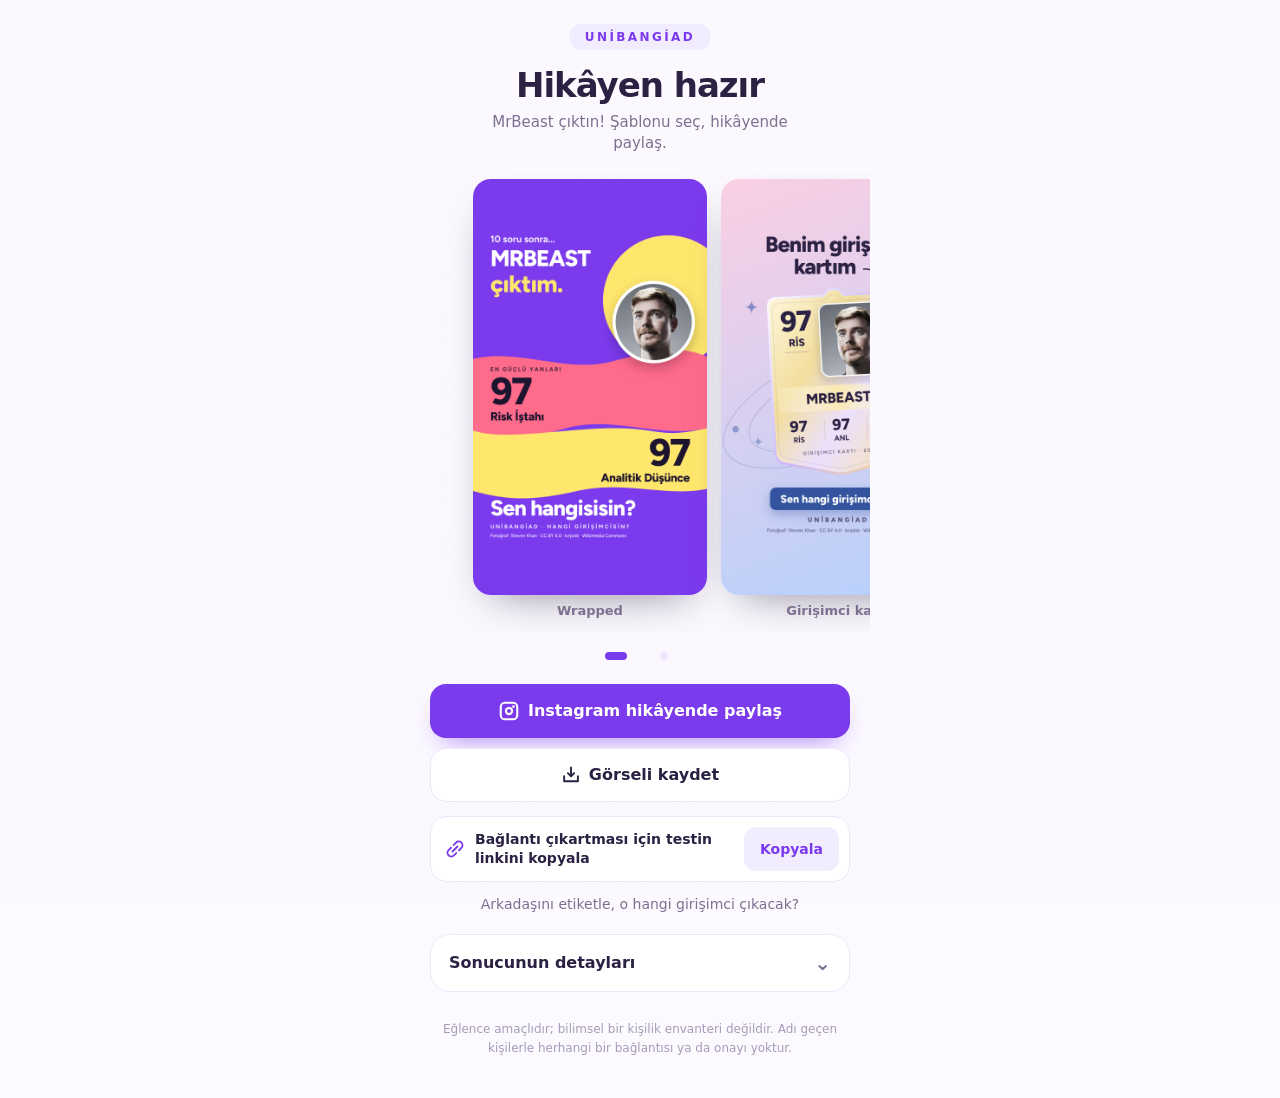
<file: mrbeast/index.html>
<!doctype html>
<html lang="tr">
<head>
<meta charset="utf-8">
<meta name="viewport" content="width=device-width, initial-scale=1, viewport-fit=cover">
<title>MrBeast çıktım! — Hangi Girişimcisin?</title>
<meta name="description" content="Sen bir videoyu çekmeden önce izleyicinin hangi saniyede sıkılacağını bilirsin.">
<meta name="robots" content="noindex">
<meta name="theme-color" content="#fcfaff">
<meta name="color-scheme" content="light">
<link rel="stylesheet" href="../stil.css">
<link rel="icon" type="image/svg+xml" href="../ikon.svg">
<style>:root{--g1:#EC4899;--g2:#3B82F6}</style>
<meta property="og:title" content="MrBeast çıktım! — Hangi Girişimcisin?">
<meta property="og:description" content="Sen bir videoyu çekmeden önce izleyicinin hangi saniyede sıkılacağını bilirsin.">
<meta property="og:image" content="https://arifemre1939.github.io/hangi-girisimcisin-paylas/mrbeast/hikaye-wrapped.png">
<script src="../paylas.js" defer></script>
</head>
<body>
<main class="paylas-sayfa">
  <p class="marka" translate="no">UNİBANGİAD</p>
  <h1 class="baslik">Hikâyen hazır</h1>
  <p class="alt-baslik"><span translate="no">MrBeast</span> çıktın! Şablonu seç, hikâyende paylaş.</p>

  <!-- Kaydırılabilir şablonlar: hangisi ortadaysa paylaş/kaydet onu kullanır (paylas.js). -->
  <div class="sablonlar" id="sablonlar" tabindex="0" aria-label="Hikâye şablonları, yana kaydırarak seç">
    <figure class="sablon" data-dosya="hikaye-wrapped.png"><img src="hikaye-wrapped.png" width="1080" height="1920" alt="MrBeast — Wrapped hikâye görseli"><figcaption>Wrapped</figcaption></figure>
    <figure class="sablon" data-dosya="hikaye-kart.png"><img src="hikaye-kart.png" width="1080" height="1920" alt="MrBeast — Girişimci kartı hikâye görseli"><figcaption>Girişimci kartı</figcaption></figure>
  </div>
  <div class="noktalar" id="noktalar"><button type="button" class="nokta aktif" data-i="0" aria-label="Wrapped şablonunu göster"></button><button type="button" class="nokta" data-i="1" aria-label="Girişimci kartı şablonunu göster"></button></div>

  <section class="eylemler">
    <button type="button" class="btn ana" id="paylas-btn"><svg xmlns="http://www.w3.org/2000/svg" width="22" height="22" fill="currentColor" viewBox="0 0 256 256" aria-hidden="true"><path d="M128,80a48,48,0,1,0,48,48A48.05,48.05,0,0,0,128,80Zm0,72a24,24,0,1,1,24-24A24,24,0,0,1,128,152ZM176,20H80A60.07,60.07,0,0,0,20,80v96a60.07,60.07,0,0,0,60,60h96a60.07,60.07,0,0,0,60-60V80A60.07,60.07,0,0,0,176,20Zm36,156a36,36,0,0,1-36,36H80a36,36,0,0,1-36-36V80A36,36,0,0,1,80,44h96a36,36,0,0,1,36,36ZM196,76a16,16,0,1,1-16-16A16,16,0,0,1,196,76Z"></path></svg>Instagram hikâyende paylaş</button>
    <a class="btn" id="kaydet" href="hikaye-wrapped.png" download="mrbeast-hikaye-wrapped.png"><svg xmlns="http://www.w3.org/2000/svg" width="20" height="20" fill="currentColor" viewBox="0 0 256 256" aria-hidden="true"><path d="M228,144v64a12,12,0,0,1-12,12H40a12,12,0,0,1-12-12V144a12,12,0,0,1,24,0v52H204V144a12,12,0,0,1,24,0Zm-108.49,8.49a12,12,0,0,0,17,0l40-40a12,12,0,0,0-17-17L140,115V32a12,12,0,0,0-24,0v83L96.49,95.51a12,12,0,0,0-17,17Z"></path></svg>Görseli kaydet</a>
    <div class="ipucu" id="ipucu" hidden>
      <p><strong>Görsel kaydedildi.</strong> Instagram'da yeni bir hikâye aç ve galeriden bu görseli seç.</p>
      <a href="instagram://story-camera">Instagram'ı aç →</a>
    </div>
    <div class="link-satir">
      <span class="link-ikon"><svg xmlns="http://www.w3.org/2000/svg" width="20" height="20" fill="currentColor" viewBox="0 0 256 256" aria-hidden="true"><path d="M87.5,151.52l64-64a12,12,0,0,1,17,17l-64,64a12,12,0,0,1-17-17Zm131-114a60.08,60.08,0,0,0-84.87,0L103.51,67.61a12,12,0,0,0,17,17l30.07-30.06a36,36,0,0,1,50.93,50.92L171.4,135.52a12,12,0,1,0,17,17l30.08-30.06A60.09,60.09,0,0,0,218.45,37.55ZM135.52,171.4l-30.07,30.08a36,36,0,0,1-50.92-50.93l30.06-30.07a12,12,0,0,0-17-17L37.55,133.58a60,60,0,0,0,84.88,84.87l30.06-30.07a12,12,0,0,0-17-17Z"></path></svg></span>
      <span class="link-metin">Bağlantı çıkartması için testin linkini kopyala</span>
      <button type="button" class="kopyala" id="link-kopyala">Kopyala</button>
    </div>
    <p class="link-yedek" id="link-yedek" hidden>Kopyalanamadı. Basılı tutup kopyala: <span class="secilebilir">https://hangigirisimcisin.duckdns.org</span></p>
    <p class="etiketle">Arkadaşını etiketle, o hangi girişimci çıkacak?</p>
  </section>

  <details class="detay">
    <summary>Sonucunun detayları</summary>
    <section class="kart">
      <div class="portre-alan">
      <svg viewBox="0 0 320 320" fill="none" aria-hidden="true" class="pointer-events-none select-none yorunge"><g transform="rotate(-28 160 160)" stroke="currentColor" stroke-width="1.25"><ellipse cx="160" cy="160" rx="150" ry="64"></ellipse><ellipse cx="160" cy="160" rx="112" ry="46" opacity="0.7"></ellipse><ellipse cx="160" cy="160" rx="74" ry="30" opacity="0.45"></ellipse></g><circle cx="268" cy="78" r="7" fill="currentColor"></circle><circle cx="66" cy="214" r="4" fill="currentColor" opacity="0.7"></circle></svg>
      <div class="portre"><img src="../kisiler/mrbeast.jpg" width="192" height="192" alt="MrBeast"></div>
      <div class="halka" id="halka" hidden>
        <svg viewBox="0 0 96 96" aria-hidden="true"><circle class="iz-halka" cx="48" cy="48" r="40" fill="none" stroke-width="7"/><circle class="dolu-halka" id="halka-dolu" cx="48" cy="48" r="40" fill="none" stroke-width="7" stroke-linecap="round" stroke-dasharray="251.33" stroke-dashoffset="251.33"/></svg>
        <p><b id="uyum"></b><span>uyum</span></p>
      </div>
    </div>
      <p class="kunye">Fotoğraf: <a href="https://commons.wikimedia.org/wiki/File:MrBeast_2023_(cropped).jpg" target="_blank" rel="noopener">Steven Khan</a> · <a href="https://creativecommons.org/licenses/by/4.0/" target="_blank" rel="noopener">CC BY 4.0</a> · kırpıldı · <a href="https://commons.wikimedia.org/wiki/File:MrBeast_2023_(cropped).jpg" target="_blank" rel="noopener">Wikimedia Commons</a></p>
      <h2 class="kisi-adi" translate="no">MrBeast</h2>
      <p class="unvan">YouTuber, Feastables'ın kurucusu</p>
      <p class="slogan">“Sen bir videoyu çekmeden önce izleyicinin hangi saniyede sıkılacağını bilirsin.”</p>
      <ul class="etiketler" aria-label="Güçlü yanların"><li>Veriye dayalı şov</li><li>Ölçek takıntısı</li><li>Cömert büyüme</li></ul>
    </section>
    <section class="profil" id="profil" hidden>
      <h2>Senin profilin</h2>
      <p class="alt">Cevaplarının 7 eksende dağılımı</p>
      <div id="cubuklar"></div>
    </section>
  </details>

  <footer>
    Eğlence amaçlıdır; bilimsel bir kişilik envanteri değildir. Adı geçen kişilerle
    herhangi bir bağlantısı ya da onayı yoktur.
  </footer>
</main>
<script type="application/json" id="veri">{"slug":"mrbeast","name":"MrBeast","axes":[{"id":"vizyon","label":"Vizyon","color":"#8B5CF6","icon":"\u003csvg xmlns=\"http://www.w3.org/2000/svg\" width=\"20\" height=\"20\" fill=\"currentColor\" viewBox=\"0 0 256 256\" aria-hidden=\"true\">\u003cpath d=\"M237.2,151.87v0a47.1,47.1,0,0,0-2.35-5.45L193.26,51.8a7.82,7.82,0,0,0-1.66-2.44,32,32,0,0,0-45.26,0A8,8,0,0,0,144,55V80H112V55a8,8,0,0,0-2.34-5.66,32,32,0,0,0-45.26,0,7.82,7.82,0,0,0-1.66,2.44L21.15,146.4a47.1,47.1,0,0,0-2.35,5.45v0A48,48,0,1,0,112,168V96h32v72a48,48,0,1,0,93.2-16.13ZM76.71,59.75a16,16,0,0,1,19.29-1v73.51a47.9,47.9,0,0,0-46.79-9.92ZM64,200a32,32,0,1,1,32-32A32,32,0,0,1,64,200ZM160,58.74a16,16,0,0,1,19.29,1l27.5,62.58A47.9,47.9,0,0,0,160,132.25ZM192,200a32,32,0,1,1,32-32A32,32,0,0,1,192,200Z\">\u003c/path>\u003c/svg>"},{"id":"risk","label":"Risk İştahı","color":"#EF4444","icon":"\u003csvg xmlns=\"http://www.w3.org/2000/svg\" width=\"20\" height=\"20\" fill=\"currentColor\" viewBox=\"0 0 256 256\" aria-hidden=\"true\">\u003cpath d=\"M192,32H64A32,32,0,0,0,32,64V192a32,32,0,0,0,32,32H192a32,32,0,0,0,32-32V64A32,32,0,0,0,192,32Zm16,160a16,16,0,0,1-16,16H64a16,16,0,0,1-16-16V64A16,16,0,0,1,64,48H192a16,16,0,0,1,16,16ZM104,92A12,12,0,1,1,92,80,12,12,0,0,1,104,92Zm72,0a12,12,0,1,1-12-12A12,12,0,0,1,176,92Zm-72,72a12,12,0,1,1-12-12A12,12,0,0,1,104,164Zm36-36a12,12,0,1,1-12-12A12,12,0,0,1,140,128Zm36,36a12,12,0,1,1-12-12A12,12,0,0,1,176,164Z\">\u003c/path>\u003c/svg>"},{"id":"analiz","label":"Analitik Düşünce","color":"#0EA5E9","icon":"\u003csvg xmlns=\"http://www.w3.org/2000/svg\" width=\"20\" height=\"20\" fill=\"currentColor\" viewBox=\"0 0 256 256\" aria-hidden=\"true\">\u003cpath d=\"M224,200h-8V40a8,8,0,0,0-8-8H152a8,8,0,0,0-8,8V80H96a8,8,0,0,0-8,8v40H48a8,8,0,0,0-8,8v64H32a8,8,0,0,0,0,16H224a8,8,0,0,0,0-16ZM160,48h40V200H160ZM104,96h40V200H104ZM56,144H88v56H56Z\">\u003c/path>\u003c/svg>"},{"id":"yaratici","label":"Yaratıcılık","color":"#F59E0B","icon":"\u003csvg xmlns=\"http://www.w3.org/2000/svg\" width=\"20\" height=\"20\" fill=\"currentColor\" viewBox=\"0 0 256 256\" aria-hidden=\"true\">\u003cpath d=\"M200.77,53.89A103.27,103.27,0,0,0,128,24h-1.07A104,104,0,0,0,24,128c0,43,26.58,79.06,69.36,94.17A32,32,0,0,0,136,192a16,16,0,0,1,16-16h46.21a31.81,31.81,0,0,0,31.2-24.88,104.43,104.43,0,0,0,2.59-24A103.28,103.28,0,0,0,200.77,53.89Zm13,93.71A15.89,15.89,0,0,1,198.21,160H152a32,32,0,0,0-32,32,16,16,0,0,1-21.31,15.07C62.49,194.3,40,164,40,128a88,88,0,0,1,87.09-88h.9a88.35,88.35,0,0,1,88,87.25A88.86,88.86,0,0,1,213.81,147.6ZM140,76a12,12,0,1,1-12-12A12,12,0,0,1,140,76ZM96,100A12,12,0,1,1,84,88,12,12,0,0,1,96,100Zm0,56a12,12,0,1,1-12-12A12,12,0,0,1,96,156Zm88-56a12,12,0,1,1-12-12A12,12,0,0,1,184,100Z\">\u003c/path>\u003c/svg>"},{"id":"ag","label":"Ağ Kurma","color":"#10B981","icon":"\u003csvg xmlns=\"http://www.w3.org/2000/svg\" width=\"20\" height=\"20\" fill=\"currentColor\" viewBox=\"0 0 256 256\" aria-hidden=\"true\">\u003cpath d=\"M254.3,107.91,228.78,56.85a16,16,0,0,0-21.47-7.15L182.44,62.13,130.05,48.27a8.14,8.14,0,0,0-4.1,0L73.56,62.13,48.69,49.7a16,16,0,0,0-21.47,7.15L1.7,107.9a16,16,0,0,0,7.15,21.47l27,13.51,55.49,39.63a8.06,8.06,0,0,0,2.71,1.25l64,16a8,8,0,0,0,7.6-2.1l55.07-55.08,26.42-13.21a16,16,0,0,0,7.15-21.46Zm-54.89,33.37L165,113.72a8,8,0,0,0-10.68.61C136.51,132.27,116.66,130,104,122L147.24,80h31.81l27.21,54.41ZM41.53,64,62,74.22,36.43,125.27,16,115.06Zm116,119.13L99.42,168.61l-49.2-35.14,28-56L128,64.28l9.8,2.59-45,43.68-.08.09a16,16,0,0,0,2.72,24.81c20.56,13.13,45.37,11,64.91-5L188,152.66Zm62-57.87-25.52-51L214.47,64,240,115.06Zm-87.75,92.67a8,8,0,0,1-7.75,6.06,8.13,8.13,0,0,1-1.95-.24L80.41,213.33a7.89,7.89,0,0,1-2.71-1.25L51.35,193.26a8,8,0,0,1,9.3-13l25.11,17.94L126,208.24A8,8,0,0,1,131.82,217.94Z\">\u003c/path>\u003c/svg>"},{"id":"uygulama","label":"Uygulama Gücü","color":"#F43F5E","icon":"\u003csvg xmlns=\"http://www.w3.org/2000/svg\" width=\"20\" height=\"20\" fill=\"currentColor\" viewBox=\"0 0 256 256\" aria-hidden=\"true\">\u003cpath d=\"M128,80a48,48,0,1,0,48,48A48.05,48.05,0,0,0,128,80Zm0,80a32,32,0,1,1,32-32A32,32,0,0,1,128,160Zm88-29.84q.06-2.16,0-4.32l14.92-18.64a8,8,0,0,0,1.48-7.06,107.21,107.21,0,0,0-10.88-26.25,8,8,0,0,0-6-3.93l-23.72-2.64q-1.48-1.56-3-3L186,40.54a8,8,0,0,0-3.94-6,107.71,107.71,0,0,0-26.25-10.87,8,8,0,0,0-7.06,1.49L130.16,40Q128,40,125.84,40L107.2,25.11a8,8,0,0,0-7.06-1.48A107.6,107.6,0,0,0,73.89,34.51a8,8,0,0,0-3.93,6L67.32,64.27q-1.56,1.49-3,3L40.54,70a8,8,0,0,0-6,3.94,107.71,107.71,0,0,0-10.87,26.25,8,8,0,0,0,1.49,7.06L40,125.84Q40,128,40,130.16L25.11,148.8a8,8,0,0,0-1.48,7.06,107.21,107.21,0,0,0,10.88,26.25,8,8,0,0,0,6,3.93l23.72,2.64q1.49,1.56,3,3L70,215.46a8,8,0,0,0,3.94,6,107.71,107.71,0,0,0,26.25,10.87,8,8,0,0,0,7.06-1.49L125.84,216q2.16.06,4.32,0l18.64,14.92a8,8,0,0,0,7.06,1.48,107.21,107.21,0,0,0,26.25-10.88,8,8,0,0,0,3.93-6l2.64-23.72q1.56-1.48,3-3L215.46,186a8,8,0,0,0,6-3.94,107.71,107.71,0,0,0,10.87-26.25,8,8,0,0,0-1.49-7.06Zm-16.1-6.5a73.93,73.93,0,0,1,0,8.68,8,8,0,0,0,1.74,5.48l14.19,17.73a91.57,91.57,0,0,1-6.23,15L187,173.11a8,8,0,0,0-5.1,2.64,74.11,74.11,0,0,1-6.14,6.14,8,8,0,0,0-2.64,5.1l-2.51,22.58a91.32,91.32,0,0,1-15,6.23l-17.74-14.19a8,8,0,0,0-5-1.75h-.48a73.93,73.93,0,0,1-8.68,0,8,8,0,0,0-5.48,1.74L100.45,215.8a91.57,91.57,0,0,1-15-6.23L82.89,187a8,8,0,0,0-2.64-5.1,74.11,74.11,0,0,1-6.14-6.14,8,8,0,0,0-5.1-2.64L46.43,170.6a91.32,91.32,0,0,1-6.23-15l14.19-17.74a8,8,0,0,0,1.74-5.48,73.93,73.93,0,0,1,0-8.68,8,8,0,0,0-1.74-5.48L40.2,100.45a91.57,91.57,0,0,1,6.23-15L69,82.89a8,8,0,0,0,5.1-2.64,74.11,74.11,0,0,1,6.14-6.14A8,8,0,0,0,82.89,69L85.4,46.43a91.32,91.32,0,0,1,15-6.23l17.74,14.19a8,8,0,0,0,5.48,1.74,73.93,73.93,0,0,1,8.68,0,8,8,0,0,0,5.48-1.74L155.55,40.2a91.57,91.57,0,0,1,15,6.23L173.11,69a8,8,0,0,0,2.64,5.1,74.11,74.11,0,0,1,6.14,6.14,8,8,0,0,0,5.1,2.64l22.58,2.51a91.32,91.32,0,0,1,6.23,15l-14.19,17.74A8,8,0,0,0,199.87,123.66Z\">\u003c/path>\u003c/svg>"},{"id":"sahne","label":"Sahne Gücü","color":"#D946EF","icon":"\u003csvg xmlns=\"http://www.w3.org/2000/svg\" width=\"20\" height=\"20\" fill=\"currentColor\" viewBox=\"0 0 256 256\" aria-hidden=\"true\">\u003cpath d=\"M168,16A72.07,72.07,0,0,0,96,88a73.29,73.29,0,0,0,.63,9.42L27.12,192.22A15.93,15.93,0,0,0,28.71,213L43,227.29a15.93,15.93,0,0,0,20.78,1.59l94.81-69.53A73.29,73.29,0,0,0,168,160a72,72,0,1,0,0-144Zm56,72a55.72,55.72,0,0,1-11.16,33.52L134.49,43.16A56,56,0,0,1,224,88ZM54.32,216,40,201.68,102.14,117A72.37,72.37,0,0,0,139,153.86ZM112,88a55.67,55.67,0,0,1,11.16-33.51l78.34,78.34A56,56,0,0,1,112,88Zm-2.35,58.34a8,8,0,0,1,0,11.31l-8,8a8,8,0,1,1-11.31-11.31l8-8A8,8,0,0,1,109.67,146.33Z\">\u003c/path>\u003c/svg>"}],"profile":[73,97,97,75,45,76,91],"weight":1,"link":"https://hangigirisimcisin.duckdns.org"}</script>
</body>
</html>
</file>
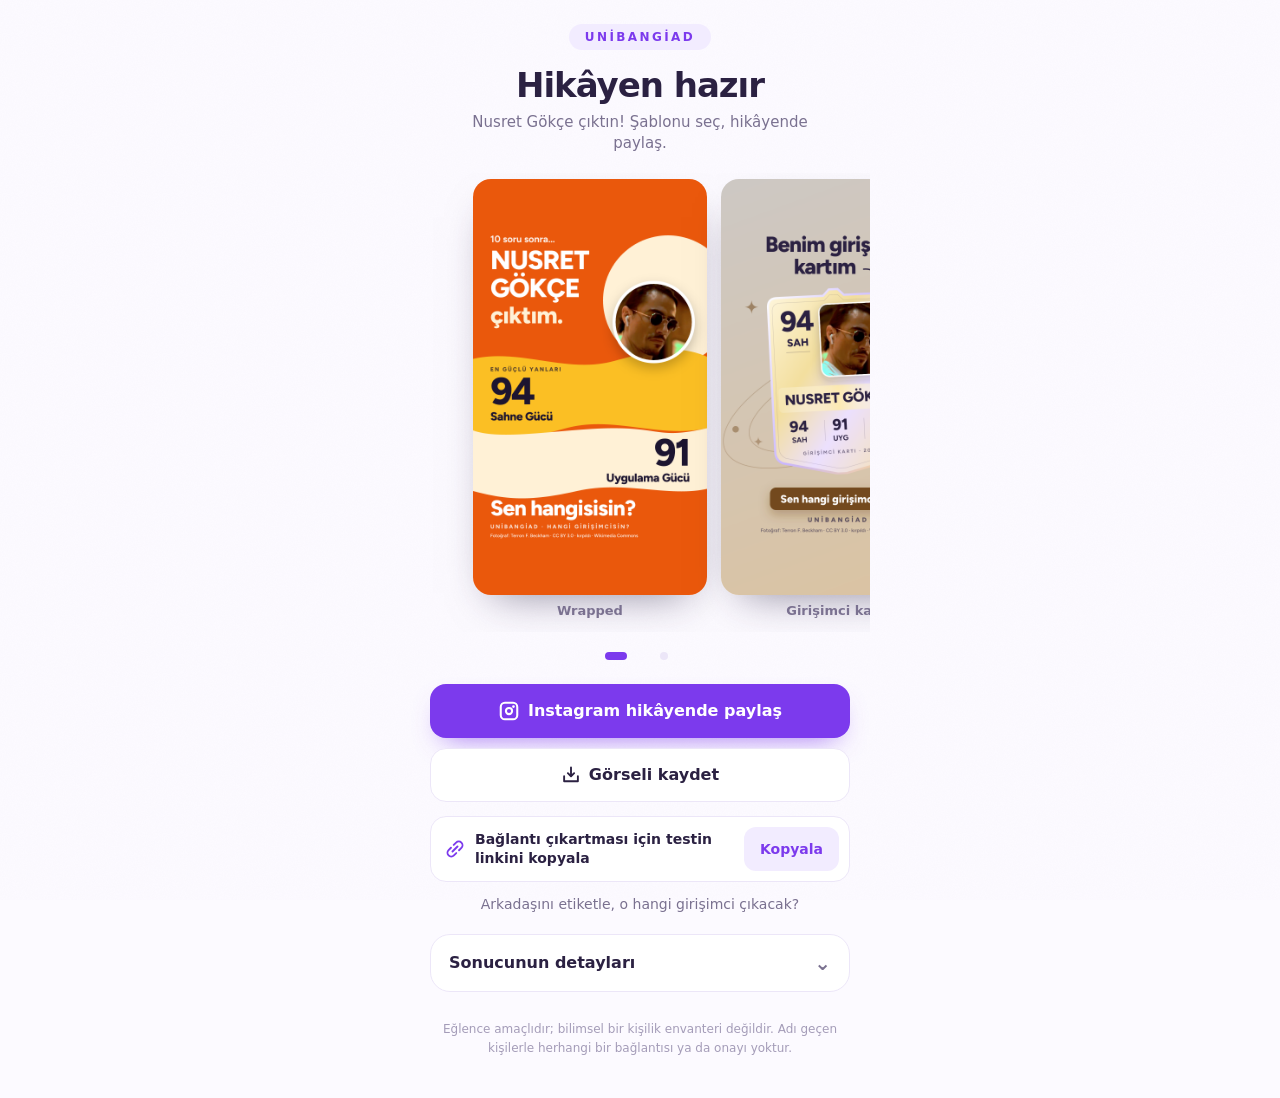
<file: nusret-gokce/index.html>
<!doctype html>
<html lang="tr">
<head>
<meta charset="utf-8">
<meta name="viewport" content="width=device-width, initial-scale=1, viewport-fit=cover">
<title>Nusret Gökçe çıktım! — Hangi Girişimcisin?</title>
<meta name="description" content="Sen işini yapmazsın, işini sahneye çevirirsin.">
<meta name="robots" content="noindex">
<meta name="theme-color" content="#fcfaff">
<meta name="color-scheme" content="light">
<link rel="stylesheet" href="../stil.css">
<link rel="icon" type="image/svg+xml" href="../ikon.svg">
<style>:root{--g1:#3F2A1D;--g2:#A16207}</style>
<meta property="og:title" content="Nusret Gökçe çıktım! — Hangi Girişimcisin?">
<meta property="og:description" content="Sen işini yapmazsın, işini sahneye çevirirsin.">
<meta property="og:image" content="https://arifemre1939.github.io/hangi-girisimcisin-paylas/nusret-gokce/hikaye-wrapped.png">
<script src="../paylas.js" defer></script>
</head>
<body>
<main class="paylas-sayfa">
  <p class="marka" translate="no">UNİBANGİAD</p>
  <h1 class="baslik">Hikâyen hazır</h1>
  <p class="alt-baslik"><span translate="no">Nusret Gökçe</span> çıktın! Şablonu seç, hikâyende paylaş.</p>

  <!-- Kaydırılabilir şablonlar: hangisi ortadaysa paylaş/kaydet onu kullanır (paylas.js). -->
  <div class="sablonlar" id="sablonlar" tabindex="0" aria-label="Hikâye şablonları, yana kaydırarak seç">
    <figure class="sablon" data-dosya="hikaye-wrapped.png"><img src="hikaye-wrapped.png" width="1080" height="1920" alt="Nusret Gökçe — Wrapped hikâye görseli"><figcaption>Wrapped</figcaption></figure>
    <figure class="sablon" data-dosya="hikaye-kart.png"><img src="hikaye-kart.png" width="1080" height="1920" alt="Nusret Gökçe — Girişimci kartı hikâye görseli"><figcaption>Girişimci kartı</figcaption></figure>
  </div>
  <div class="noktalar" id="noktalar"><button type="button" class="nokta aktif" data-i="0" aria-label="Wrapped şablonunu göster"></button><button type="button" class="nokta" data-i="1" aria-label="Girişimci kartı şablonunu göster"></button></div>

  <section class="eylemler">
    <button type="button" class="btn ana" id="paylas-btn"><svg xmlns="http://www.w3.org/2000/svg" width="22" height="22" fill="currentColor" viewBox="0 0 256 256" aria-hidden="true"><path d="M128,80a48,48,0,1,0,48,48A48.05,48.05,0,0,0,128,80Zm0,72a24,24,0,1,1,24-24A24,24,0,0,1,128,152ZM176,20H80A60.07,60.07,0,0,0,20,80v96a60.07,60.07,0,0,0,60,60h96a60.07,60.07,0,0,0,60-60V80A60.07,60.07,0,0,0,176,20Zm36,156a36,36,0,0,1-36,36H80a36,36,0,0,1-36-36V80A36,36,0,0,1,80,44h96a36,36,0,0,1,36,36ZM196,76a16,16,0,1,1-16-16A16,16,0,0,1,196,76Z"></path></svg>Instagram hikâyende paylaş</button>
    <a class="btn" id="kaydet" href="hikaye-wrapped.png" download="nusret-gokce-hikaye-wrapped.png"><svg xmlns="http://www.w3.org/2000/svg" width="20" height="20" fill="currentColor" viewBox="0 0 256 256" aria-hidden="true"><path d="M228,144v64a12,12,0,0,1-12,12H40a12,12,0,0,1-12-12V144a12,12,0,0,1,24,0v52H204V144a12,12,0,0,1,24,0Zm-108.49,8.49a12,12,0,0,0,17,0l40-40a12,12,0,0,0-17-17L140,115V32a12,12,0,0,0-24,0v83L96.49,95.51a12,12,0,0,0-17,17Z"></path></svg>Görseli kaydet</a>
    <div class="ipucu" id="ipucu" hidden>
      <p><strong>Görsel kaydedildi.</strong> Instagram'da yeni bir hikâye aç ve galeriden bu görseli seç.</p>
      <a href="instagram://story-camera">Instagram'ı aç →</a>
    </div>
    <div class="link-satir">
      <span class="link-ikon"><svg xmlns="http://www.w3.org/2000/svg" width="20" height="20" fill="currentColor" viewBox="0 0 256 256" aria-hidden="true"><path d="M87.5,151.52l64-64a12,12,0,0,1,17,17l-64,64a12,12,0,0,1-17-17Zm131-114a60.08,60.08,0,0,0-84.87,0L103.51,67.61a12,12,0,0,0,17,17l30.07-30.06a36,36,0,0,1,50.93,50.92L171.4,135.52a12,12,0,1,0,17,17l30.08-30.06A60.09,60.09,0,0,0,218.45,37.55ZM135.52,171.4l-30.07,30.08a36,36,0,0,1-50.92-50.93l30.06-30.07a12,12,0,0,0-17-17L37.55,133.58a60,60,0,0,0,84.88,84.87l30.06-30.07a12,12,0,0,0-17-17Z"></path></svg></span>
      <span class="link-metin">Bağlantı çıkartması için testin linkini kopyala</span>
      <button type="button" class="kopyala" id="link-kopyala">Kopyala</button>
    </div>
    <p class="link-yedek" id="link-yedek" hidden>Kopyalanamadı. Basılı tutup kopyala: <span class="secilebilir">https://hangigirisimcisin.duckdns.org</span></p>
    <p class="etiketle">Arkadaşını etiketle, o hangi girişimci çıkacak?</p>
  </section>

  <details class="detay">
    <summary>Sonucunun detayları</summary>
    <section class="kart">
      <div class="portre-alan">
      <svg viewBox="0 0 320 320" fill="none" aria-hidden="true" class="pointer-events-none select-none yorunge"><g transform="rotate(-28 160 160)" stroke="currentColor" stroke-width="1.25"><ellipse cx="160" cy="160" rx="150" ry="64"></ellipse><ellipse cx="160" cy="160" rx="112" ry="46" opacity="0.7"></ellipse><ellipse cx="160" cy="160" rx="74" ry="30" opacity="0.45"></ellipse></g><circle cx="268" cy="78" r="7" fill="currentColor"></circle><circle cx="66" cy="214" r="4" fill="currentColor" opacity="0.7"></circle></svg>
      <div class="portre"><img src="../kisiler/nusret-gokce.jpg" width="192" height="192" alt="Nusret Gökçe"></div>
      <div class="halka" id="halka" hidden>
        <svg viewBox="0 0 96 96" aria-hidden="true"><circle class="iz-halka" cx="48" cy="48" r="40" fill="none" stroke-width="7"/><circle class="dolu-halka" id="halka-dolu" cx="48" cy="48" r="40" fill="none" stroke-width="7" stroke-linecap="round" stroke-dasharray="251.33" stroke-dashoffset="251.33"/></svg>
        <p><b id="uyum"></b><span>uyum</span></p>
      </div>
    </div>
      <p class="kunye">Fotoğraf: <a href="https://commons.wikimedia.org/wiki/File:Salt_Bae.png" target="_blank" rel="noopener">Terron F. Beckham</a> · <a href="https://creativecommons.org/licenses/by/3.0/" target="_blank" rel="noopener">CC BY 3.0</a> · kırpıldı · <a href="https://commons.wikimedia.org/wiki/File:Salt_Bae.png" target="_blank" rel="noopener">Wikimedia Commons</a></p>
      <h2 class="kisi-adi" translate="no">Nusret Gökçe</h2>
      <p class="unvan">Nusr-Et restoranlarının kurucusu</p>
      <p class="slogan">“Sen işini yapmazsın, işini sahneye çevirirsin.”</p>
      <ul class="etiketler" aria-label="Güçlü yanların"><li>Zanaat ustalığı</li><li>Kişisel marka</li><li>Sunum gücü</li></ul>
    </section>
    <section class="profil" id="profil" hidden>
      <h2>Senin profilin</h2>
      <p class="alt">Cevaplarının 7 eksende dağılımı</p>
      <div id="cubuklar"></div>
    </section>
  </details>

  <footer>
    Eğlence amaçlıdır; bilimsel bir kişilik envanteri değildir. Adı geçen kişilerle
    herhangi bir bağlantısı ya da onayı yoktur.
  </footer>
</main>
<script type="application/json" id="veri">{"slug":"nusret-gokce","name":"Nusret Gökçe","axes":[{"id":"vizyon","label":"Vizyon","color":"#8B5CF6","icon":"\u003csvg xmlns=\"http://www.w3.org/2000/svg\" width=\"20\" height=\"20\" fill=\"currentColor\" viewBox=\"0 0 256 256\" aria-hidden=\"true\">\u003cpath d=\"M237.2,151.87v0a47.1,47.1,0,0,0-2.35-5.45L193.26,51.8a7.82,7.82,0,0,0-1.66-2.44,32,32,0,0,0-45.26,0A8,8,0,0,0,144,55V80H112V55a8,8,0,0,0-2.34-5.66,32,32,0,0,0-45.26,0,7.82,7.82,0,0,0-1.66,2.44L21.15,146.4a47.1,47.1,0,0,0-2.35,5.45v0A48,48,0,1,0,112,168V96h32v72a48,48,0,1,0,93.2-16.13ZM76.71,59.75a16,16,0,0,1,19.29-1v73.51a47.9,47.9,0,0,0-46.79-9.92ZM64,200a32,32,0,1,1,32-32A32,32,0,0,1,64,200ZM160,58.74a16,16,0,0,1,19.29,1l27.5,62.58A47.9,47.9,0,0,0,160,132.25ZM192,200a32,32,0,1,1,32-32A32,32,0,0,1,192,200Z\">\u003c/path>\u003c/svg>"},{"id":"risk","label":"Risk İştahı","color":"#EF4444","icon":"\u003csvg xmlns=\"http://www.w3.org/2000/svg\" width=\"20\" height=\"20\" fill=\"currentColor\" viewBox=\"0 0 256 256\" aria-hidden=\"true\">\u003cpath d=\"M192,32H64A32,32,0,0,0,32,64V192a32,32,0,0,0,32,32H192a32,32,0,0,0,32-32V64A32,32,0,0,0,192,32Zm16,160a16,16,0,0,1-16,16H64a16,16,0,0,1-16-16V64A16,16,0,0,1,64,48H192a16,16,0,0,1,16,16ZM104,92A12,12,0,1,1,92,80,12,12,0,0,1,104,92Zm72,0a12,12,0,1,1-12-12A12,12,0,0,1,176,92Zm-72,72a12,12,0,1,1-12-12A12,12,0,0,1,104,164Zm36-36a12,12,0,1,1-12-12A12,12,0,0,1,140,128Zm36,36a12,12,0,1,1-12-12A12,12,0,0,1,176,164Z\">\u003c/path>\u003c/svg>"},{"id":"analiz","label":"Analitik Düşünce","color":"#0EA5E9","icon":"\u003csvg xmlns=\"http://www.w3.org/2000/svg\" width=\"20\" height=\"20\" fill=\"currentColor\" viewBox=\"0 0 256 256\" aria-hidden=\"true\">\u003cpath d=\"M224,200h-8V40a8,8,0,0,0-8-8H152a8,8,0,0,0-8,8V80H96a8,8,0,0,0-8,8v40H48a8,8,0,0,0-8,8v64H32a8,8,0,0,0,0,16H224a8,8,0,0,0,0-16ZM160,48h40V200H160ZM104,96h40V200H104ZM56,144H88v56H56Z\">\u003c/path>\u003c/svg>"},{"id":"yaratici","label":"Yaratıcılık","color":"#F59E0B","icon":"\u003csvg xmlns=\"http://www.w3.org/2000/svg\" width=\"20\" height=\"20\" fill=\"currentColor\" viewBox=\"0 0 256 256\" aria-hidden=\"true\">\u003cpath d=\"M200.77,53.89A103.27,103.27,0,0,0,128,24h-1.07A104,104,0,0,0,24,128c0,43,26.58,79.06,69.36,94.17A32,32,0,0,0,136,192a16,16,0,0,1,16-16h46.21a31.81,31.81,0,0,0,31.2-24.88,104.43,104.43,0,0,0,2.59-24A103.28,103.28,0,0,0,200.77,53.89Zm13,93.71A15.89,15.89,0,0,1,198.21,160H152a32,32,0,0,0-32,32,16,16,0,0,1-21.31,15.07C62.49,194.3,40,164,40,128a88,88,0,0,1,87.09-88h.9a88.35,88.35,0,0,1,88,87.25A88.86,88.86,0,0,1,213.81,147.6ZM140,76a12,12,0,1,1-12-12A12,12,0,0,1,140,76ZM96,100A12,12,0,1,1,84,88,12,12,0,0,1,96,100Zm0,56a12,12,0,1,1-12-12A12,12,0,0,1,96,156Zm88-56a12,12,0,1,1-12-12A12,12,0,0,1,184,100Z\">\u003c/path>\u003c/svg>"},{"id":"ag","label":"Ağ Kurma","color":"#10B981","icon":"\u003csvg xmlns=\"http://www.w3.org/2000/svg\" width=\"20\" height=\"20\" fill=\"currentColor\" viewBox=\"0 0 256 256\" aria-hidden=\"true\">\u003cpath d=\"M254.3,107.91,228.78,56.85a16,16,0,0,0-21.47-7.15L182.44,62.13,130.05,48.27a8.14,8.14,0,0,0-4.1,0L73.56,62.13,48.69,49.7a16,16,0,0,0-21.47,7.15L1.7,107.9a16,16,0,0,0,7.15,21.47l27,13.51,55.49,39.63a8.06,8.06,0,0,0,2.71,1.25l64,16a8,8,0,0,0,7.6-2.1l55.07-55.08,26.42-13.21a16,16,0,0,0,7.15-21.46Zm-54.89,33.37L165,113.72a8,8,0,0,0-10.68.61C136.51,132.27,116.66,130,104,122L147.24,80h31.81l27.21,54.41ZM41.53,64,62,74.22,36.43,125.27,16,115.06Zm116,119.13L99.42,168.61l-49.2-35.14,28-56L128,64.28l9.8,2.59-45,43.68-.08.09a16,16,0,0,0,2.72,24.81c20.56,13.13,45.37,11,64.91-5L188,152.66Zm62-57.87-25.52-51L214.47,64,240,115.06Zm-87.75,92.67a8,8,0,0,1-7.75,6.06,8.13,8.13,0,0,1-1.95-.24L80.41,213.33a7.89,7.89,0,0,1-2.71-1.25L51.35,193.26a8,8,0,0,1,9.3-13l25.11,17.94L126,208.24A8,8,0,0,1,131.82,217.94Z\">\u003c/path>\u003c/svg>"},{"id":"uygulama","label":"Uygulama Gücü","color":"#F43F5E","icon":"\u003csvg xmlns=\"http://www.w3.org/2000/svg\" width=\"20\" height=\"20\" fill=\"currentColor\" viewBox=\"0 0 256 256\" aria-hidden=\"true\">\u003cpath d=\"M128,80a48,48,0,1,0,48,48A48.05,48.05,0,0,0,128,80Zm0,80a32,32,0,1,1,32-32A32,32,0,0,1,128,160Zm88-29.84q.06-2.16,0-4.32l14.92-18.64a8,8,0,0,0,1.48-7.06,107.21,107.21,0,0,0-10.88-26.25,8,8,0,0,0-6-3.93l-23.72-2.64q-1.48-1.56-3-3L186,40.54a8,8,0,0,0-3.94-6,107.71,107.71,0,0,0-26.25-10.87,8,8,0,0,0-7.06,1.49L130.16,40Q128,40,125.84,40L107.2,25.11a8,8,0,0,0-7.06-1.48A107.6,107.6,0,0,0,73.89,34.51a8,8,0,0,0-3.93,6L67.32,64.27q-1.56,1.49-3,3L40.54,70a8,8,0,0,0-6,3.94,107.71,107.71,0,0,0-10.87,26.25,8,8,0,0,0,1.49,7.06L40,125.84Q40,128,40,130.16L25.11,148.8a8,8,0,0,0-1.48,7.06,107.21,107.21,0,0,0,10.88,26.25,8,8,0,0,0,6,3.93l23.72,2.64q1.49,1.56,3,3L70,215.46a8,8,0,0,0,3.94,6,107.71,107.71,0,0,0,26.25,10.87,8,8,0,0,0,7.06-1.49L125.84,216q2.16.06,4.32,0l18.64,14.92a8,8,0,0,0,7.06,1.48,107.21,107.21,0,0,0,26.25-10.88,8,8,0,0,0,3.93-6l2.64-23.72q1.56-1.48,3-3L215.46,186a8,8,0,0,0,6-3.94,107.71,107.71,0,0,0,10.87-26.25,8,8,0,0,0-1.49-7.06Zm-16.1-6.5a73.93,73.93,0,0,1,0,8.68,8,8,0,0,0,1.74,5.48l14.19,17.73a91.57,91.57,0,0,1-6.23,15L187,173.11a8,8,0,0,0-5.1,2.64,74.11,74.11,0,0,1-6.14,6.14,8,8,0,0,0-2.64,5.1l-2.51,22.58a91.32,91.32,0,0,1-15,6.23l-17.74-14.19a8,8,0,0,0-5-1.75h-.48a73.93,73.93,0,0,1-8.68,0,8,8,0,0,0-5.48,1.74L100.45,215.8a91.57,91.57,0,0,1-15-6.23L82.89,187a8,8,0,0,0-2.64-5.1,74.11,74.11,0,0,1-6.14-6.14,8,8,0,0,0-5.1-2.64L46.43,170.6a91.32,91.32,0,0,1-6.23-15l14.19-17.74a8,8,0,0,0,1.74-5.48,73.93,73.93,0,0,1,0-8.68,8,8,0,0,0-1.74-5.48L40.2,100.45a91.57,91.57,0,0,1,6.23-15L69,82.89a8,8,0,0,0,5.1-2.64,74.11,74.11,0,0,1,6.14-6.14A8,8,0,0,0,82.89,69L85.4,46.43a91.32,91.32,0,0,1,15-6.23l17.74,14.19a8,8,0,0,0,5.48,1.74,73.93,73.93,0,0,1,8.68,0,8,8,0,0,0,5.48-1.74L155.55,40.2a91.57,91.57,0,0,1,15,6.23L173.11,69a8,8,0,0,0,2.64,5.1,74.11,74.11,0,0,1,6.14,6.14,8,8,0,0,0,5.1,2.64l22.58,2.51a91.32,91.32,0,0,1,6.23,15l-14.19,17.74A8,8,0,0,0,199.87,123.66Z\">\u003c/path>\u003c/svg>"},{"id":"sahne","label":"Sahne Gücü","color":"#D946EF","icon":"\u003csvg xmlns=\"http://www.w3.org/2000/svg\" width=\"20\" height=\"20\" fill=\"currentColor\" viewBox=\"0 0 256 256\" aria-hidden=\"true\">\u003cpath d=\"M168,16A72.07,72.07,0,0,0,96,88a73.29,73.29,0,0,0,.63,9.42L27.12,192.22A15.93,15.93,0,0,0,28.71,213L43,227.29a15.93,15.93,0,0,0,20.78,1.59l94.81-69.53A73.29,73.29,0,0,0,168,160a72,72,0,1,0,0-144Zm56,72a55.72,55.72,0,0,1-11.16,33.52L134.49,43.16A56,56,0,0,1,224,88ZM54.32,216,40,201.68,102.14,117A72.37,72.37,0,0,0,139,153.86ZM112,88a55.67,55.67,0,0,1,11.16-33.51l78.34,78.34A56,56,0,0,1,112,88Zm-2.35,58.34a8,8,0,0,1,0,11.31l-8,8a8,8,0,1,1-11.31-11.31l8-8A8,8,0,0,1,109.67,146.33Z\">\u003c/path>\u003c/svg>"}],"profile":[40,60,45,86,85,91,94],"weight":1,"link":"https://hangigirisimcisin.duckdns.org"}</script>
</body>
</html>
</file>
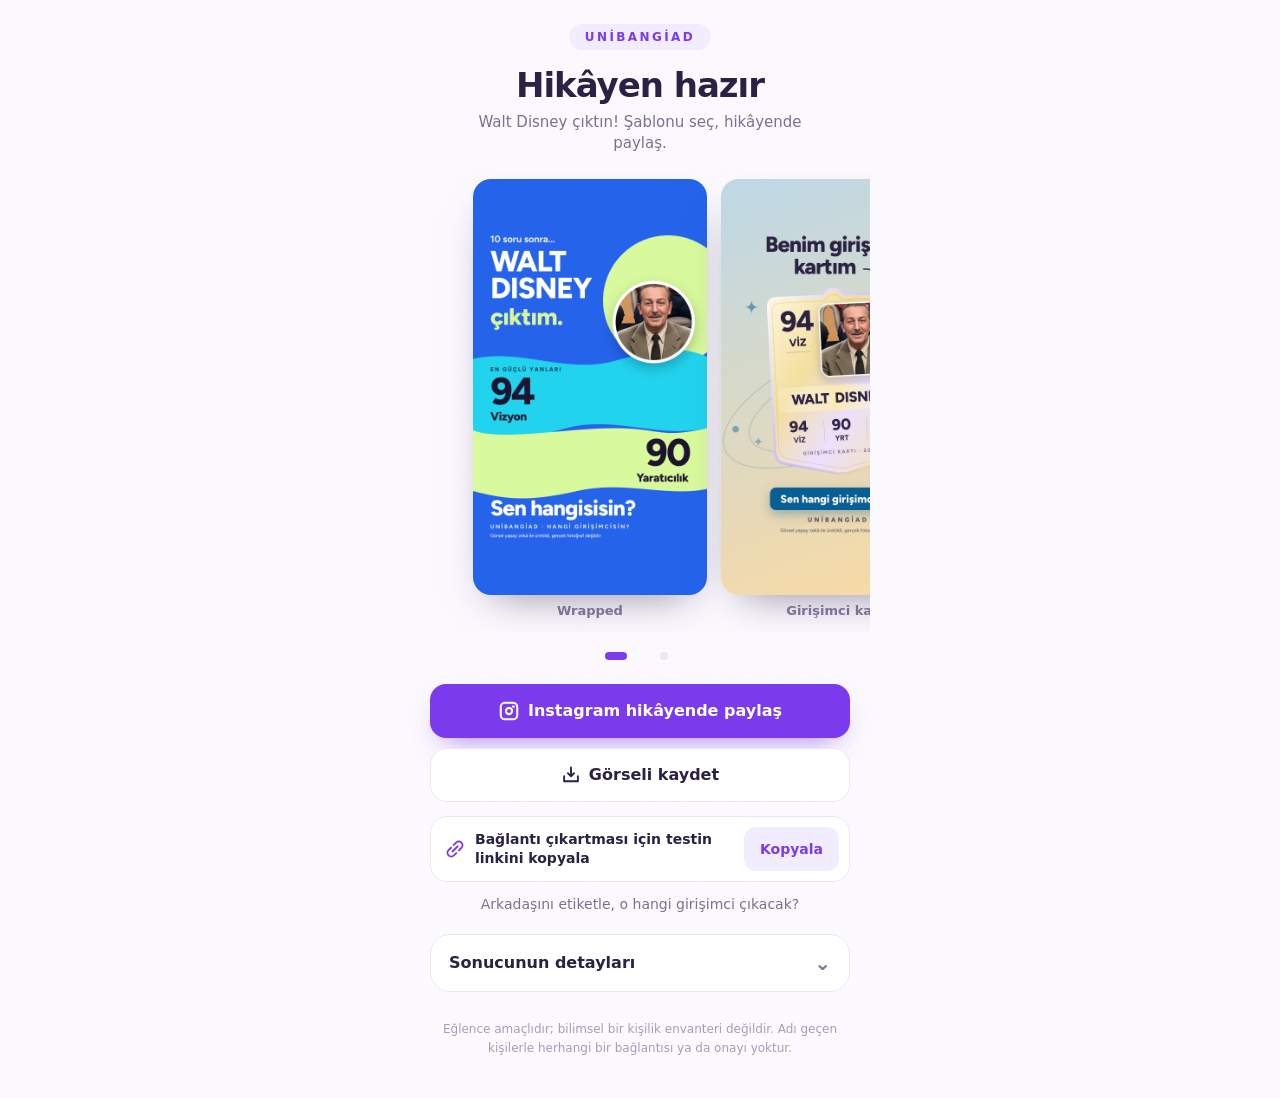
<file: walt-disney/index.html>
<!doctype html>
<html lang="tr">
<head>
<meta charset="utf-8">
<meta name="viewport" content="width=device-width, initial-scale=1, viewport-fit=cover">
<title>Walt Disney çıktım! — Hangi Girişimcisin?</title>
<meta name="description" content="Sen bir ürün satmazsın; insanların içine girmek isteyeceği bir dünya kurarsın.">
<meta name="robots" content="noindex">
<meta name="theme-color" content="#fcfaff">
<meta name="color-scheme" content="light">
<link rel="stylesheet" href="../stil.css">
<link rel="icon" type="image/svg+xml" href="../ikon.svg">
<style>:root{--g1:#0369A1;--g2:#F59E0B}</style>
<meta property="og:title" content="Walt Disney çıktım! — Hangi Girişimcisin?">
<meta property="og:description" content="Sen bir ürün satmazsın; insanların içine girmek isteyeceği bir dünya kurarsın.">
<meta property="og:image" content="https://arifemre1939.github.io/hangi-girisimcisin-paylas/walt-disney/hikaye-wrapped.png">
<script src="../paylas.js" defer></script>
</head>
<body>
<main class="paylas-sayfa">
  <p class="marka" translate="no">UNİBANGİAD</p>
  <h1 class="baslik">Hikâyen hazır</h1>
  <p class="alt-baslik"><span translate="no">Walt Disney</span> çıktın! Şablonu seç, hikâyende paylaş.</p>

  <!-- Kaydırılabilir şablonlar: hangisi ortadaysa paylaş/kaydet onu kullanır (paylas.js). -->
  <div class="sablonlar" id="sablonlar" tabindex="0" aria-label="Hikâye şablonları, yana kaydırarak seç">
    <figure class="sablon" data-dosya="hikaye-wrapped.png"><img src="hikaye-wrapped.png" width="1080" height="1920" alt="Walt Disney — Wrapped hikâye görseli"><figcaption>Wrapped</figcaption></figure>
    <figure class="sablon" data-dosya="hikaye-kart.png"><img src="hikaye-kart.png" width="1080" height="1920" alt="Walt Disney — Girişimci kartı hikâye görseli"><figcaption>Girişimci kartı</figcaption></figure>
  </div>
  <div class="noktalar" id="noktalar"><button type="button" class="nokta aktif" data-i="0" aria-label="Wrapped şablonunu göster"></button><button type="button" class="nokta" data-i="1" aria-label="Girişimci kartı şablonunu göster"></button></div>

  <section class="eylemler">
    <button type="button" class="btn ana" id="paylas-btn"><svg xmlns="http://www.w3.org/2000/svg" width="22" height="22" fill="currentColor" viewBox="0 0 256 256" aria-hidden="true"><path d="M128,80a48,48,0,1,0,48,48A48.05,48.05,0,0,0,128,80Zm0,72a24,24,0,1,1,24-24A24,24,0,0,1,128,152ZM176,20H80A60.07,60.07,0,0,0,20,80v96a60.07,60.07,0,0,0,60,60h96a60.07,60.07,0,0,0,60-60V80A60.07,60.07,0,0,0,176,20Zm36,156a36,36,0,0,1-36,36H80a36,36,0,0,1-36-36V80A36,36,0,0,1,80,44h96a36,36,0,0,1,36,36ZM196,76a16,16,0,1,1-16-16A16,16,0,0,1,196,76Z"></path></svg>Instagram hikâyende paylaş</button>
    <a class="btn" id="kaydet" href="hikaye-wrapped.png" download="walt-disney-hikaye-wrapped.png"><svg xmlns="http://www.w3.org/2000/svg" width="20" height="20" fill="currentColor" viewBox="0 0 256 256" aria-hidden="true"><path d="M228,144v64a12,12,0,0,1-12,12H40a12,12,0,0,1-12-12V144a12,12,0,0,1,24,0v52H204V144a12,12,0,0,1,24,0Zm-108.49,8.49a12,12,0,0,0,17,0l40-40a12,12,0,0,0-17-17L140,115V32a12,12,0,0,0-24,0v83L96.49,95.51a12,12,0,0,0-17,17Z"></path></svg>Görseli kaydet</a>
    <div class="ipucu" id="ipucu" hidden>
      <p><strong>Görsel kaydedildi.</strong> Instagram'da yeni bir hikâye aç ve galeriden bu görseli seç.</p>
      <a href="instagram://story-camera">Instagram'ı aç →</a>
    </div>
    <div class="link-satir">
      <span class="link-ikon"><svg xmlns="http://www.w3.org/2000/svg" width="20" height="20" fill="currentColor" viewBox="0 0 256 256" aria-hidden="true"><path d="M87.5,151.52l64-64a12,12,0,0,1,17,17l-64,64a12,12,0,0,1-17-17Zm131-114a60.08,60.08,0,0,0-84.87,0L103.51,67.61a12,12,0,0,0,17,17l30.07-30.06a36,36,0,0,1,50.93,50.92L171.4,135.52a12,12,0,1,0,17,17l30.08-30.06A60.09,60.09,0,0,0,218.45,37.55ZM135.52,171.4l-30.07,30.08a36,36,0,0,1-50.92-50.93l30.06-30.07a12,12,0,0,0-17-17L37.55,133.58a60,60,0,0,0,84.88,84.87l30.06-30.07a12,12,0,0,0-17-17Z"></path></svg></span>
      <span class="link-metin">Bağlantı çıkartması için testin linkini kopyala</span>
      <button type="button" class="kopyala" id="link-kopyala">Kopyala</button>
    </div>
    <p class="link-yedek" id="link-yedek" hidden>Kopyalanamadı. Basılı tutup kopyala: <span class="secilebilir">https://hangigirisimcisin.duckdns.org</span></p>
    <p class="etiketle">Arkadaşını etiketle, o hangi girişimci çıkacak?</p>
  </section>

  <details class="detay">
    <summary>Sonucunun detayları</summary>
    <section class="kart">
      <div class="portre-alan">
      <svg viewBox="0 0 320 320" fill="none" aria-hidden="true" class="pointer-events-none select-none yorunge"><g transform="rotate(-28 160 160)" stroke="currentColor" stroke-width="1.25"><ellipse cx="160" cy="160" rx="150" ry="64"></ellipse><ellipse cx="160" cy="160" rx="112" ry="46" opacity="0.7"></ellipse><ellipse cx="160" cy="160" rx="74" ry="30" opacity="0.45"></ellipse></g><circle cx="268" cy="78" r="7" fill="currentColor"></circle><circle cx="66" cy="214" r="4" fill="currentColor" opacity="0.7"></circle></svg>
      <div class="portre"><img src="../kisiler/walt-disney.jpg" width="192" height="192" alt="Walt Disney (yapay zekâ ile üretilmiş görsel)"></div>
      <div class="halka" id="halka" hidden>
        <svg viewBox="0 0 96 96" aria-hidden="true"><circle class="iz-halka" cx="48" cy="48" r="40" fill="none" stroke-width="7"/><circle class="dolu-halka" id="halka-dolu" cx="48" cy="48" r="40" fill="none" stroke-width="7" stroke-linecap="round" stroke-dasharray="251.33" stroke-dashoffset="251.33"/></svg>
        <p><b id="uyum"></b><span>uyum</span></p>
      </div>
    </div>
      <p class="kunye">Görsel yapay zekâ ile üretilmiştir, gerçek bir fotoğraf değildir.</p>
      <h2 class="kisi-adi" translate="no">Walt Disney</h2>
      <p class="unvan">Walt Disney Company'nin kurucusu</p>
      <p class="slogan">“Sen bir ürün satmazsın; insanların içine girmek isteyeceği bir dünya kurarsın.”</p>
      <ul class="etiketler" aria-label="Güçlü yanların"><li>Hikâye anlatıcılığı</li><li>Hayal gücü</li><li>Yılmazlık</li></ul>
    </section>
    <section class="profil" id="profil" hidden>
      <h2>Senin profilin</h2>
      <p class="alt">Cevaplarının 7 eksende dağılımı</p>
      <div id="cubuklar"></div>
    </section>
  </details>

  <footer>
    Eğlence amaçlıdır; bilimsel bir kişilik envanteri değildir. Adı geçen kişilerle
    herhangi bir bağlantısı ya da onayı yoktur.
  </footer>
</main>
<script type="application/json" id="veri">{"slug":"walt-disney","name":"Walt Disney","axes":[{"id":"vizyon","label":"Vizyon","color":"#8B5CF6","icon":"\u003csvg xmlns=\"http://www.w3.org/2000/svg\" width=\"20\" height=\"20\" fill=\"currentColor\" viewBox=\"0 0 256 256\" aria-hidden=\"true\">\u003cpath d=\"M237.2,151.87v0a47.1,47.1,0,0,0-2.35-5.45L193.26,51.8a7.82,7.82,0,0,0-1.66-2.44,32,32,0,0,0-45.26,0A8,8,0,0,0,144,55V80H112V55a8,8,0,0,0-2.34-5.66,32,32,0,0,0-45.26,0,7.82,7.82,0,0,0-1.66,2.44L21.15,146.4a47.1,47.1,0,0,0-2.35,5.45v0A48,48,0,1,0,112,168V96h32v72a48,48,0,1,0,93.2-16.13ZM76.71,59.75a16,16,0,0,1,19.29-1v73.51a47.9,47.9,0,0,0-46.79-9.92ZM64,200a32,32,0,1,1,32-32A32,32,0,0,1,64,200ZM160,58.74a16,16,0,0,1,19.29,1l27.5,62.58A47.9,47.9,0,0,0,160,132.25ZM192,200a32,32,0,1,1,32-32A32,32,0,0,1,192,200Z\">\u003c/path>\u003c/svg>"},{"id":"risk","label":"Risk İştahı","color":"#EF4444","icon":"\u003csvg xmlns=\"http://www.w3.org/2000/svg\" width=\"20\" height=\"20\" fill=\"currentColor\" viewBox=\"0 0 256 256\" aria-hidden=\"true\">\u003cpath d=\"M192,32H64A32,32,0,0,0,32,64V192a32,32,0,0,0,32,32H192a32,32,0,0,0,32-32V64A32,32,0,0,0,192,32Zm16,160a16,16,0,0,1-16,16H64a16,16,0,0,1-16-16V64A16,16,0,0,1,64,48H192a16,16,0,0,1,16,16ZM104,92A12,12,0,1,1,92,80,12,12,0,0,1,104,92Zm72,0a12,12,0,1,1-12-12A12,12,0,0,1,176,92Zm-72,72a12,12,0,1,1-12-12A12,12,0,0,1,104,164Zm36-36a12,12,0,1,1-12-12A12,12,0,0,1,140,128Zm36,36a12,12,0,1,1-12-12A12,12,0,0,1,176,164Z\">\u003c/path>\u003c/svg>"},{"id":"analiz","label":"Analitik Düşünce","color":"#0EA5E9","icon":"\u003csvg xmlns=\"http://www.w3.org/2000/svg\" width=\"20\" height=\"20\" fill=\"currentColor\" viewBox=\"0 0 256 256\" aria-hidden=\"true\">\u003cpath d=\"M224,200h-8V40a8,8,0,0,0-8-8H152a8,8,0,0,0-8,8V80H96a8,8,0,0,0-8,8v40H48a8,8,0,0,0-8,8v64H32a8,8,0,0,0,0,16H224a8,8,0,0,0,0-16ZM160,48h40V200H160ZM104,96h40V200H104ZM56,144H88v56H56Z\">\u003c/path>\u003c/svg>"},{"id":"yaratici","label":"Yaratıcılık","color":"#F59E0B","icon":"\u003csvg xmlns=\"http://www.w3.org/2000/svg\" width=\"20\" height=\"20\" fill=\"currentColor\" viewBox=\"0 0 256 256\" aria-hidden=\"true\">\u003cpath d=\"M200.77,53.89A103.27,103.27,0,0,0,128,24h-1.07A104,104,0,0,0,24,128c0,43,26.58,79.06,69.36,94.17A32,32,0,0,0,136,192a16,16,0,0,1,16-16h46.21a31.81,31.81,0,0,0,31.2-24.88,104.43,104.43,0,0,0,2.59-24A103.28,103.28,0,0,0,200.77,53.89Zm13,93.71A15.89,15.89,0,0,1,198.21,160H152a32,32,0,0,0-32,32,16,16,0,0,1-21.31,15.07C62.49,194.3,40,164,40,128a88,88,0,0,1,87.09-88h.9a88.35,88.35,0,0,1,88,87.25A88.86,88.86,0,0,1,213.81,147.6ZM140,76a12,12,0,1,1-12-12A12,12,0,0,1,140,76ZM96,100A12,12,0,1,1,84,88,12,12,0,0,1,96,100Zm0,56a12,12,0,1,1-12-12A12,12,0,0,1,96,156Zm88-56a12,12,0,1,1-12-12A12,12,0,0,1,184,100Z\">\u003c/path>\u003c/svg>"},{"id":"ag","label":"Ağ Kurma","color":"#10B981","icon":"\u003csvg xmlns=\"http://www.w3.org/2000/svg\" width=\"20\" height=\"20\" fill=\"currentColor\" viewBox=\"0 0 256 256\" aria-hidden=\"true\">\u003cpath d=\"M254.3,107.91,228.78,56.85a16,16,0,0,0-21.47-7.15L182.44,62.13,130.05,48.27a8.14,8.14,0,0,0-4.1,0L73.56,62.13,48.69,49.7a16,16,0,0,0-21.47,7.15L1.7,107.9a16,16,0,0,0,7.15,21.47l27,13.51,55.49,39.63a8.06,8.06,0,0,0,2.71,1.25l64,16a8,8,0,0,0,7.6-2.1l55.07-55.08,26.42-13.21a16,16,0,0,0,7.15-21.46Zm-54.89,33.37L165,113.72a8,8,0,0,0-10.68.61C136.51,132.27,116.66,130,104,122L147.24,80h31.81l27.21,54.41ZM41.53,64,62,74.22,36.43,125.27,16,115.06Zm116,119.13L99.42,168.61l-49.2-35.14,28-56L128,64.28l9.8,2.59-45,43.68-.08.09a16,16,0,0,0,2.72,24.81c20.56,13.13,45.37,11,64.91-5L188,152.66Zm62-57.87-25.52-51L214.47,64,240,115.06Zm-87.75,92.67a8,8,0,0,1-7.75,6.06,8.13,8.13,0,0,1-1.95-.24L80.41,213.33a7.89,7.89,0,0,1-2.71-1.25L51.35,193.26a8,8,0,0,1,9.3-13l25.11,17.94L126,208.24A8,8,0,0,1,131.82,217.94Z\">\u003c/path>\u003c/svg>"},{"id":"uygulama","label":"Uygulama Gücü","color":"#F43F5E","icon":"\u003csvg xmlns=\"http://www.w3.org/2000/svg\" width=\"20\" height=\"20\" fill=\"currentColor\" viewBox=\"0 0 256 256\" aria-hidden=\"true\">\u003cpath d=\"M128,80a48,48,0,1,0,48,48A48.05,48.05,0,0,0,128,80Zm0,80a32,32,0,1,1,32-32A32,32,0,0,1,128,160Zm88-29.84q.06-2.16,0-4.32l14.92-18.64a8,8,0,0,0,1.48-7.06,107.21,107.21,0,0,0-10.88-26.25,8,8,0,0,0-6-3.93l-23.72-2.64q-1.48-1.56-3-3L186,40.54a8,8,0,0,0-3.94-6,107.71,107.71,0,0,0-26.25-10.87,8,8,0,0,0-7.06,1.49L130.16,40Q128,40,125.84,40L107.2,25.11a8,8,0,0,0-7.06-1.48A107.6,107.6,0,0,0,73.89,34.51a8,8,0,0,0-3.93,6L67.32,64.27q-1.56,1.49-3,3L40.54,70a8,8,0,0,0-6,3.94,107.71,107.71,0,0,0-10.87,26.25,8,8,0,0,0,1.49,7.06L40,125.84Q40,128,40,130.16L25.11,148.8a8,8,0,0,0-1.48,7.06,107.21,107.21,0,0,0,10.88,26.25,8,8,0,0,0,6,3.93l23.72,2.64q1.49,1.56,3,3L70,215.46a8,8,0,0,0,3.94,6,107.71,107.71,0,0,0,26.25,10.87,8,8,0,0,0,7.06-1.49L125.84,216q2.16.06,4.32,0l18.64,14.92a8,8,0,0,0,7.06,1.48,107.21,107.21,0,0,0,26.25-10.88,8,8,0,0,0,3.93-6l2.64-23.72q1.56-1.48,3-3L215.46,186a8,8,0,0,0,6-3.94,107.71,107.71,0,0,0,10.87-26.25,8,8,0,0,0-1.49-7.06Zm-16.1-6.5a73.93,73.93,0,0,1,0,8.68,8,8,0,0,0,1.74,5.48l14.19,17.73a91.57,91.57,0,0,1-6.23,15L187,173.11a8,8,0,0,0-5.1,2.64,74.11,74.11,0,0,1-6.14,6.14,8,8,0,0,0-2.64,5.1l-2.51,22.58a91.32,91.32,0,0,1-15,6.23l-17.74-14.19a8,8,0,0,0-5-1.75h-.48a73.93,73.93,0,0,1-8.68,0,8,8,0,0,0-5.48,1.74L100.45,215.8a91.57,91.57,0,0,1-15-6.23L82.89,187a8,8,0,0,0-2.64-5.1,74.11,74.11,0,0,1-6.14-6.14,8,8,0,0,0-5.1-2.64L46.43,170.6a91.32,91.32,0,0,1-6.23-15l14.19-17.74a8,8,0,0,0,1.74-5.48,73.93,73.93,0,0,1,0-8.68,8,8,0,0,0-1.74-5.48L40.2,100.45a91.57,91.57,0,0,1,6.23-15L69,82.89a8,8,0,0,0,5.1-2.64,74.11,74.11,0,0,1,6.14-6.14A8,8,0,0,0,82.89,69L85.4,46.43a91.32,91.32,0,0,1,15-6.23l17.74,14.19a8,8,0,0,0,5.48,1.74,73.93,73.93,0,0,1,8.68,0,8,8,0,0,0,5.48-1.74L155.55,40.2a91.57,91.57,0,0,1,15,6.23L173.11,69a8,8,0,0,0,2.64,5.1,74.11,74.11,0,0,1,6.14,6.14,8,8,0,0,0,5.1,2.64l22.58,2.51a91.32,91.32,0,0,1,6.23,15l-14.19,17.74A8,8,0,0,0,199.87,123.66Z\">\u003c/path>\u003c/svg>"},{"id":"sahne","label":"Sahne Gücü","color":"#D946EF","icon":"\u003csvg xmlns=\"http://www.w3.org/2000/svg\" width=\"20\" height=\"20\" fill=\"currentColor\" viewBox=\"0 0 256 256\" aria-hidden=\"true\">\u003cpath d=\"M168,16A72.07,72.07,0,0,0,96,88a73.29,73.29,0,0,0,.63,9.42L27.12,192.22A15.93,15.93,0,0,0,28.71,213L43,227.29a15.93,15.93,0,0,0,20.78,1.59l94.81-69.53A73.29,73.29,0,0,0,168,160a72,72,0,1,0,0-144Zm56,72a55.72,55.72,0,0,1-11.16,33.52L134.49,43.16A56,56,0,0,1,224,88ZM54.32,216,40,201.68,102.14,117A72.37,72.37,0,0,0,139,153.86ZM112,88a55.67,55.67,0,0,1,11.16-33.51l78.34,78.34A56,56,0,0,1,112,88Zm-2.35,58.34a8,8,0,0,1,0,11.31l-8,8a8,8,0,1,1-11.31-11.31l8-8A8,8,0,0,1,109.67,146.33Z\">\u003c/path>\u003c/svg>"}],"profile":[94,81,25,90,58,46,81],"weight":1,"link":"https://hangigirisimcisin.duckdns.org"}</script>
</body>
</html>
</file>
<file: stil.css>
/* Paylaşım sitesi — `npm run paylasim` paylasim-sitesi/ köküne kopyalar.
 * 2026-10-06: uygulamanın yeni tasarımıyla aynı dil (src/app/globals.css'teki
 * anlamsal renkler, hep aydınlık). Renk değiştirirken İKİ dosyayı birlikte değiştir.
 * Yazı tipi sistem fontu: telefonda ek indirme olmadan anında açılsın. */
* { box-sizing: border-box; }
:root {
  --canvas: #fcfaff;
  --surface: #ffffff;
  --surface-2: #f5f1fe;
  --line: #ece6f8;
  --ink: #2b2142;
  --muted: #7a7190;
  --faint: #a49cb8;
  --accent: #7c3aed;
  --accent-strong: #6d28d9;
  --accent-soft: #f2ecff;
  /* Hep aydınlık: tarayıcı kendi karanlık temasını uygulamasın. */
  color-scheme: light;
}
html { -webkit-text-size-adjust: 100%; touch-action: manipulation; -webkit-tap-highlight-color: transparent; }
body {
  margin: 0;
  min-height: 100dvh;
  overflow-x: clip;
  font-family: system-ui, -apple-system, "Segoe UI", Roboto, sans-serif;
  color: var(--ink);
  background: var(--canvas);
}
/* Film greni — uygulamadaki body::before ile aynı. */
body::before {
  content: "";
  position: fixed;
  inset: 0;
  z-index: -1;
  pointer-events: none;
  opacity: .035;
  background-image: url("data:image/svg+xml;utf8,<svg xmlns='http://www.w3.org/2000/svg' width='160' height='160'><filter id='g'><feTurbulence type='fractalNoise' baseFrequency='0.9' numOctaves='2' stitchTiles='stitch'/><feColorMatrix values='0 0 0 0 0.5  0 0 0 0 0.45  0 0 0 0 0.6  0 0 0 1.4 -0.35'/></filter><rect width='100%' height='100%' filter='url(%23g)'/></svg>");
}
/* viewport-fit=cover ile sayfa çentiğin ve alt çubuğun altına uzanır; env() payı
 * yazıları güvenli alanda tutar (yan tutuşta çentik, altta ana ekran çubuğu). */
main {
  max-width: 460px;
  margin: 0 auto;
  padding: max(24px, env(safe-area-inset-top)) max(20px, env(safe-area-inset-right))
    max(40px, calc(env(safe-area-inset-bottom) + 16px)) max(20px, env(safe-area-inset-left));
}

/* Kulüp rozeti (quiz.meta.club) — sayfanın en üstü. */
.marka {
  display: block;
  width: max-content;
  margin: 0 auto 18px;
  padding: 6px 16px;
  border-radius: 999px;
  font-size: 12px;
  font-weight: 800;
  letter-spacing: .2em;
  color: var(--accent);
  background: var(--accent-soft);
}

.ust { margin: 0; text-align: center; font-size: 14px; font-weight: 500; color: var(--muted); }

/* ---------- Sonuç kartı (uygulamadaki sonuç sayfasının telefon hâli) ---------- */
.kart { text-align: center; }
.portre-alan { position: relative; width: max-content; margin: 22px auto 0; }
.yorunge {
  position: absolute;
  left: 50%;
  top: 50%;
  width: 320px;
  height: 320px;
  transform: translate(-50%, -50%);
  color: var(--accent);
  opacity: .25;
  pointer-events: none;
}
.portre {
  position: relative;
  display: flex;
  align-items: center;
  justify-content: center;
  width: 192px;
  height: 192px;
  overflow: hidden;
  border-radius: 34px;
  font-size: 72px;
  background: linear-gradient(140deg, var(--g1), var(--g2));
  /* Kişinin kart renginde yumuşak gölge: her sonuç kendi tonunu taşır. */
  box-shadow: 0 26px 56px -28px var(--g1);
}
.portre img { display: block; width: 100%; height: 100%; object-fit: cover; }

/* Uyum halkası (yalnızca ?p varken; paylas.js doldurur) */
.halka {
  position: absolute;
  right: -30px;
  bottom: -18px;
  display: flex;
  align-items: center;
  justify-content: center;
  width: 88px;
  height: 88px;
  border-radius: 50%;
  background: var(--surface);
  box-shadow: 0 12px 30px -14px rgba(43, 33, 66, .45);
}
.halka svg { position: absolute; inset: 0; width: 100%; height: 100%; transform: rotate(-90deg); }
.halka .iz-halka { stroke: var(--accent-soft); }
.halka .dolu-halka { stroke: var(--accent); transition: stroke-dashoffset .9s cubic-bezier(.2, .8, .2, 1); }
.halka p { position: relative; margin: 0; line-height: 1; }
.halka b { display: block; font-size: 21px; font-weight: 800; letter-spacing: -.02em; }
.halka span { display: block; margin-top: 3px; font-size: 11px; font-weight: 600; color: var(--muted); }

.kunye { margin: 26px auto 0; max-width: 320px; text-align: center; font-size: 11px; line-height: 1.5; color: var(--faint); }
.kunye a { color: inherit; text-decoration: underline dotted; text-underline-offset: 2px; }

.kart .kisi-adi { margin: 16px 0 0; font-size: 34px; font-weight: 800; line-height: 1.02; letter-spacing: -.03em; text-wrap: balance; }
.kart .unvan { margin: 8px 0 0; font-size: 15px; font-weight: 500; color: var(--muted); line-height: 1.45; }
.kart .slogan { margin: 16px auto 0; max-width: 340px; font-size: 17px; font-style: italic; line-height: 1.4; text-wrap: pretty; }
.etiketler { display: flex; flex-wrap: wrap; justify-content: center; gap: 8px; margin: 18px 0 0; padding: 0; list-style: none; }
.etiketler li {
  padding: 6px 14px;
  border: 1px solid var(--line);
  border-radius: 999px;
  background: var(--surface);
  font-size: 14px;
  font-weight: 500;
}

/* ---------- Paylaşım sayfası (2026-10-08): hikâye en üstte ---------- */
.baslik { margin: 0; text-align: center; font-size: 34px; font-weight: 800; letter-spacing: -.03em; line-height: 1.05; }
.alt-baslik { margin: 8px auto 0; max-width: 340px; text-align: center; font-size: 15px; line-height: 1.45; color: var(--muted); }

/* Kaydırılabilir şablonlar: ortadaki seçili, yanındaki kenardan görünür
 * (kaydırılabildiği anlaşılsın). Kütüphane yok: scroll-snap. */
.sablonlar {
  display: flex;
  gap: 14px;
  margin: 18px -20px 0;
  padding: 6px 15% 14px;
  overflow-x: auto;
  scroll-snap-type: x mandatory;
  scrollbar-width: none;
  -webkit-overflow-scrolling: touch;
}
.sablonlar::-webkit-scrollbar { display: none; }
.sablonlar:focus-visible { outline: none; box-shadow: inset 0 0 0 3px rgba(124, 58, 237, .35); border-radius: 18px; }
.sablon { flex: 0 0 70%; margin: 0; scroll-snap-align: center; }
.sablon img {
  display: block;
  width: 100%;
  height: auto;
  border-radius: 18px;
  box-shadow: 0 18px 40px -20px rgba(43, 33, 66, .55);
}
.sablon figcaption { margin-top: 8px; text-align: center; font-size: 13px; font-weight: 600; color: var(--muted); }
.noktalar { display: flex; justify-content: center; gap: 4px; margin-top: 2px; }
/* Görünen nokta 8 px; dokunma alanı 44 px (buton çevresi şeffaf). */
.nokta {
  width: 44px;
  height: 44px;
  border: 0;
  padding: 0;
  background: transparent;
  cursor: pointer;
}
.nokta::after {
  content: "";
  display: block;
  width: 8px;
  height: 8px;
  margin: 0 auto;
  border-radius: 999px;
  background: var(--line);
  transition: width .2s, background-color .2s;
}
.nokta.aktif::after { width: 22px; background: var(--accent); }

.eylemler { margin-top: 6px; }
.link-satir {
  display: flex;
  align-items: center;
  gap: 10px;
  margin-top: 14px;
  padding: 10px 10px 10px 14px;
  border: 1px solid var(--line);
  border-radius: 16px;
  background: var(--surface);
}
.link-ikon { display: flex; flex-shrink: 0; color: var(--accent); }
.link-metin { flex: 1; min-width: 0; font-size: 14px; font-weight: 600; line-height: 1.35; }
.kopyala {
  flex-shrink: 0;
  min-height: 44px;
  padding: 0 16px;
  border: 0;
  border-radius: 12px;
  font: inherit;
  font-size: 14px;
  font-weight: 700;
  color: var(--accent);
  background: var(--accent-soft);
  cursor: pointer;
}
.kopyala.tamam { color: #047857; background: #d1fae5; }
.link-yedek { margin: 10px 0 0; font-size: 13px; line-height: 1.5; color: var(--muted); text-align: center; }
.secilebilir { user-select: all; -webkit-user-select: all; font-weight: 700; color: var(--ink); word-break: break-all; }
.etiketle { margin: 14px 0 0; text-align: center; font-size: 14px; color: var(--muted); }

/* Sonuç ayrıntıları: açılır kutu (paylaşmaya gelen kişinin önünü kesmesin). */
.detay {
  margin-top: 22px;
  border: 1px solid var(--line);
  border-radius: 20px;
  background: var(--surface);
}
.detay summary {
  display: flex;
  align-items: center;
  justify-content: space-between;
  min-height: 56px;
  padding: 0 18px;
  font-weight: 700;
  cursor: pointer;
  list-style: none;
}
.detay summary::-webkit-details-marker { display: none; }
.detay summary::after { content: "⌄"; font-size: 20px; color: var(--muted); transition: transform .2s; }
.detay[open] summary::after { transform: rotate(180deg); }
.detay .kart { padding: 4px 18px 22px; }

/* ---------- Kartlar ---------- */
.profil {
  margin: 0 18px 18px;
  padding: 18px;
  border: 1px solid var(--line);
  border-radius: 20px;
  background: var(--surface);
}

.btn {
  display: flex;
  align-items: center;
  justify-content: center;
  gap: 8px;
  width: 100%;
  min-height: 54px;
  border: 1px solid var(--line);
  border-radius: 16px;
  font: inherit;
  font-size: 16px;
  font-weight: 700;
  text-decoration: none;
  color: var(--ink);
  background: var(--surface);
  cursor: pointer;
  transition: transform .2s, background-color .2s, border-color .2s;
}
.btn svg { flex-shrink: 0; }
.btn.ana {
  border-color: transparent;
  color: #fff;
  background: var(--accent);
  box-shadow: 0 12px 28px -14px rgba(124, 58, 237, .8);
}
.btn.ana:hover { background: var(--accent-strong); }
.btn:not(.ana):hover { border-color: var(--accent); color: var(--accent); }
.btn + .btn { margin-top: 10px; }
.btn:active { transform: scale(.98); }
.btn:focus-visible { outline: none; box-shadow: 0 0 0 4px rgba(124, 58, 237, .3); }

.ipucu {
  margin-top: 14px;
  padding: 14px;
  border: 1px solid rgba(251, 191, 36, .45);
  border-radius: 16px;
  background: rgba(251, 191, 36, .1);
  font-size: 14px;
  line-height: 1.5;
  text-align: left;
}
.ipucu p { margin: 0 0 8px; }
.ipucu a { color: var(--accent); font-weight: 700; }

/* ---------- Profil çubukları (uygulamadaki ui/axis-bar.tsx ile aynı) ---------- */
.profil h2 { margin: 0; font-size: 20px; font-weight: 700; letter-spacing: -.01em; }
.profil .alt { margin: 4px 0 8px; font-size: 14px; color: var(--muted); }
/* --renk her satırda eksenin rengi (paylas.js verir). Her eksen kendi rengini korur
 * (kullanıcı kararı). color-mix desteklemeyen eski tarayıcılar önceki satırdaki yedeği kullanır. */
.cubuk { --renk: #7c3aed; padding: 10px 0; }
.cubuk-ust { display: flex; align-items: center; gap: 12px; }
.ikon {
  display: flex;
  flex-shrink: 0;
  align-items: center;
  justify-content: center;
  width: 36px;
  height: 36px;
  border-radius: 11px;
  color: var(--renk);
  background: #f5f1fe;
  background: color-mix(in srgb, var(--renk) 15%, transparent);
}
.ad { flex: 1; min-width: 0; overflow: hidden; text-overflow: ellipsis; white-space: nowrap; font-size: 15px; font-weight: 600; }
.rozet-tepe {
  flex-shrink: 0;
  padding: 2px 8px;
  border: 1px solid var(--renk);
  border-color: color-mix(in srgb, var(--renk) 45%, transparent);
  border-radius: 999px;
  font-size: 12px;
  font-weight: 600;
  color: var(--renk);
  color: color-mix(in srgb, var(--renk) 72%, var(--ink));
}
.deger {
  flex-shrink: 0;
  min-width: 36px;
  text-align: right;
  font-size: 15px;
  font-weight: 700;
  font-variant-numeric: tabular-nums;
  color: var(--renk);
  color: color-mix(in srgb, var(--renk) 72%, var(--ink));
}
.iz {
  height: 10px;
  margin: 8px 0 0 48px;
  border-radius: 999px;
  overflow: hidden;
  background: var(--surface-2);
  background: color-mix(in srgb, var(--renk) 12%, var(--surface-2));
}
.dolgu {
  width: 0;
  height: 100%;
  border-radius: 999px;
  background: var(--renk);
  opacity: .8;
  transition: width .9s cubic-bezier(.2, .8, .2, 1);
}
.cubuk.tepe .dolgu { opacity: 1; }
@media (prefers-reduced-motion: reduce) { .dolgu, .halka .dolu-halka { transition: none; } }

/* ---------- Ana sayfa (QR'sız gelenler) ---------- */
.giris { position: relative; padding-top: 24px; }
.giris .yorunge { left: auto; right: -110px; top: -40px; transform: none; width: 280px; height: 280px; }
.giris .etiket { position: relative; margin: 0; font-size: 14px; font-weight: 500; color: var(--muted); }
.giris h1 { position: relative; margin: 10px 0 0; font-size: 46px; font-weight: 800; line-height: .98; letter-spacing: -.035em; }
.giris p.metin { position: relative; margin: 16px 0 0; font-size: 17px; line-height: 1.55; color: var(--muted); }

footer { margin-top: 28px; text-align: center; font-size: 12px; line-height: 1.6; color: var(--faint); }

[hidden] { display: none !important; }
</file>
